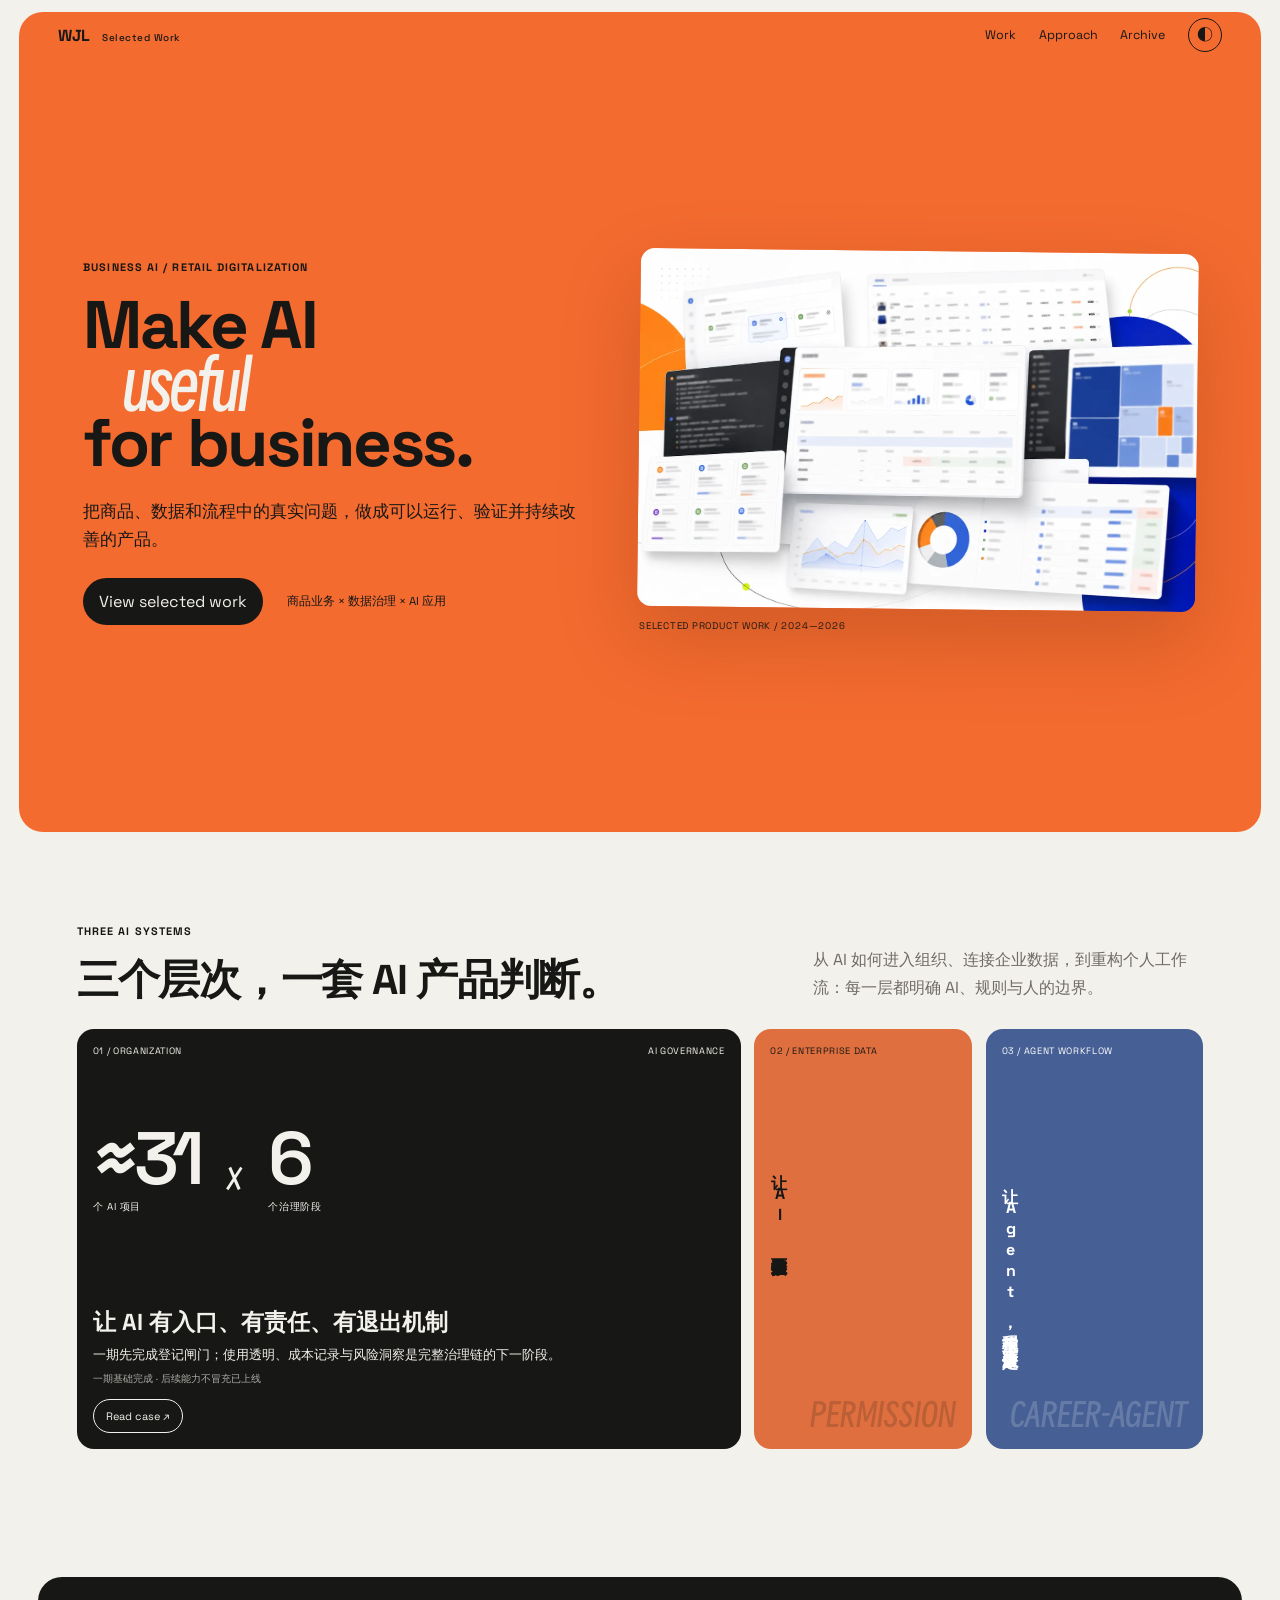
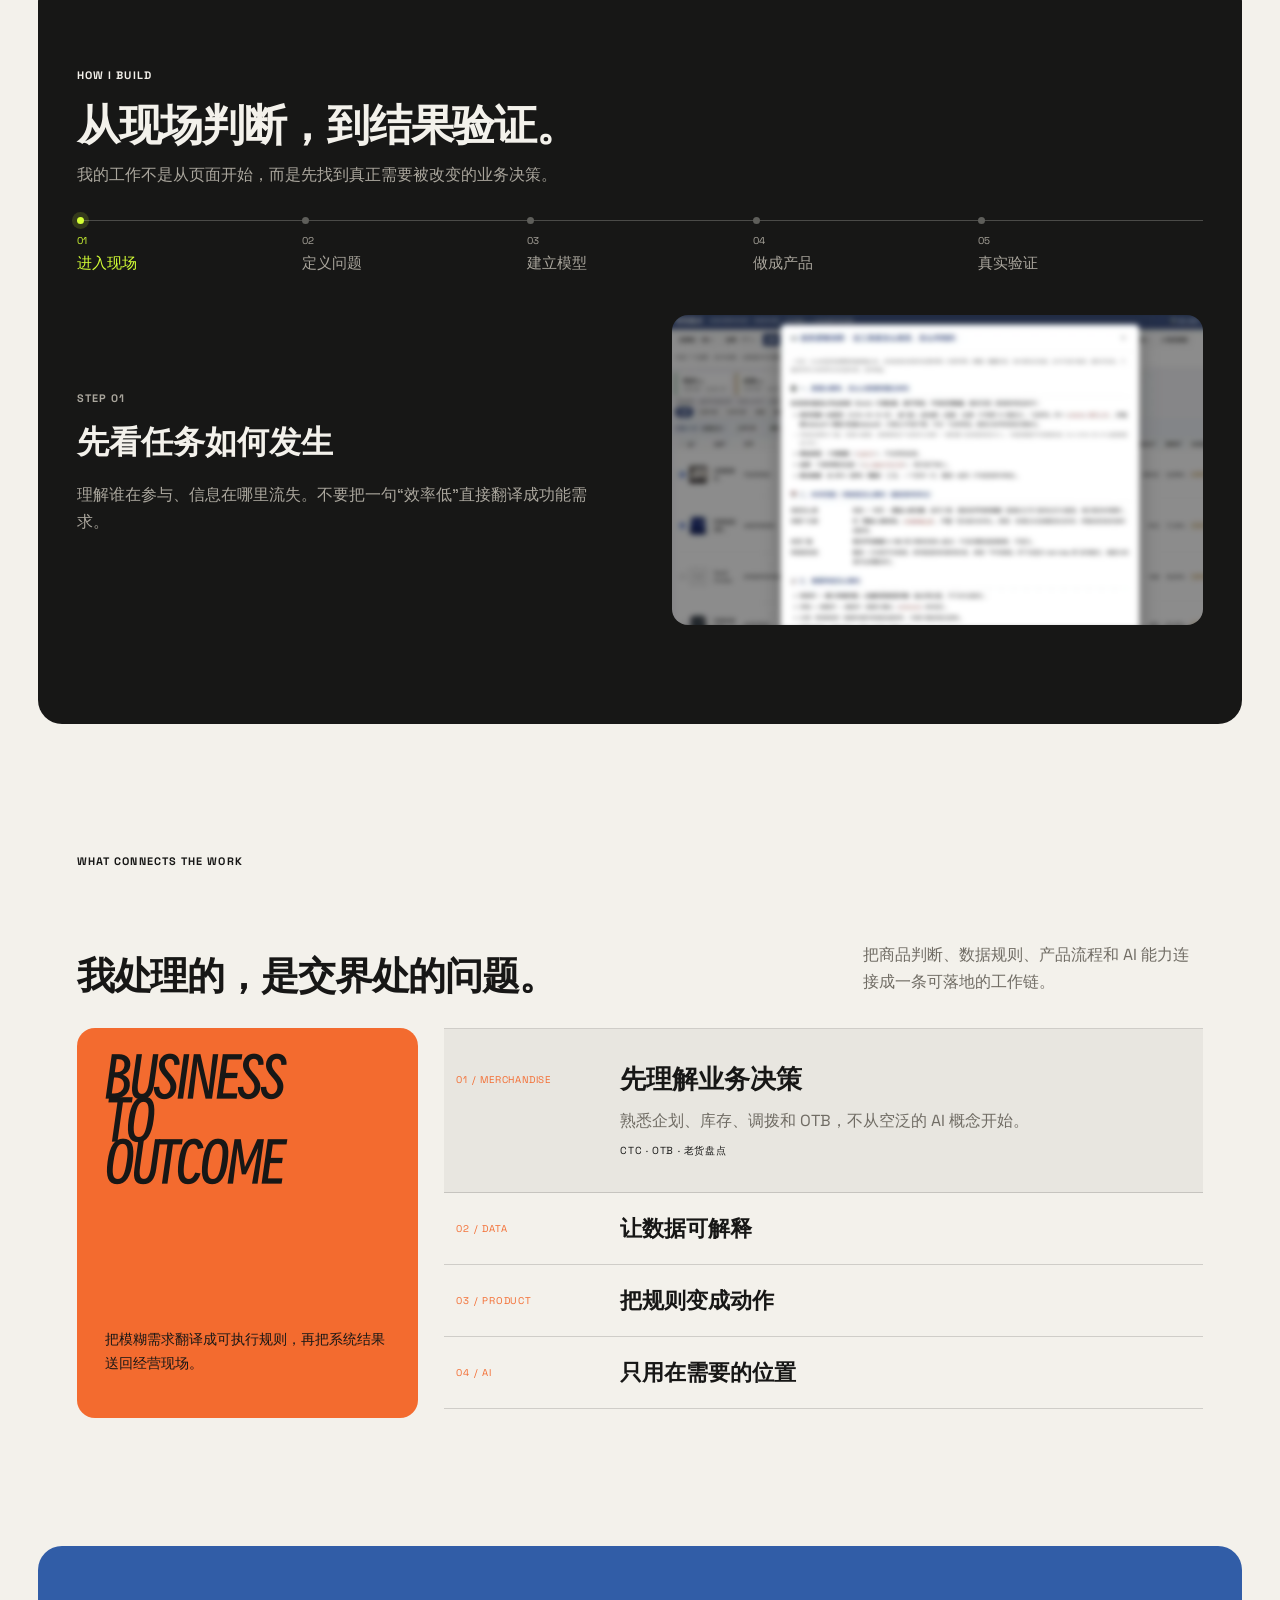
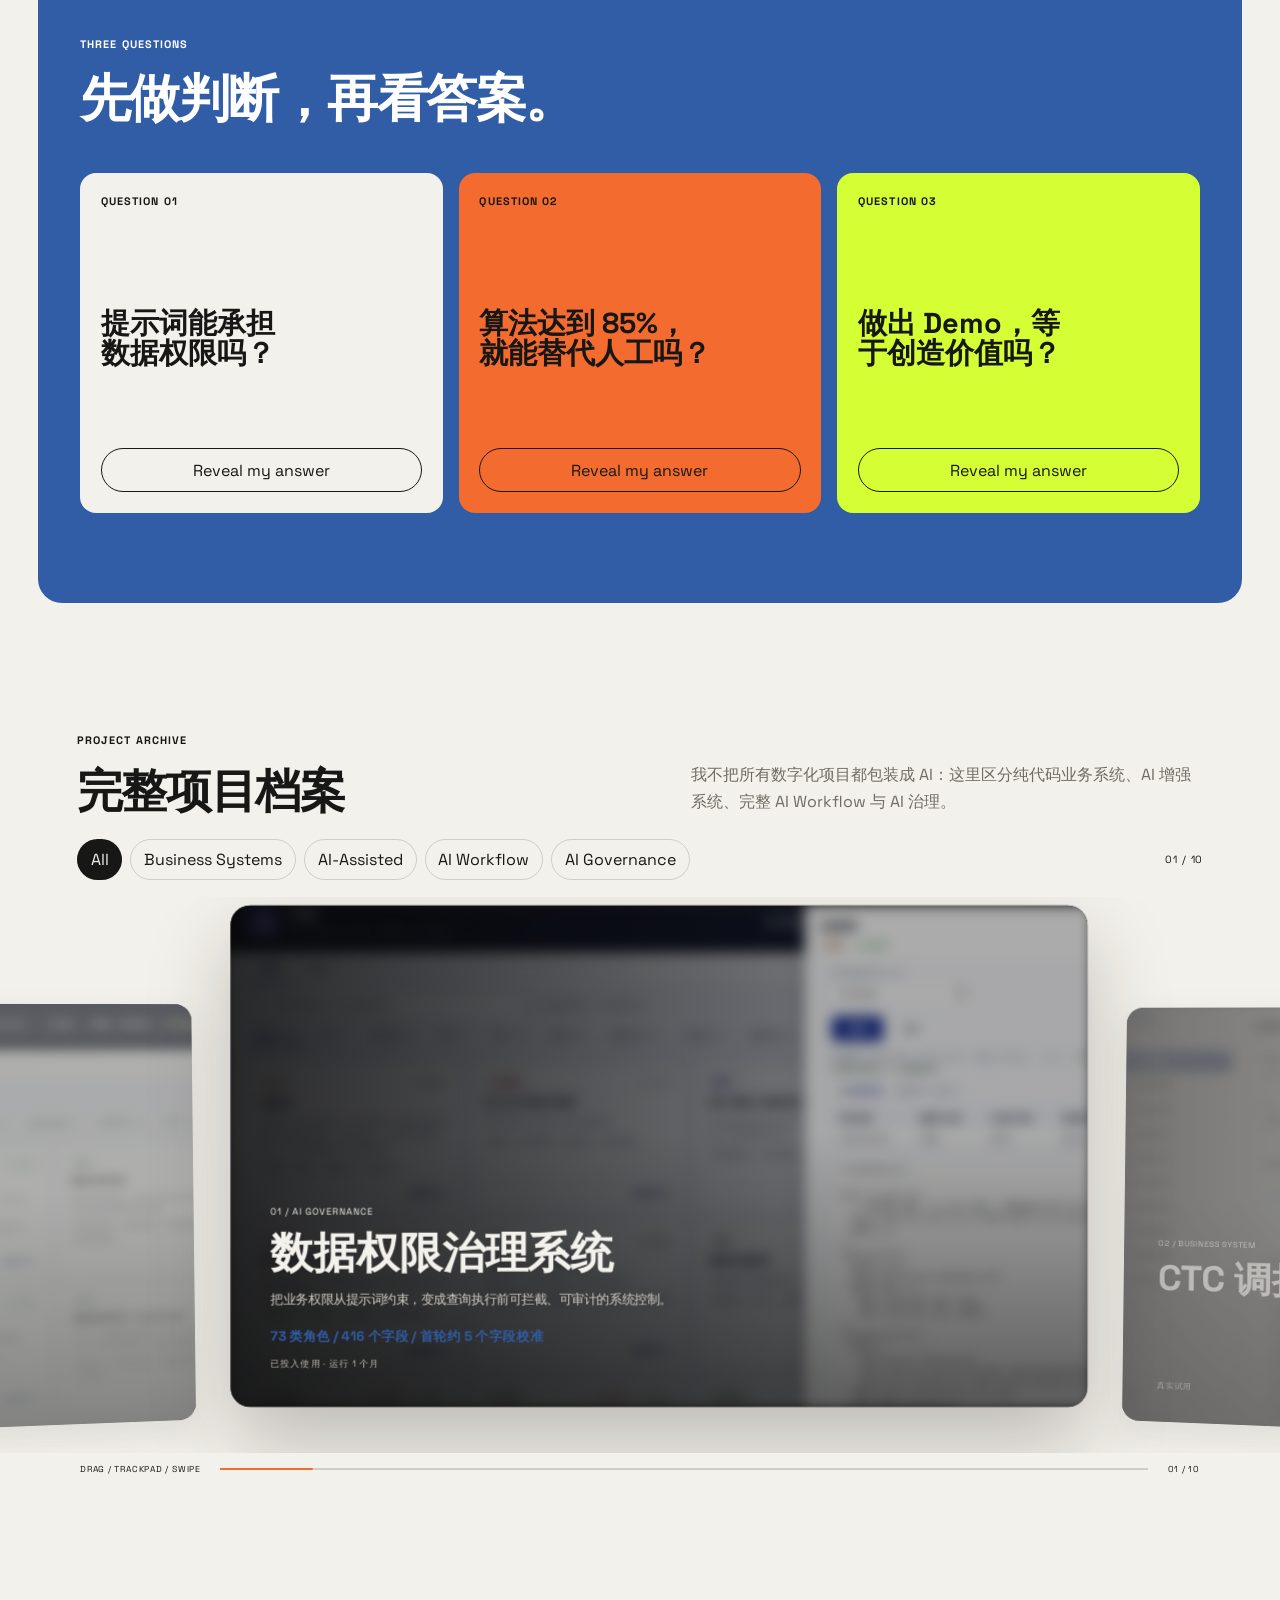
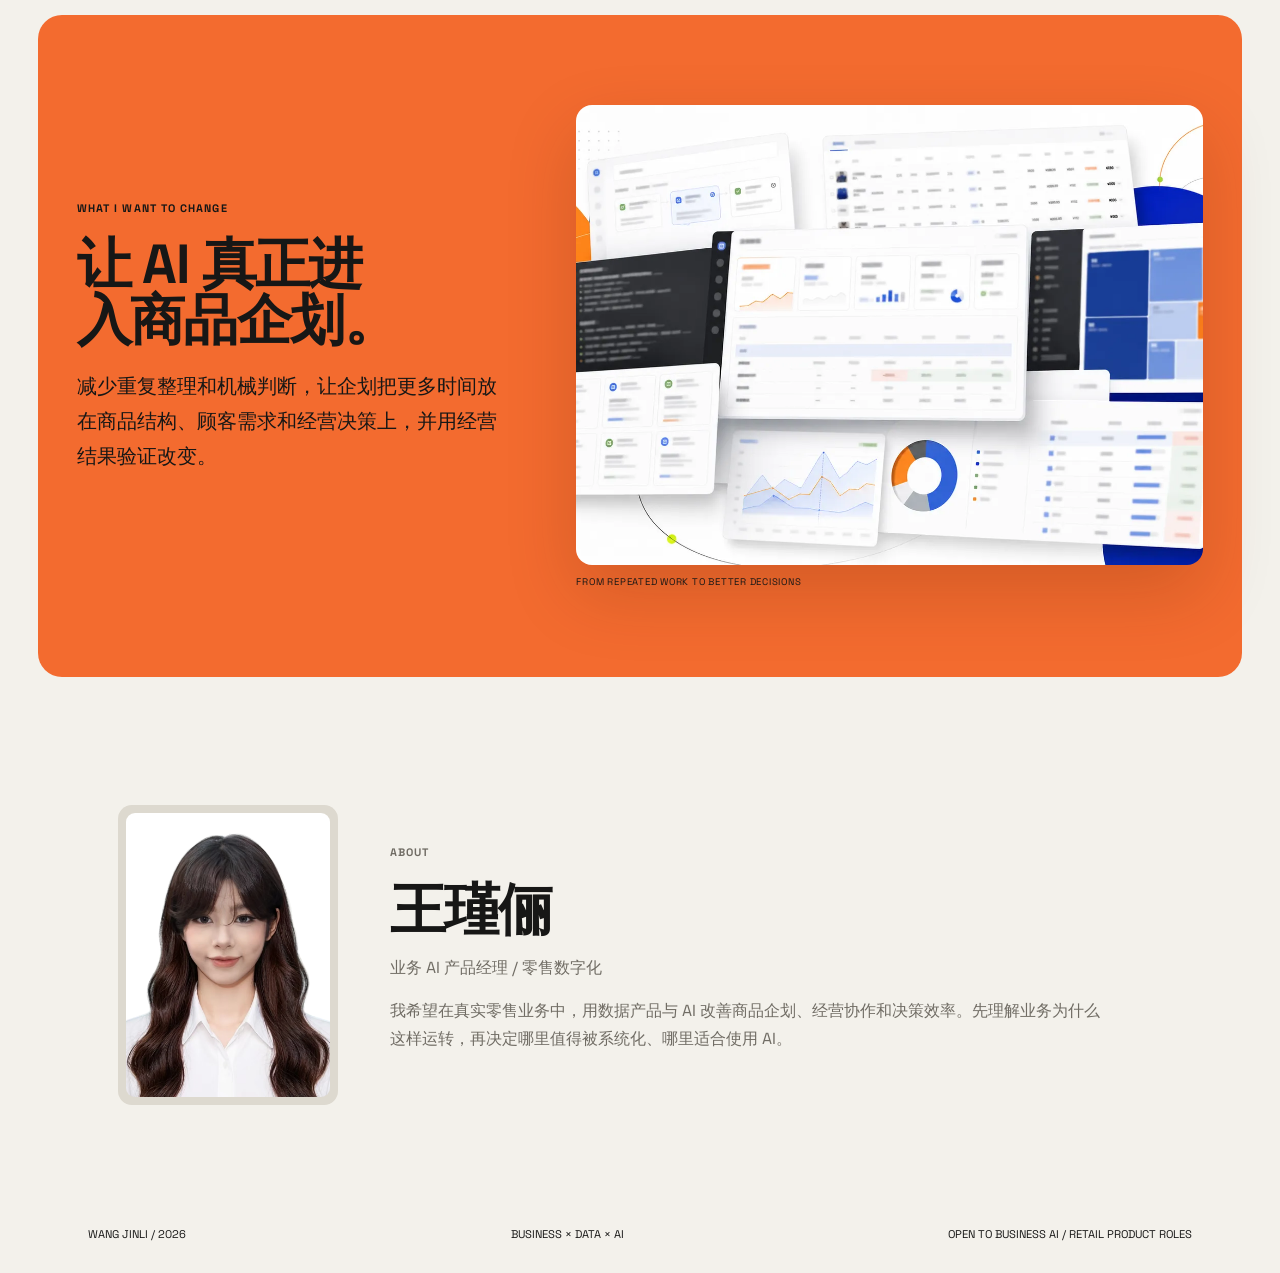
<file: index.html>
<!doctype html>
<html lang="zh-CN">
<head>
  <meta charset="utf-8">
  <meta name="viewport" content="width=device-width, initial-scale=1, viewport-fit=cover">
  <meta name="description" content="王瑾俪的业务 AI、商品企划与零售数字化作品集">
  <title>王瑾俪 | Business × Data × AI</title>
  <link rel="preload" as="image" href="assets/hero-collage.webp" type="image/webp">
  <link rel="stylesheet" href="styles.css">
</head>
<body>
  <a class="skip" href="#work">跳到项目</a>
  <header class="nav">
    <a class="logo" href="#top">WJL <span>Selected Work</span></a>
    <nav><a href="#work">Work</a><a href="#approach">Approach</a><a href="#archive">Archive</a><button id="themeToggle">◐</button></nav>
  </header>

  <main id="top">
    <section class="hero">
      <div class="hero-copy">
        <p class="label">BUSINESS AI / RETAIL DIGITALIZATION</p>
        <h1><span>Make AI</span><em>useful</em><span>for business.</span></h1>
        <p class="hero-cn">把商品、数据和流程中的真实问题，做成可以运行、验证并持续改善的产品。</p>
        <div class="hero-actions"><a href="#work">View selected work</a><span>商品业务 × 数据治理 × AI 应用</span></div>
      </div>
      <figure class="hero-media">
        <img src="assets/hero-collage.webp" width="1400" height="899" fetchpriority="high" decoding="async" alt="零售数字化系统界面拼贴">
        <figcaption>SELECTED PRODUCT WORK / 2024—2026</figcaption>
      </figure>
    </section>

    <section class="work" id="work">
      <header class="work-heading"><div><p class="label">THREE AI SYSTEMS</p><h2>三个层次，<br>一套 AI 产品判断。</h2></div><p>从 AI 如何进入组织、连接企业数据，到重构个人工作流：每一层都明确 AI、规则与人的边界。</p></header>
      <div class="impact-board" id="impactBoard">
        <article class="impact-card active" tabindex="0" data-impact="hive">
          <div class="impact-top"><span>01 / ORGANIZATION</span><span>AI GOVERNANCE</span></div>
          <div class="impact-metric"><div><b>≈31</b><small>个 AI 项目</small></div><i>×</i><div><b>6</b><small>个治理阶段</small></div></div>
          <div class="impact-story"><h3>让 AI 有入口、有责任、有退出机制</h3><p>一期先完成登记闸门；使用透明、成本记录与风险洞察是完整治理链的下一阶段。</p><small>一期基础完成 · 后续能力不冒充已上线</small><button data-open="hive">Read case ↗</button></div>
        </article>
        <article class="impact-card" tabindex="0" data-impact="permission">
          <div class="impact-top"><span>02 / ENTERPRISE DATA</span><span>IN PRODUCTION</span></div>
          <div class="impact-metric single"><div><b>73</b><small>类真实角色</small></div><i>×</i><div><b>416</b><small>个分级字段</small></div></div>
          <div class="impact-story"><h3>让 AI 在可信边界内连接企业数据</h3><p>身份、权限、受控查询、输出校验和审计进入同一条真实链路。</p><small>已运行 1 个月 · 首轮约 5 个字段校准</small><button data-open="permission">Read case ↗</button></div>
        </article>
        <article class="impact-card" tabindex="0" data-impact="career-agent">
          <div class="impact-top"><span>03 / AGENT WORKFLOW</span><span>LOCAL PRODUCT</span></div>
          <div class="impact-metric workflow-metric"><div><b>4</b><small>DISCOVER · ANALYZE<br>REVIEW · ACT</small></div></div>
          <div class="impact-story"><h3>让 Agent 重构流程，但不替人做决定</h3><p>发现岗位、理解 JD、生成草稿；用户确认后，系统才执行模拟沟通并完整留痕。</p><small>可运行本地产品 · Human-in-the-Loop</small><button data-open="career-agent">Open workflow ↗</button></div>
        </article>
      </div>
    </section>

    <section class="approach" id="approach">
      <header><p class="label">HOW I BUILD</p><h2>从现场判断，到结果验证。</h2><p>我的工作不是从页面开始，而是先找到真正需要被改变的业务决策。</p></header>
      <div class="stepper" role="tablist">
        <button class="step active" data-step="0"><i>01</i><span>进入现场</span></button>
        <button class="step" data-step="1"><i>02</i><span>定义问题</span></button>
        <button class="step" data-step="2"><i>03</i><span>建立模型</span></button>
        <button class="step" data-step="3"><i>04</i><span>做成产品</span></button>
        <button class="step" data-step="4"><i>05</i><span>真实验证</span></button>
      </div>
      <article class="step-panel" id="stepPanel" aria-live="polite"></article>
    </section>

    <section class="strengths">
      <header><p class="label">WHAT CONNECTS THE WORK</p><h2>我处理的，是交界处的问题。</h2><p>把商品判断、数据规则、产品流程和 AI 能力连接成一条可落地的工作链。</p></header>
      <div class="strength-stage">
        <div class="strength-lead"><span>BUSINESS<br>TO<br>OUTCOME</span><p>把模糊需求翻译成可执行规则，再把系统结果送回经营现场。</p></div>
        <div class="strength-rails">
          <button class="strength-rail active"><span>01 / MERCHANDISE</span><strong>先理解业务决策</strong><p>熟悉企划、库存、调拨和 OTB，不从空泛的 AI 概念开始。</p><small>CTC · OTB · 老货盘点</small></button>
          <button class="strength-rail"><span>02 / DATA</span><strong>让数据可解释</strong><p>处理指标口径、身份权限、筛选范围和异常值，让结果经得起对数。</p><small>权限治理 · 字典消歧</small></button>
          <button class="strength-rail"><span>03 / PRODUCT</span><strong>把规则变成动作</strong><p>设计角色、状态、异常、审批与回滚，让产品进入真实工作链。</p><small>行政采购 · AI 项目治理</small></button>
          <button class="strength-rail"><span>04 / AI</span><strong>只用在需要的位置</strong><p>AI 辅助理解和执行，但不生成业务事实，也不替代结果验证。</p><small>Useful, not decorative</small></button>
        </div>
      </div>
    </section>

    <section class="principles">
      <header><p class="label">THREE QUESTIONS</p><h2>先做判断，再看答案。</h2></header>
      <div class="question-list" id="questionList"></div>
    </section>

    <section class="archive" id="archive">
      <header><div><p class="label">PROJECT ARCHIVE</p><h2>完整项目档案</h2></div><p>我不把所有数字化项目都包装成 AI：这里区分纯代码业务系统、AI 增强系统、完整 AI Workflow 与 AI 治理。</p></header>
      <div class="archive-toolbar">
        <div class="filters"><button class="active" data-filter="all">All</button><button data-filter="business-system">Business Systems</button><button data-filter="ai-assisted">AI-Assisted</button><button data-filter="ai-workflow">AI Workflow</button><button data-filter="ai-governance">AI Governance</button></div>
        <div class="archive-actions"><span id="archiveCounter">10 PROJECTS</span></div>
      </div>
      <div class="archive-reel">
        <div class="reel-track" id="reelGrid" aria-label="横向胶片项目浏览"></div>
        <div class="reel-footer"><span>DRAG / TRACKPAD / SWIPE</span><div class="reel-progress"><i id="reelProgress"></i></div><span id="reelCount">01 / 10</span></div>
      </div>
    </section>

    <section class="direction">
      <div class="direction-copy"><p class="label">WHAT I WANT TO CHANGE</p><h2>让 AI 真正进入商品企划。</h2><p>减少重复整理和机械判断，让企划把更多时间放在商品结构、顾客需求和经营决策上，并用经营结果验证改变。</p></div>
      <figure><img src="assets/hero-collage.webp" width="1400" height="899" loading="lazy" decoding="async" alt="脱敏的商品企划数字化系统界面"><figcaption>FROM REPEATED WORK TO BETTER DECISIONS</figcaption></figure>
    </section>

    <section class="about">
      <div class="portrait"><img src="assets/id-photo.webp" width="832" height="1042" loading="lazy" decoding="async" alt="王瑾俪"></div>
      <div><p class="label">ABOUT</p><h2>王瑾俪</h2><p>业务 AI 产品经理 / 零售数字化</p><p>我希望在真实零售业务中，用数据产品与 AI 改善商品企划、经营协作和决策效率。先理解业务为什么这样运转，再决定哪里值得被系统化、哪里适合使用 AI。</p></div>
    </section>
  </main>

  <footer><span>WANG JINLI / 2026</span><span>BUSINESS × DATA × AI</span><span>OPEN TO BUSINESS AI / RETAIL PRODUCT ROLES</span></footer>

  <aside class="detail" id="detail" aria-hidden="true" aria-label="项目案例详情">
    <nav class="detail-nav"><button id="detailClose">← Back to archive</button><span id="detailCount"></span><div><button id="detailPrev">← Prev</button><button id="detailNext">Next →</button></div></nav>
    <article class="case-page">
      <header class="case-hero">
        <div class="case-hero-copy"><p class="case-kicker" id="detailType"></p><h2 id="detailTitle"></h2><p class="case-summary" id="detailSummary"></p><div class="case-meta"><span id="detailStatus"></span><b id="detailProof"></b></div></div>
        <figure class="case-visual" id="detailVisual"></figure>
      </header>
      <section class="case-intro"><p class="case-section-label">CASE IN ONE LINE</p><h3 id="detailThesis"></h3><dl><div><dt>MY ROLE</dt><dd id="detailRole"></dd></div><div><dt>MATURITY</dt><dd id="detailMaturity"></dd></div></dl></section>
      <section class="case-story"><div class="case-story-title"><p class="case-section-label">01 / BUSINESS CONTEXT</p><h3>先理解业务，<br>再设计产品。</h3></div><div class="case-story-body"><p class="case-lead" id="detailContext"></p><div class="case-users"><span>WHO IT SERVES</span><p id="detailUsers"></p></div><p id="detailProblem"></p></div></section>
      <section class="case-solution"><div class="case-story-title"><p class="case-section-label">02 / SOLUTION</p><h3>我把问题<br>做成了什么。</h3></div><div><p class="case-lead" id="detailSolution"></p><ul class="feature-list" id="detailFeatures"></ul></div></section>
      <section class="case-ai"><div><p class="case-section-label" id="detailLogicLabel">03 / SYSTEM LOGIC</p><h3 id="detailAiTitle"></h3><p id="detailAiNote"></p></div><div class="ai-split" id="detailAiSplit"></div></section>
      <section class="case-flow"><div class="case-story-title"><p class="case-section-label">04 / FROM INPUT TO OUTCOME</p><h3>产品如何进入<br>真实工作链。</h3></div><ol id="detailProcess"></ol></section>
      <section class="case-contribution"><div><p class="case-section-label">05 / MY CONTRIBUTION</p><h3>我具体负责的部分</h3><ul id="detailWork"></ul></div><div><p class="case-section-label">KEY PRODUCT DECISIONS</p><ul id="detailDecisions"></ul></div></section>
      <section class="case-proof"><div><p>EVIDENCE & OUTCOME</p><strong id="detailProofLarge"></strong></div><p id="detailEvidence"></p></section>
      <section class="case-boundary"><p>VALIDATION STATUS</p><h3 id="detailBoundary"></h3><div><span>NEXT STEP</span><p id="detailNextStep"></p></div></section>
      <button class="case-next" id="detailNextCase"><span>NEXT CASE</span><strong id="detailNextTitle"></strong><i>↗</i></button>
    </article>
  </aside>
  <script src="app.js"></script>
</body>
</html>
</file>
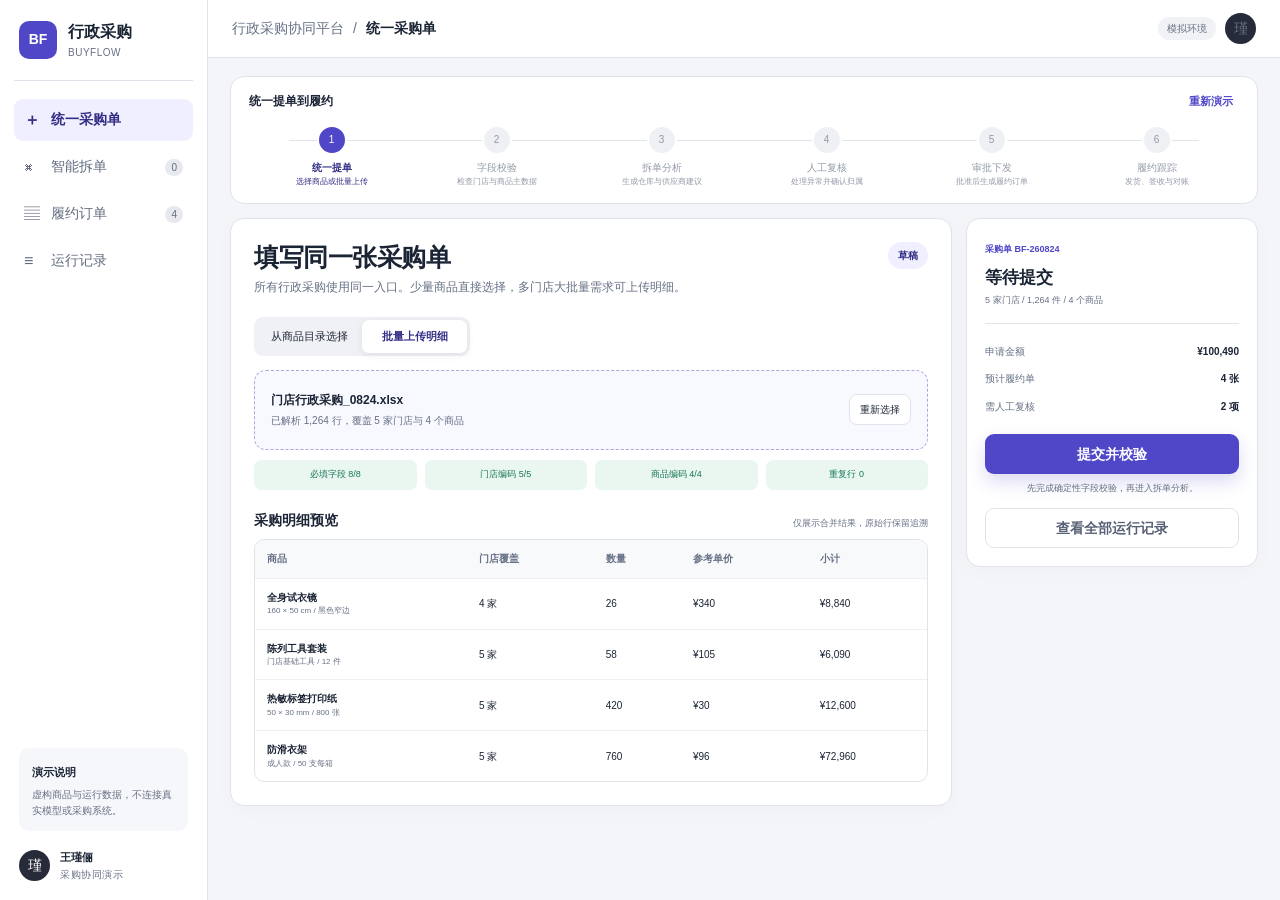
<file: demos/buyflow-bundle.html>
<!doctype html>
<html lang="zh-CN">
<head>
  <meta charset="utf-8">
  <meta name="viewport" content="width=device-width,initial-scale=1">
  <title>行政采购协同平台 · Buyflow</title>
  <style>:root{--accent:#4f46c8;--accent-dark:#322d85;--accent-soft:#efefff;--ink:#1b2435;--muted:#667085;--bg:#f3f5f8;--card:#fff;--line:#dfe3ea;--green:#187657;--green-soft:#eaf7f1;--amber:#9a6219;--amber-soft:#fff4dc;--red:#b5484f;--shadow:0 14px 40px rgba(34,39,58,.07)}
*{box-sizing:border-box}html{background:var(--bg)}body{margin:0;color:var(--ink);background:var(--bg);font:14px/1.55 -apple-system,BlinkMacSystemFont,"PingFang SC","Microsoft YaHei",sans-serif}button,input,select,textarea{font:inherit;color:inherit}button{cursor:pointer}:focus-visible{outline:3px solid rgba(79,70,200,.28);outline-offset:2px}::selection{background:#dcd9ff;color:#24205f}
.buy-shell{min-height:100vh;display:grid;grid-template-columns:208px minmax(0,1fr)}.sidebar{height:100vh;position:sticky;top:0;background:#fff;border-right:1px solid var(--line);display:flex;flex-direction:column;padding:18px 14px}.brand{display:flex;align-items:center;gap:11px;padding:2px 5px 20px;border-bottom:1px solid var(--line)}.brand>i{width:38px;height:38px;border-radius:10px;display:grid;place-items:center;background:var(--accent);color:#fff;font-style:normal;font-weight:800}.brand span,.user span{display:flex;flex-direction:column;min-width:0}.brand b{font-size:16px}.brand small,.user small{font-size:10px;color:var(--muted);letter-spacing:.05em}
.sidebar nav{display:grid;gap:5px;padding-top:18px}.sidebar nav button{position:relative;min-height:42px;border:0;border-radius:9px;background:transparent;color:#636d7f;text-align:left;display:grid;grid-template-columns:27px 1fr auto;align-items:center;padding:0 10px}.sidebar nav button:hover{background:#f6f6fb;color:var(--ink)}.sidebar nav button.active{background:var(--accent-soft);color:var(--accent-dark);font-weight:700}.sidebar nav button i{font-style:normal;font-size:16px}.sidebar nav button em{font-style:normal;font-size:10px;background:#e8e9ef;border-radius:99px;padding:1px 6px}.sidebar-note{margin:auto 5px 18px;padding:13px;background:#f6f7fa;border-radius:10px}.sidebar-note b{font-size:11px}.sidebar-note p{margin:5px 0 0;color:var(--muted);font-size:10px}.user{display:flex;align-items:center;gap:10px;padding:0 5px}.user>i,.avatar{width:31px;height:31px;border-radius:50%;display:grid;place-items:center;background:#272a38;color:#fff;font-style:normal}.user b{font-size:11px}
.topbar{height:58px;background:#fff;border-bottom:1px solid var(--line);display:flex;align-items:center;justify-content:space-between;padding:0 24px;position:sticky;top:0;z-index:10}.topbar>div{display:flex;align-items:center;gap:9px}.topbar span,.topbar i{color:var(--muted);font-style:normal}.demo-state{padding:4px 9px;border-radius:99px;background:#f1f2f5;font-size:10px}.page{padding:18px 22px 42px;max-width:1480px;margin:auto}
.flow-card,.panel{background:var(--card);border:1px solid var(--line);border-radius:14px}.flow-card{padding:15px 18px}.flow-head{display:flex;justify-content:space-between;align-items:center;margin-bottom:14px}.flow-head strong{font-size:12px}.flow-head button,.text-button{border:0;background:transparent;color:var(--accent);font-weight:700;font-size:11px}.flow-track{display:grid;grid-template-columns:repeat(6,1fr);position:relative}.flow-track::before{content:"";position:absolute;left:4%;right:4%;top:15px;height:1px;background:var(--line)}.flow-step{position:relative;text-align:center;color:#9299a7}.flow-step i{position:relative;z-index:1;width:30px;height:30px;margin:auto;border-radius:50%;display:grid;place-items:center;background:#eef0f4;border:2px solid #fff;font-style:normal;font-size:10px}.flow-step span{display:block;margin-top:5px;font-size:10px}.flow-step small{display:block;font-size:8px}.flow-step.active{color:var(--accent-dark)}.flow-step.active i{background:var(--accent);color:#fff}.flow-step.active span{font-weight:700}.flow-step.done{color:var(--green)}.flow-step.done i{background:var(--green);color:#fff}
.stage{margin-top:14px;display:grid;grid-template-columns:minmax(0,1fr) 292px;gap:14px;align-items:start}.panel{box-shadow:0 5px 20px rgba(30,36,56,.025)}.panel-main{padding:23px;min-width:0}.panel-main.wide{padding:23px}.panel-side{padding:18px;position:sticky;top:76px}.stage-title{display:flex;justify-content:space-between;align-items:flex-start;gap:20px;margin-bottom:20px}.stage-title h1{font-size:25px;line-height:1.2;margin:0 0 6px;letter-spacing:-.02em}.stage-title p{margin:0;color:var(--muted);max-width:670px;font-size:12px}.status-pill{display:inline-flex;align-items:center;border-radius:99px;background:var(--accent-soft);color:var(--accent-dark);padding:6px 10px;font-size:10px;font-weight:700;white-space:nowrap}.status-pill.green{background:var(--green-soft);color:var(--green)}.status-pill.amber{background:var(--amber-soft);color:var(--amber)}
.mode-switch{display:inline-grid;grid-template-columns:1fr 1fr;padding:3px;background:#f0f1f5;border-radius:9px;margin-bottom:14px}.mode-switch button{border:0;background:transparent;padding:8px 14px;border-radius:7px;font-size:11px}.mode-switch button.active{background:#fff;color:var(--accent-dark);font-weight:700;box-shadow:0 2px 8px rgba(28,33,50,.08)}.upload-box,.catalog-pick{min-height:80px;border:1px dashed #aaa6df;background:#f8f8ff;border-radius:12px;padding:16px;display:flex;align-items:center;justify-content:space-between}.upload-box div{display:grid;gap:3px}.upload-box b,.catalog-pick b{font-size:12px}.upload-box span,.catalog-pick p{color:var(--muted);font-size:10px;margin:0}.upload-box button{border:1px solid var(--line);background:#fff;border-radius:8px;padding:7px 10px;font-size:10px}.validation-strip{display:grid;grid-template-columns:repeat(4,1fr);gap:8px;margin:10px 0}.validation-strip span{padding:8px 10px;border-radius:7px;background:var(--green-soft);color:var(--green);font-size:9px;text-align:center}.table-head{display:flex;align-items:end;justify-content:space-between;margin:20px 0 8px}.table-head h2{font-size:14px;margin:0}.table-head span{font-size:9px;color:var(--muted)}.table-wrap{overflow:auto;border:1px solid var(--line);border-radius:10px}table{width:100%;border-collapse:collapse;min-width:620px}th,td{text-align:left;padding:11px 12px;border-bottom:1px solid #edf0f4;font-size:10px}th{background:#f8f9fb;color:var(--muted);font-weight:600}tbody tr:last-child td{border-bottom:0}td b,td small{display:block}td small{color:var(--muted);font-size:8px}
.side-head{padding-bottom:15px;border-bottom:1px solid var(--line)}.side-head>span{font-size:9px;color:var(--accent);font-weight:700}.side-head h3{font-size:17px;margin:6px 0 3px}.side-head p{margin:0;color:var(--muted);font-size:9px}.panel-side dl{margin:0;padding:14px 0}.panel-side dl div{display:flex;justify-content:space-between;gap:8px;padding:6px 0}.panel-side dt{color:var(--muted);font-size:10px}.panel-side dd{margin:0;font-weight:700;font-size:10px}.primary,.secondary{width:100%;min-height:40px;border-radius:9px;font-weight:700;white-space:nowrap}.primary{border:0;background:var(--accent);color:#fff;box-shadow:0 8px 18px rgba(79,70,200,.2)}.primary:hover{background:#433ab5}.primary:active,.secondary:active{transform:translateY(1px)}.secondary{border:1px solid var(--line);background:#fff;color:#596276}.action-help{text-align:center;color:var(--muted);font-size:9px;margin:8px 0 12px}
.check-grid{display:grid;grid-template-columns:repeat(4,1fr);gap:10px}.check-grid article{padding:16px;border-top:2px solid var(--accent);background:#f8f8fb}.check-grid b{display:block;font-size:22px}.check-grid span,.check-grid small{display:block}.check-grid span{font-size:10px;font-weight:700}.check-grid small{font-size:8px;color:var(--muted)}.boundary-note{margin-top:16px;padding:16px;background:#eef3f8;border-radius:10px}.boundary-note b{font-size:11px}.boundary-note p{margin:5px 0 0;color:#5f6d7c;font-size:10px}
.analysis-progress{display:grid;grid-template-columns:1fr .9fr;gap:16px}.analysis-steps{display:grid}.analysis-steps article{display:grid;grid-template-columns:30px 1fr;gap:11px;padding:12px 0;border-bottom:1px solid var(--line);opacity:.55}.analysis-steps article.active,.analysis-steps article.done{opacity:1}.analysis-steps i{width:28px;height:28px;border-radius:50%;display:grid;place-items:center;background:#eef0f4;font-style:normal}.analysis-steps .done i{background:var(--green-soft);color:var(--green)}.analysis-steps .active i{background:var(--accent);color:#fff}.analysis-steps b,.analysis-steps span{display:block}.analysis-steps b{font-size:11px}.analysis-steps span{color:var(--muted);font-size:9px}.live-log,.trace-block pre{margin:0;padding:16px;background:#202431;color:#cfd5e2;border-radius:10px;font:10px/1.9 ui-monospace,SFMono-Regular,monospace;white-space:pre-wrap}
.split-summary{display:flex;align-items:center;gap:12px;padding:14px 16px;background:#f6f7fa;border-radius:10px}.split-summary div{display:grid}.split-summary b{font-size:18px}.split-summary span{font-size:9px;color:var(--muted)}.split-summary i{font-style:normal;color:#a1a7b2}.split-summary strong{margin-left:auto;color:var(--green);font-size:10px}.review-alert{display:flex;align-items:center;justify-content:space-between;margin:12px 0;padding:12px 14px;background:var(--amber-soft);border-radius:9px}.review-alert b,.review-alert span{display:block}.review-alert b{font-size:11px}.review-alert span{font-size:9px;color:#785a31}.review-alert button,.fulfillment-card button{border:1px solid #d6b778;background:#fff;border-radius:7px;padding:7px 10px;font-size:9px}.fulfillment-grid{display:grid;grid-template-columns:repeat(2,1fr);gap:11px}.fulfillment-card{border:1px solid var(--line);border-radius:11px;padding:14px;min-width:0}.fulfillment-card header{display:flex;justify-content:space-between;gap:10px}.fulfillment-card header div{display:grid}.fulfillment-card header span{font-size:8px;color:var(--muted)}.fulfillment-card header b{font-size:11px}.fulfillment-card>strong{display:inline-block;margin-top:14px;font-size:22px}.fulfillment-card>small{margin-left:8px;color:var(--muted)}.fulfillment-card p{min-height:32px;color:var(--muted);font-size:9px}.fulfillment-card footer{padding-top:10px;border-top:1px solid var(--line)}.fulfillment-card footer span,.fulfillment-card footer b{display:block}.fulfillment-card footer span{font-size:8px;color:var(--muted)}.fulfillment-card footer b{font-size:9px}.fulfillment-card button{margin-top:10px}.confidence{font-style:normal;color:var(--green);font-size:9px}.confidence.medium{color:var(--amber)}
.approval-card{padding:18px;background:#f7f7ff;border:1px solid #dedcff;border-radius:11px}.approval-card>div b,.approval-card>div span{display:block}.approval-card>div span{color:var(--muted);font-size:9px}.approval-card dl{display:grid;grid-template-columns:repeat(4,1fr);gap:8px;margin:17px 0 0}.approval-card dl div{background:#fff;padding:10px}.approval-card dt{font-size:8px;color:var(--muted)}.approval-card dd{margin:4px 0 0;font-size:10px;font-weight:700}.order-table{border:1px solid var(--line);border-radius:10px;overflow:hidden}.order-row{display:grid;grid-template-columns:100px 1.3fr 90px 90px 110px;gap:10px;align-items:center;padding:12px;border-bottom:1px solid var(--line);font-size:10px}.order-row:last-child{border:0}.order-row.head{background:#f7f8fa;color:var(--muted);font-size:9px}.order-row em{font-style:normal;color:var(--green)}.lineage{margin-top:14px;display:flex;align-items:center;gap:8px;flex-wrap:wrap;padding:12px;background:#f7f8fa;border-radius:9px;font-size:9px}.lineage i{font-style:normal;color:var(--accent)}.complete{text-align:center;padding:34px 18px}.complete>i{width:52px;height:52px;margin:auto;border-radius:50%;display:grid;place-items:center;background:var(--green);color:#fff;font-style:normal;font-size:24px}.complete h1{font-size:24px;margin:17px 0 5px}.complete p{max-width:570px;margin:auto;color:var(--muted)}.complete>div{display:flex;justify-content:center;gap:10px;margin-top:20px}.complete>div span{padding:12px 16px;background:#f7f8fa;border-radius:9px;font-size:9px}.complete>div b{display:block;font-size:17px}
.model-console{display:grid;grid-template-columns:1.4fr 1fr 1fr 1fr;background:#262a37;color:#fff;border-radius:11px;overflow:hidden}.model-console div{padding:14px;border-right:1px solid #3b4050}.model-console div:last-child{border:0}.model-console span,.model-console b{display:block}.model-console span{font-size:8px;color:#9fa6b6}.model-console b{font-size:10px;margin-top:4px}.run-list{margin-top:14px;display:grid;gap:7px}.run-row{width:100%;display:grid;grid-template-columns:1.4fr .8fr .8fr .7fr;gap:10px;align-items:center;border:1px solid var(--line);background:#fff;border-radius:9px;padding:12px;text-align:left}.run-row:hover{border-color:#aaa6df}.run-row div{display:grid}.run-row div span{font-size:8px;color:var(--muted)}.run-row>span,.run-row em,.run-row strong{font-size:9px;font-style:normal}.run-row em{color:var(--amber)}.run-row strong{color:var(--green)}.empty-state{text-align:center;padding:40px}.empty-state b{font-size:16px}.empty-state p{color:var(--muted)}.empty-state .primary{width:auto;padding:0 18px}
.drawer-layer{position:fixed;inset:0;z-index:50;background:rgba(24,28,39,.5);display:none;justify-content:flex-end}.drawer-layer.open{display:flex}.run-drawer{height:100%;width:min(680px,94vw);overflow:auto;background:#fff;box-shadow:-20px 0 60px rgba(20,23,34,.18)}.run-drawer>header{position:sticky;top:0;z-index:1;display:flex;align-items:center;justify-content:space-between;padding:18px 20px;background:#fff;border-bottom:1px solid var(--line)}.run-drawer header span{font-size:8px;color:var(--accent);font-weight:700}.run-drawer header h2{margin:3px 0 0;font-size:20px}.run-drawer header button{border:0;background:#f0f1f4;width:34px;height:34px;border-radius:50%;font-size:20px}.run-drawer>#runDetail{padding:20px}.run-meta{display:grid;grid-template-columns:1fr 1fr;gap:8px}.run-meta div{padding:11px;background:#f6f7f9}.run-meta span,.run-meta b{display:block}.run-meta span{font-size:8px;color:var(--muted)}.run-meta b{font-size:10px;margin-top:3px}.trace-block{margin-top:20px}.trace-block h3{font-size:12px}.trace-block ul{padding-left:19px;color:#4f5b6c;font-size:10px}.decision-list{display:grid;grid-template-columns:1fr 1fr;gap:8px}.decision-list div{padding:11px;border:1px solid var(--line)}.decision-list b,.decision-list span{display:block}.decision-list b{font-size:10px}.decision-list span{font-size:9px;color:var(--muted);margin-top:3px}.run-stats{display:flex;flex-wrap:wrap;gap:7px}.run-stats span{padding:6px 8px;background:var(--accent-soft);color:var(--accent-dark);font-size:9px}.trace-block>p{color:var(--muted);font-size:9px}.toast{position:fixed;right:22px;bottom:22px;z-index:80;background:#252936;color:#fff;padding:11px 15px;border-radius:8px;box-shadow:var(--shadow);opacity:0;transform:translateY(12px);pointer-events:none;transition:.2s}.toast.show{opacity:1;transform:none}
@media(max-width:1050px){.buy-shell{grid-template-columns:74px minmax(0,1fr)}.sidebar{padding-inline:9px}.brand{justify-content:center}.brand span,.sidebar nav button span,.sidebar-note,.user span{display:none}.sidebar nav button{grid-template-columns:1fr auto;text-align:center}.user{justify-content:center}.stage{grid-template-columns:minmax(0,1fr) 250px}.check-grid{grid-template-columns:1fr 1fr}.fulfillment-grid{grid-template-columns:1fr}.approval-card dl{grid-template-columns:1fr 1fr}}
@media(max-width:780px){body{font-size:16px}.page{padding:12px}.flow-card{padding:12px 8px}.flow-track{overflow-x:auto;grid-template-columns:repeat(6,92px);padding-bottom:5px}.stage{grid-template-columns:1fr}.panel-side{position:static}.analysis-progress{grid-template-columns:1fr}.model-console{grid-template-columns:1fr 1fr}.model-console div:nth-child(2){border-right:0}.run-row{grid-template-columns:1fr 1fr}.order-row{grid-template-columns:80px 1fr 80px}.order-row>*:nth-child(4),.order-row>*:nth-child(5){display:none}.validation-strip{grid-template-columns:1fr 1fr}.stage-title{display:block}.stage-title>.status-pill,.stage-title>.text-button{margin-top:10px}.complete>div{flex-direction:column}}
@media(max-width:560px){.buy-shell{grid-template-columns:1fr}.sidebar{display:none}.topbar{padding:0 13px}.topbar>div:first-child span,.topbar>div:first-child i,.demo-state{display:none}.flow-head{padding:0 5px}.panel-main{padding:16px}.stage-title h1{font-size:22px}.check-grid,.fulfillment-grid,.approval-card dl,.decision-list,.run-meta{grid-template-columns:1fr}.split-summary{flex-wrap:wrap}.split-summary strong{width:100%;margin-left:0}.model-console{grid-template-columns:1fr}.model-console div{border-right:0;border-bottom:1px solid #3b4050}.run-row{grid-template-columns:1fr}.upload-box{align-items:flex-start;gap:10px;flex-direction:column}.table-head{display:block}.table-head span{display:block;margin-top:4px}.flow-step small{display:none}}
.buy-shell>main,.flow-card{min-width:0}.flow-card{overflow:hidden}
@media(prefers-reduced-motion:reduce){*{scroll-behavior:auto!important;transition:none!important}}
</style>
</head>
<body>
  <div class="buy-shell">
    <aside class="sidebar">
      <div class="brand"><i>BF</i><span><b>行政采购</b><small>BUYFLOW</small></span></div>
      <nav aria-label="演示导航">
        <button data-nav="draft" class="active" aria-label="统一采购单"><i>＋</i><span>统一采购单</span></button>
        <button data-nav="analysis" aria-label="智能拆单"><i>⌘</i><span>智能拆单</span><em id="analysisBadge">0</em></button>
        <button data-nav="orders" aria-label="履约订单"><i>▤</i><span>履约订单</span><em>4</em></button>
        <button data-nav="logs" aria-label="运行记录"><i>≡</i><span>运行记录</span></button>
      </nav>
      <div class="sidebar-note"><b>演示说明</b><p>虚构商品与运行数据，不连接真实模型或采购系统。</p></div>
      <div class="user"><i>瑾</i><span><b>王瑾俪</b><small>采购协同演示</small></span></div>
    </aside>

    <main>
      <header class="topbar">
        <div><span>行政采购协同平台</span><i>/</i><b id="crumb">统一采购单</b></div>
        <div class="top-actions"><span class="demo-state">模拟环境</span><span class="avatar">瑾</span></div>
      </header>

      <div class="page">
        <section class="flow-card" aria-label="采购流程">
          <div class="flow-head"><strong>统一提单到履约</strong><button data-action="reset">重新演示</button></div>
          <div class="flow-track" id="flowTrack"></div>
        </section>
        <section class="stage" id="stageMount" aria-live="polite"></section>
      </div>
    </main>
  </div>

  <div class="drawer-layer" id="logLayer" aria-hidden="true">
    <section class="run-drawer" role="dialog" aria-modal="true" aria-labelledby="runDrawerTitle">
      <header><div><span>RUN DETAIL</span><h2 id="runDrawerTitle">运行详情</h2></div><button data-action="close-log" aria-label="关闭运行详情">×</button></header>
      <div id="runDetail"></div>
    </section>
  </div>

  <div class="toast" id="toast" role="status"></div>
  <script>const $ = selector => document.querySelector(selector);
const $$ = selector => [...document.querySelectorAll(selector)];

const flowSteps = [
  ['统一提单', '选择商品或批量上传'],
  ['字段校验', '检查门店与商品主数据'],
  ['拆单分析', '生成仓库与供应商建议'],
  ['人工复核', '处理异常并确认归属'],
  ['审批下发', '批准后生成履约订单'],
  ['履约跟踪', '发货、签收与对账']
];

const catalog = [
  { id:'mirror', name:'全身试衣镜', spec:'160 × 50 cm / 黑色窄边', price:340, qty:26, stores:4 },
  { id:'tools', name:'陈列工具套装', spec:'门店基础工具 / 12 件', price:105, qty:58, stores:5 },
  { id:'paper', name:'热敏标签打印纸', spec:'50 × 30 mm / 800 张', price:30, qty:420, stores:5 },
  { id:'hanger', name:'防滑衣架', spec:'成人款 / 50 支每箱', price:96, qty:760, stores:5 }
];

const runs = [];
let state = 'draft';
let inputMode = 'upload';
let activeRun = null;
let toastTimer;
const stateIndex = { draft:0, validated:1, analyzing:2, review:3, approval:4, orders:5, completed:5, logs:2 };

function money(n){ return '¥' + n.toLocaleString('zh-CN'); }
function totalAmount(){ return catalog.reduce((s,x)=>s+x.qty*x.price,0); }
function now(){ return new Date().toLocaleTimeString('zh-CN',{hour:'2-digit',minute:'2-digit',second:'2-digit'}); }
function showToast(text){ const el=$('#toast'); el.textContent=text; el.classList.add('show'); clearTimeout(toastTimer); toastTimer=setTimeout(()=>el.classList.remove('show'),2200); }

function renderFlow(){
  const active=stateIndex[state];
  $('#flowTrack').innerHTML=flowSteps.map((step,i)=>`<div class="flow-step ${i<active?'done':i===active?'active':''}"><i>${i<active?'✓':i+1}</i><span>${step[0]}</span><small>${step[1]}</small></div>`).join('');
}

function summarySide(title,action,label,help){
  return `<aside class="panel panel-side"><div class="side-head"><span>采购单 BF-260824</span><h3>${title}</h3><p>5 家门店 / 1,264 件 / 4 个商品</p></div><dl><div><dt>申请金额</dt><dd>${money(totalAmount())}</dd></div><div><dt>预计履约单</dt><dd>${activeRun?activeRun.orders:4} 张</dd></div><div><dt>需人工复核</dt><dd>${activeRun?activeRun.exceptions:2} 项</dd></div></dl><button class="primary" data-action="${action}">${label}</button><p class="action-help">${help}</p><button class="secondary" data-nav="logs">查看全部运行记录</button></aside>`;
}

function renderDraft(){
  const rows=catalog.map(x=>`<tr><td><b>${x.name}</b><small>${x.spec}</small></td><td>${x.stores} 家</td><td>${x.qty.toLocaleString('zh-CN')}</td><td>${money(x.price)}</td><td>${money(x.qty*x.price)}</td></tr>`).join('');
  return `<section class="panel panel-main"><div class="stage-title"><div><h1>填写同一张采购单</h1><p>所有行政采购使用同一入口。少量商品直接选择，多门店大批量需求可上传明细。</p></div><span class="status-pill">草稿</span></div><div class="mode-switch"><button data-mode="catalog" class="${inputMode==='catalog'?'active':''}">从商品目录选择</button><button data-mode="upload" class="${inputMode==='upload'?'active':''}">批量上传明细</button></div>${inputMode==='upload'?`<div class="upload-box"><div><b>门店行政采购_0824.xlsx</b><span>已解析 1,264 行，覆盖 5 家门店与 4 个商品</span></div><button data-action="replace-file">重新选择</button></div><div class="validation-strip"><span>必填字段 8/8</span><span>门店编码 5/5</span><span>商品编码 4/4</span><span>重复行 0</span></div>`:`<div class="catalog-pick"><b>商品目录</b><p>演示已选择 4 个商品，可继续调整数量。</p></div>`}<div class="table-head"><h2>采购明细预览</h2><span>仅展示合并结果，原始行保留追溯</span></div><div class="table-wrap"><table><thead><tr><th>商品</th><th>门店覆盖</th><th>数量</th><th>参考单价</th><th>小计</th></tr></thead><tbody>${rows}</tbody></table></div></section>${summarySide('等待提交','validate','提交并校验','先完成确定性字段校验，再进入拆单分析。')}`;
}

function createRun(){
  const id='RUN-260824-'+String(runs.length+1).padStart(3,'0');
  const run={id,time:now(),status:'运行中',model:'ModelVerse / 通用推理模型',prompt:'PROC-SPLIT v1.4',workflow:'WF-PROC-06',orders:4,exceptions:2,confidence:'中',duration:'8.6s',tokens:'6,842',cost:'¥0.18'};
  runs.unshift(run); activeRun=run; $('#analysisBadge').textContent=runs.length;
}

function renderValidated(){
  return `<section class="panel panel-main"><div class="stage-title"><div><h1>字段校验通过</h1><p>采购明细已冻结为输入快照。仓库库存、供应商目录和门店地址已完成关联。</p></div><span class="status-pill green">可分析</span></div><div class="check-grid"><article><b>1,264</b><span>有效明细行</span><small>空值 0 / 重复 0</small></article><article><b>5</b><span>有效门店</span><small>地址与编码完整</small></article><article><b>4</b><span>商品主数据</span><small>均可关联履约来源</small></article><article><b>2</b><span>需语义判断</span><small>存在混合履约可能</small></article></div><div class="boundary-note"><b>进入 AI 前的数据边界</b><p>模型只接收脱敏后的商品描述、需求数量与候选履约来源。金额计算、库存扣减和审批权限由系统规则执行。</p></div></section>${summarySide('可以开始分析','run-ai','运行智能拆单','运行会生成新的记录，结果不会自动下发。')}`;
}

function renderAnalyzing(){
  return `<section class="panel panel-main"><div class="stage-title"><div><h1>正在生成拆单建议</h1><p>${activeRun.id} 正在处理冻结后的采购快照。</p></div><span class="status-pill amber">运行中</span></div><div class="analysis-progress"><div class="analysis-steps"><article class="done"><i>✓</i><div><b>载入受控上下文</b><span>仓库库存、供应商商品目录、门店需求</span></div></article><article class="done"><i>✓</i><div><b>规则先行校验</b><span>锁定可用库存与禁止采购项</span></div></article><article class="active"><i>3</i><div><b>模型生成归类建议</b><span>识别同品多源与跨门店合并机会</span></div></article><article><i>4</i><div><b>输出结构校验</b><span>金额、数量与原申请必须守恒</span></div></article></div><pre class="live-log">[${activeRun.time}] 输入快照已锁定\n[规则] 仓库可发 732 件，供应商候选 2 家\n[模型] 正在归类 2 个混合履约商品\n[等待] 输出结构与总量校验</pre></div></section>${summarySide('分析运行中','noop','正在分析','此演示会在短暂延迟后生成结果。')}`;
}

function fulfillmentCards(){
  const cards=[['中心仓发货','WH-01','732 件','5 家门店','标签纸 420 件 / 衣架 300 件 / 试衣镜 12 件','高','库存快照与门店需求均完整'],['晨川办公用品','PO-A','312 件','5 家门店','工具套装 58 件 / 衣架 254 件','高','目录匹配且交期满足'],['远桥商业物资','PO-B','208 件','4 家门店','衣架 206 件 / 试衣镜 2 件','中','试衣镜需确认包装与配送限制'],['远桥商业物资','PO-C','12 件','2 家门店','试衣镜 12 件','中','跨区直送节省中转，但运费待确认']];
  return `<div class="fulfillment-grid">${cards.map((x,i)=>`<article class="fulfillment-card"><header><div><span>${x[1]}</span><b>${x[0]}</b></div><em class="confidence ${x[5]==='中'?'medium':''}">${x[5]}置信</em></header><strong>${x[2]}</strong><small>${x[3]}</small><p>${x[4]}</p><footer><span>判断依据</span><b>${x[6]}</b></footer>${i>1?`<button data-action="mark-reviewed" data-card="${i}">标记已复核</button>`:''}</article>`).join('')}</div>`;
}

function renderReview(){
  return `<section class="panel panel-main wide"><div class="stage-title"><div><h1>复核拆单建议</h1><p>AI 建议与最终决定分别留存。先处理异常，再提交下发审批。</p></div><button class="text-button" data-action="open-log" data-run="${activeRun.id}">查看 ${activeRun.id} 运行依据</button></div><div class="split-summary"><div><b>1,264</b><span>原始需求</span></div><i>=</i><div><b>732</b><span>仓库发货</span></div><i>+</i><div><b>532</b><span>供应商采购</span></div><strong>数量守恒 ✓</strong></div><div class="review-alert"><div><b>2 项需要人工确认</b><span>涉及跨区运费与易碎品配送，不会自动下发。</span></div><button data-action="review-all">逐项确认</button></div>${fulfillmentCards()}</section>${summarySide('等待人工复核','submit-approval','提交下发审批','确认后保留 AI 原建议和人工最终版本。')}`;
}

function renderApproval(){
  return `<section class="panel panel-main"><div class="stage-title"><div><h1>等待下发审批</h1><p>审批人看到原始申请、拆单建议、人工调整和异常处理记录。</p></div><span class="status-pill amber">待审批</span></div><div class="approval-card"><div><b>采购执行单 BF-260824</b><span>仓库发货 1 张 / 供应商采购 3 张</span></div><dl><div><dt>原需求数量</dt><dd>1,264 件</dd></div><div><dt>最终拆单数量</dt><dd>1,264 件</dd></div><div><dt>人工调整</dt><dd>2 项已复核</dd></div><div><dt>外部动作</dt><dd>审批通过后生成订单</dd></div></dl></div></section>${summarySide('等待审批','approve','模拟审批通过','批准后才生成仓库任务和供应商订单。')}`;
}

function renderOrders(){
  return `<section class="panel panel-main wide"><div class="stage-title"><div><h1>履约订单已生成</h1><p>仓库与供应商只处理各自订单，门店仍可从原采购单追踪全部到货。</p></div><span class="status-pill green">已下发</span></div><div class="order-table"><div class="order-row head"><span>履约单</span><span>来源</span><span>数量</span><span>覆盖门店</span><span>状态</span></div>${[['WH-01','中心仓','732','5','拣货中'],['PO-A','晨川办公用品','312','5','已接单'],['PO-B','远桥商业物资','208','4','待接单'],['PO-C','远桥商业物资','12','2','待确认运费']].map(x=>`<div class="order-row"><b>${x[0]}</b><span>${x[1]}</span><span>${x[2]} 件</span><span>${x[3]} 家</span><em>${x[4]}</em></div>`).join('')}</div><div class="lineage"><b>追溯关系</b><span>原采购单 BF-260824</span><i>→</i><span>分析运行 ${activeRun.id}</span><i>→</i><span>人工复核版本 V2</span><i>→</i><span>4 张履约单</span></div></section>${summarySide('订单已下发','complete','模拟完成履约','后续物流、签收与对账继续回写原采购单。')}`;
}

function renderCompleted(){
  return `<section class="panel panel-main"><div class="complete"><i>✓</i><h1>采购履约闭环</h1><p>5 家门店的需求已完成拆单、审批、发货与签收。AI 建议、人工修改和最终订单均可追溯。</p><div><span><b>1,264</b>件已签收</span><span><b>4</b>张履约单</span><span><b>0</b>数量差异</span></div></div></section>${summarySide('演示完成','reset','重新走一遍','所有内容均为虚构演示数据。')}`;
}

function runDetail(run){
  return `<div class="run-meta"><div><span>运行编号</span><b>${run.id}</b></div><div><span>模型</span><b>${run.model}</b></div><div><span>Prompt / Workflow</span><b>${run.prompt} / ${run.workflow}</b></div><div><span>状态</span><b>${run.status}</b></div></div><section class="trace-block"><h3>输入与来源</h3><ul><li>采购快照 BF-260824-V1：1,264 行，5 家门店，4 个商品</li><li>中心仓库存快照：2026-08-24 16:40</li><li>供应商商品目录：SUP-CAT-20260823</li><li>门店地址与配送限制：STORE-MASTER-V7</li></ul></section><section class="trace-block"><h3>判断变量与采用规则</h3><div class="decision-list"><div><b>仓库库存优先</b><span>可用库存满足且配送时效合格时，先生成仓库任务。</span></div><div><b>供应商归类</b><span>按商品目录匹配、区域覆盖、交期和最小起订量形成候选。</span></div><div><b>混合履约</b><span>单一来源不足时拆分数量，原需求总量必须守恒。</span></div><div><b>人工升级</b><span>运费未知、易碎配送或来源冲突时进入人工复核。</span></div></div></section><section class="trace-block"><h3>结构化输出</h3><pre>仓库发货 732 件\n供应商采购 532 件\n生成履约建议 4 张\n异常 2 项\n总量校验 1264 = 732 + 532，通过</pre></section><section class="trace-block"><h3>运行与治理</h3><div class="run-stats"><span>总体置信：${run.confidence}</span><span>耗时：${run.duration}</span><span>Token：${run.tokens}</span><span>模拟成本：${run.cost}</span></div><p>置信等级依据数据完整性、来源一致性、规则确定性与模型输出稳定性综合判断。所有外部下发均需人工审批。</p></section>`;
}

function renderLogs(){
  const list=runs.length?runs.map(r=>`<button class="run-row" data-action="open-log" data-run="${r.id}"><div><b>${r.id}</b><span>${r.time} / ${r.prompt}</span></div><span>${r.orders} 张建议单</span><em>${r.exceptions} 项复核</em><strong>${r.status}</strong></button>`).join(''):`<div class="empty-state"><b>还没有运行记录</b><p>提交采购单并运行智能拆单后，每次分析都会在这里单独留档。</p><button class="primary" data-nav="draft">去填写采购单</button></div>`;
  return `<section class="panel panel-main wide"><div class="stage-title"><div><h1>分析运行记录</h1><p>按运行编号追溯输入快照、模型与 Prompt 版本、判断依据、异常和最终处置。</p></div><span class="status-pill">${runs.length} 次运行</span></div><div class="model-console"><div><span>当前模型</span><b>ModelVerse / 通用推理模型</b></div><div><span>Prompt 版本</span><b>PROC-SPLIT v1.4</b></div><div><span>低置信处理</span><b>强制人工复核</b></div><div><span>执行权限</span><b>仅建议，不可自动下发</b></div></div><div class="run-list">${list}</div></section>`;
}

function render(){
  renderFlow();
  const map={draft:renderDraft,validated:renderValidated,analyzing:renderAnalyzing,review:renderReview,approval:renderApproval,orders:renderOrders,completed:renderCompleted,logs:renderLogs};
  $('#stageMount').innerHTML=(map[state]||renderDraft)();
  const labels={draft:'统一采购单',validated:'字段校验',analyzing:'拆单分析',review:'人工复核',approval:'审批下发',orders:'履约订单',completed:'履约完成',logs:'运行记录'};
  $('#crumb').textContent=labels[state];
  $$('[data-nav]').forEach(b=>{const n=b.dataset.nav;b.classList.toggle('active',n==='draft'&&state==='draft'||n==='analysis'&&['validated','analyzing','review','approval'].includes(state)||n==='orders'&&['orders','completed'].includes(state)||n==='logs'&&state==='logs')});
}

function reset(){ state='draft'; inputMode='upload'; activeRun=null; runs.length=0; $('#analysisBadge').textContent='0'; render(); showToast('演示已重置'); }

document.addEventListener('click',event=>{
  const mode=event.target.closest('[data-mode]'); if(mode){ inputMode=mode.dataset.mode; render(); return; }
  const nav=event.target.closest('[data-nav]'); if(nav){ const n=nav.dataset.nav; if(n==='draft')state='draft'; else if(n==='analysis')state=activeRun?'review':'validated'; else if(n==='orders')state=activeRun?'orders':'draft'; else if(n==='logs')state='logs'; render(); return; }
  const button=event.target.closest('[data-action]'); if(!button)return;
  const action=button.dataset.action;
  if(action==='validate'){state='validated';showToast('1,264 行明细校验通过');render()}
  else if(action==='run-ai'){createRun();state='analyzing';render();setTimeout(()=>{if(!activeRun)return;activeRun.status='待复核';if(state==='analyzing'){state='review';render();showToast('拆单建议已生成，2 项需复核')}},1200)}
  else if(action==='review-all'||action==='mark-reviewed'){showToast('异常已标记为人工复核');button.textContent='已复核 ✓';button.disabled=true}
  else if(action==='submit-approval'){state='approval';showToast('最终拆单已提交审批');render()}
  else if(action==='approve'){activeRun.status='已批准';state='orders';showToast('审批通过，4 张履约单已生成');render()}
  else if(action==='complete'){state='completed';render()}
  else if(action==='reset'){reset()}
  else if(action==='replace-file'){showToast('演示版保留当前模拟文件')}
  else if(action==='open-log'){const run=runs.find(r=>r.id===button.dataset.run)||activeRun;if(!run)return;$('#runDetail').innerHTML=runDetail(run);$('#logLayer').classList.add('open');$('#logLayer').setAttribute('aria-hidden','false')}
  else if(action==='close-log'){closeLog()}
});

function closeLog(){ $('#logLayer').classList.remove('open'); $('#logLayer').setAttribute('aria-hidden','true'); }
document.addEventListener('keydown',e=>{if(e.key==='Escape')closeLog()});
render();
</script>
</body>
</html>
</file>
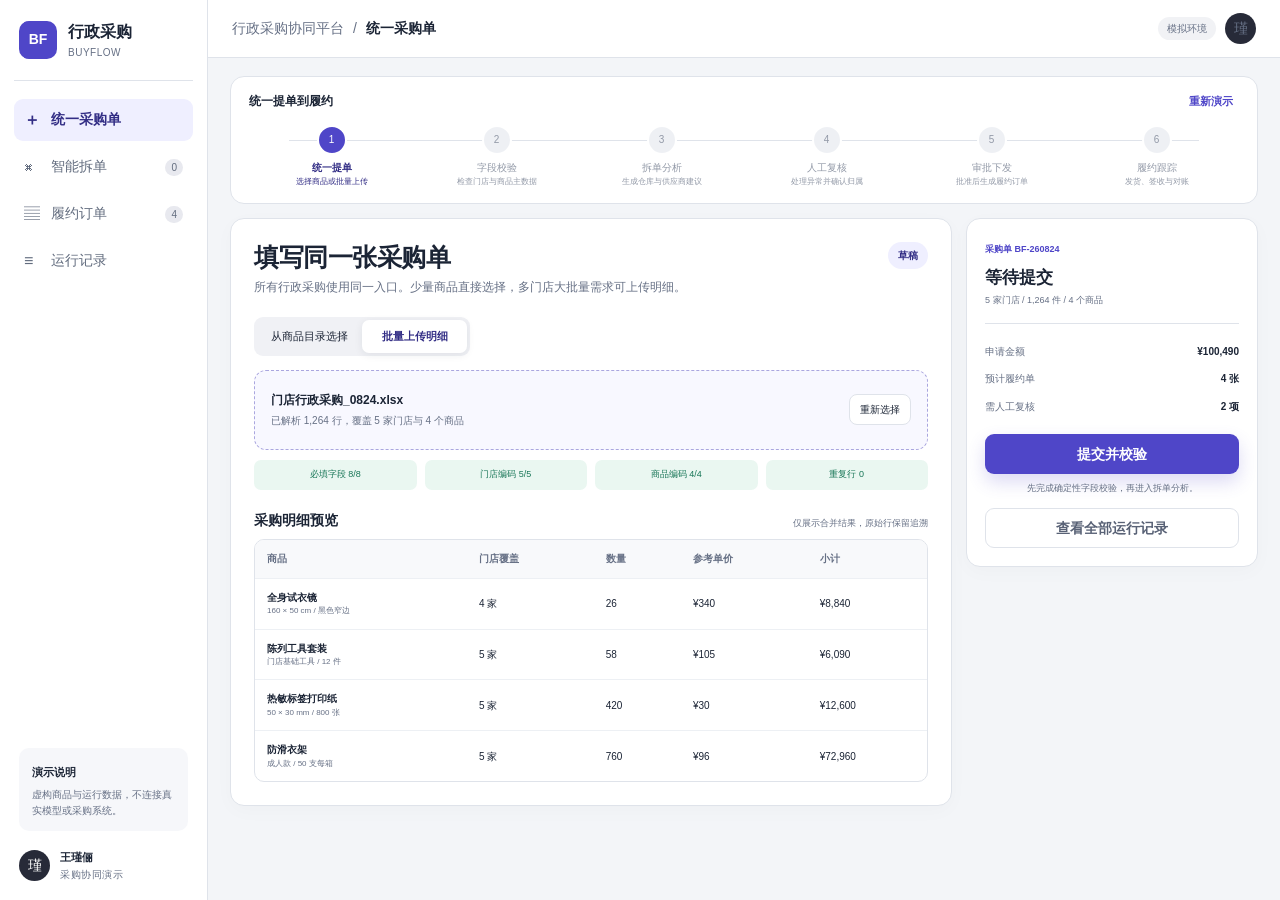
<file: demos/buyflow.html>
<!doctype html>
<html lang="zh-CN">
<head>
  <meta charset="utf-8">
  <meta name="viewport" content="width=device-width,initial-scale=1">
  <title>行政采购协同平台 · Buyflow</title>
  <link rel="stylesheet" href="buyflow-demo.css">
</head>
<body>
  <div class="buy-shell">
    <aside class="sidebar">
      <div class="brand"><i>BF</i><span><b>行政采购</b><small>BUYFLOW</small></span></div>
      <nav aria-label="演示导航">
        <button data-nav="draft" class="active" aria-label="统一采购单"><i>＋</i><span>统一采购单</span></button>
        <button data-nav="analysis" aria-label="智能拆单"><i>⌘</i><span>智能拆单</span><em id="analysisBadge">0</em></button>
        <button data-nav="orders" aria-label="履约订单"><i>▤</i><span>履约订单</span><em>4</em></button>
        <button data-nav="logs" aria-label="运行记录"><i>≡</i><span>运行记录</span></button>
      </nav>
      <div class="sidebar-note"><b>演示说明</b><p>虚构商品与运行数据，不连接真实模型或采购系统。</p></div>
      <div class="user"><i>瑾</i><span><b>王瑾俪</b><small>采购协同演示</small></span></div>
    </aside>

    <main>
      <header class="topbar">
        <div><span>行政采购协同平台</span><i>/</i><b id="crumb">统一采购单</b></div>
        <div class="top-actions"><span class="demo-state">模拟环境</span><span class="avatar">瑾</span></div>
      </header>

      <div class="page">
        <section class="flow-card" aria-label="采购流程">
          <div class="flow-head"><strong>统一提单到履约</strong><button data-action="reset">重新演示</button></div>
          <div class="flow-track" id="flowTrack"></div>
        </section>
        <section class="stage" id="stageMount" aria-live="polite"></section>
      </div>
    </main>
  </div>

  <div class="drawer-layer" id="logLayer" aria-hidden="true">
    <section class="run-drawer" role="dialog" aria-modal="true" aria-labelledby="runDrawerTitle">
      <header><div><span>RUN DETAIL</span><h2 id="runDrawerTitle">运行详情</h2></div><button data-action="close-log" aria-label="关闭运行详情">×</button></header>
      <div id="runDetail"></div>
    </section>
  </div>

  <div class="toast" id="toast" role="status"></div>
  <script src="buyflow-demo.js"></script>
</body>
</html>
</file>
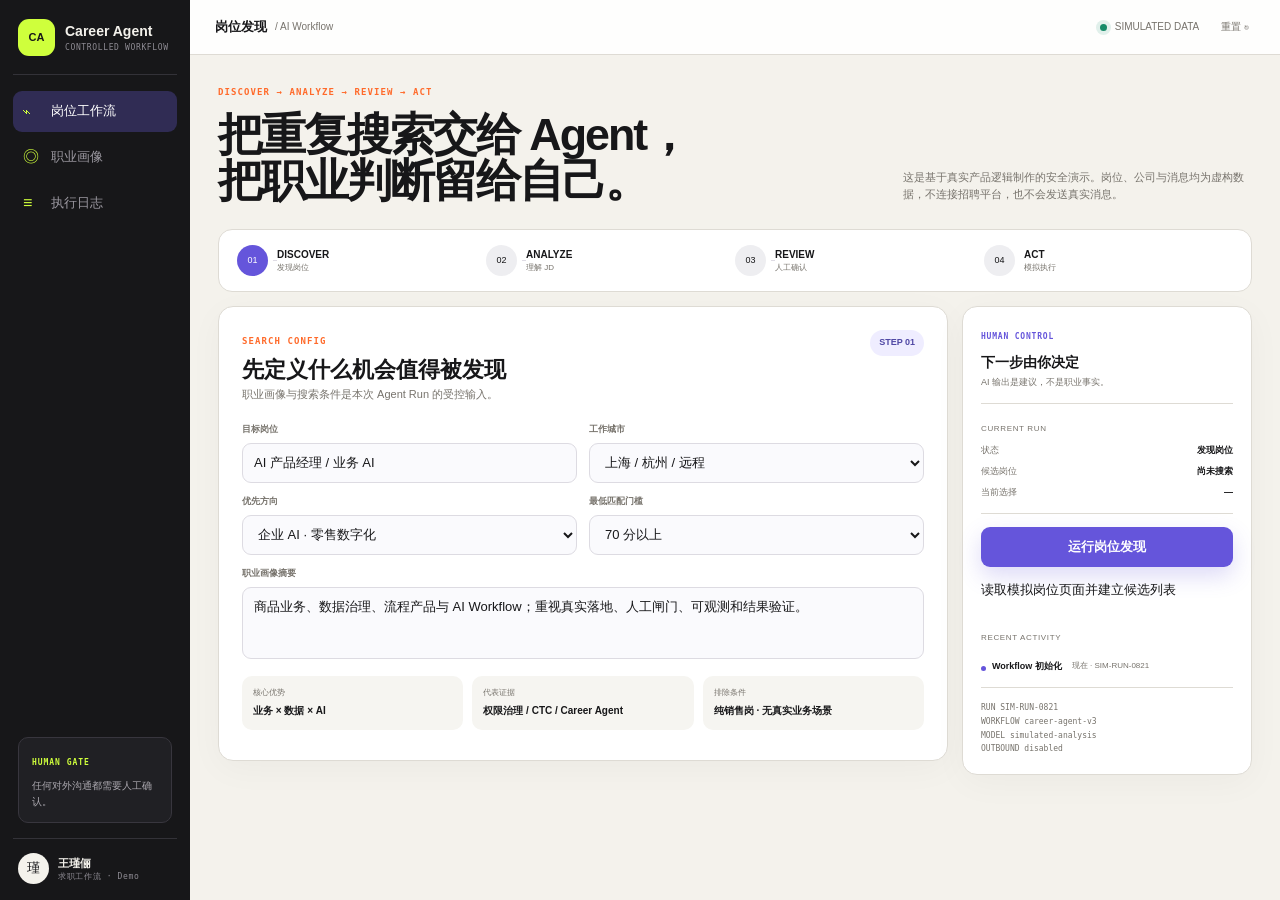
<file: demos/career-agent.html>
<!doctype html>
<html lang="zh-CN">
<head>
  <meta charset="utf-8">
  <meta name="viewport" content="width=device-width,initial-scale=1,viewport-fit=cover">
  <title>Career Agent · Interactive Workflow</title>
  <link rel="stylesheet" href="career-agent-demo.css?v=1">
</head>
<body>
  <div class="app-shell">
    <aside class="side-nav">
      <div class="brand"><i>CA</i><span><b>Career Agent</b><small>CONTROLLED WORKFLOW</small></span></div>
      <nav aria-label="演示导航">
        <button class="active" data-view="workflow"><i>⌁</i><span>岗位工作流</span></button>
        <button data-view="profile"><i>◎</i><span>职业画像</span></button>
        <button data-view="logs"><i>≡</i><span>执行日志</span></button>
      </nav>
      <div class="safety"><span>HUMAN GATE</span><p>任何对外沟通都需要人工确认。</p></div>
      <div class="identity"><i>瑾</i><span><b>王瑾俪</b><small>求职工作流 · Demo</small></span></div>
    </aside>

    <main>
      <header class="topbar">
        <div><b>岗位发现</b><span>/ AI Workflow</span></div>
        <div class="demo-state"><i></i><span>SIMULATED DATA</span><button data-action="reset">重置 ↻</button></div>
      </header>

      <section class="page">
        <header class="page-head">
          <div><span class="eyebrow">DISCOVER → ANALYZE → REVIEW → ACT</span><h1>把重复搜索交给 Agent，<br>把职业判断留给自己。</h1></div>
          <p>这是基于真实产品逻辑制作的安全演示。岗位、公司与消息均为虚构数据，不连接招聘平台，也不会发送真实消息。</p>
        </header>

        <div class="workflow-progress" id="workflowProgress" aria-label="Agent 工作流进度"></div>
        <div class="workspace">
          <section class="work-panel" id="workArea" aria-live="polite"></section>
          <aside class="decision-panel" id="decisionPanel"></aside>
        </div>
      </section>
    </main>
  </div>
  <div class="toast" id="toast"></div>
  <script src="career-agent-demo.js?v=1"></script>
</body>
</html>
</file>
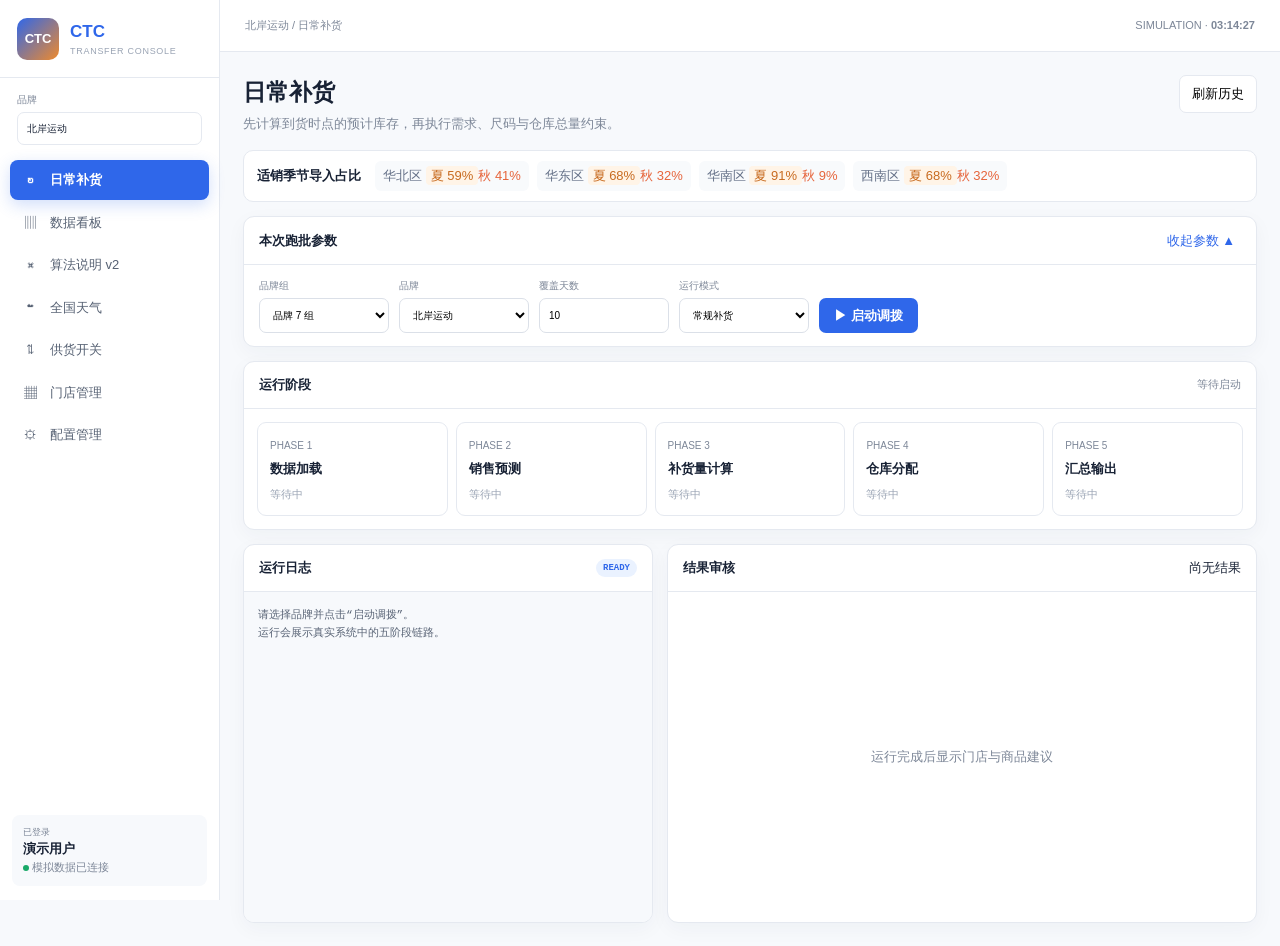
<file: demos/ctc-bundle.html>
<!doctype html><html lang="zh-CN"><head><meta charset="utf-8"><meta name="viewport" content="width=device-width,initial-scale=1"><title>CTC — Centralized Transfer Console</title><style>:root{--blue:#2f67ea;--blue2:#eaf2ff;--orange:#ee8a2d;--ink:#182235;--muted:#7d8798;--line:#e5e9f0;--bg:#f7f9fc;--green:#19a968;--red:#ef4444}
*{box-sizing:border-box}
body{margin:0;font:13px/1.5 Inter,-apple-system,BlinkMacSystemFont,"PingFang SC",sans-serif;background:var(--bg);color:var(--ink)}
button,input,select{font:inherit}
.ctc-shell{min-height:100vh;display:grid;grid-template-columns:220px 1fr}
.ctc-side{background:#fff;border-right:1px solid var(--line);display:flex;flex-direction:column;position:sticky;top:0;height:100vh}
.ctc-logo{height:78px;border-bottom:1px solid var(--line);padding:15px 17px;display:flex;align-items:center;gap:11px}
.ctc-logo>i{width:42px;height:42px;display:grid;place-items:center;color:#fff;font-style:normal;font-weight:800;border-radius:10px;background:linear-gradient(135deg,var(--blue),var(--orange))}
.ctc-logo span{display:flex;flex-direction:column}
.ctc-logo b{font-size:17px;color:var(--blue)}
.ctc-logo small{font-size:9px;letter-spacing:.08em;color:#9aa4b4}
.brand-search{padding:14px 17px 8px;color:var(--muted);font-size:10px}
.brand-search input{display:block;width:100%;margin-top:5px;border:1px solid var(--line);border-radius:7px;padding:8px 9px;color:var(--ink)}
.ctc-side nav{padding:7px 10px;display:grid;gap:3px}
.ctc-side nav button{display:flex;align-items:center;gap:11px;border:0;background:transparent;padding:10px 11px;border-radius:8px;text-align:left;color:#566173;cursor:pointer}
.ctc-side nav button i{font-style:normal;width:18px;text-align:center}
.ctc-side nav button.active{background:var(--blue);color:#fff;font-weight:700;box-shadow:0 5px 16px rgba(47,103,234,.22)}
.ctc-user{margin:auto 12px 14px;padding:11px;background:#f7f9fc;border-radius:8px;display:flex;flex-direction:column}
.ctc-user span{font-size:9px;color:var(--muted)}
.ctc-user small{color:var(--muted)}
.ctc-user small i{display:inline-block;width:6px;height:6px;border-radius:50%;background:var(--green)}
main{min-width:0}
main>header{height:52px;background:#fff;border-bottom:1px solid var(--line);display:flex;justify-content:space-between;align-items:center;padding:0 25px;color:var(--muted);font-size:11px}
.ctc-content{padding:23px;max-width:1500px;margin:auto}
.ctc-page{display:none}
.ctc-page.active{display:block}
.title-row{display:flex;align-items:flex-start;justify-content:space-between;margin-bottom:17px}
.title-row h1,.placeholder h1{margin:0;font-size:23px}
.title-row p,.placeholder p{margin:4px 0 0;color:var(--muted)}
button{cursor:pointer}
.ghost{border:1px solid var(--line);background:#fff;border-radius:7px;padding:8px 12px}
.season-strip{display:flex;gap:8px;align-items:center;flex-wrap:wrap;background:#fff;border:1px solid var(--line);border-radius:10px;padding:10px 13px;margin-bottom:14px}
.season-strip>b{margin-right:6px}
.season-strip span{padding:5px 8px;background:#f8fafc;border-radius:6px;color:#647087}
.season-strip em{font-style:normal;color:#c86b20;background:#fff4e7;padding:2px 5px;border-radius:4px}
.season-strip i{font-style:normal;color:#e6653c}
.panel{background:#fff;border:1px solid var(--line);border-radius:11px;box-shadow:0 6px 20px rgba(30,49,80,.04);overflow:hidden}
.param-panel,.run-panel{margin-bottom:14px}
.panel-head,.run-head{display:flex;justify-content:space-between;align-items:center;padding:13px 15px;border-bottom:1px solid var(--line)}
.panel-head button{border:0;background:none;color:var(--blue)}
.params{padding:13px 15px;display:flex;gap:10px;align-items:end;flex-wrap:wrap}
.params label{display:flex;flex-direction:column;gap:5px;color:var(--muted);font-size:10px}
.params select,.params input{height:35px;min-width:130px;border:1px solid #dbe0e8;border-radius:7px;background:#fff;padding:0 9px}
.primary{height:35px;border:0;border-radius:7px;background:var(--blue);color:#fff;padding:0 15px;font-weight:700}
.run-head span{color:var(--muted);font:11px ui-monospace,monospace}
.phases{display:grid;grid-template-columns:repeat(5,1fr);gap:8px;padding:13px}
.phase{border:1px solid var(--line);border-radius:9px;padding:12px;min-height:85px}
.phase span{font-size:10px;color:var(--muted)}
.phase b{display:block;margin:5px 0}
.phase small{color:#9aa4b4}
.phase.active{border-color:#7dadff;background:#eef5ff;box-shadow:inset 0 0 0 2px #bfdbfe}
.phase.done{border-color:#9be4bd;background:#f1fff7}
.phase.done b{color:#168654}
.run-grid{display:grid;grid-template-columns:.82fr 1.18fr;gap:14px}
.tag{font:700 9px ui-monospace,monospace;padding:4px 7px;border-radius:99px;background:var(--blue2);color:var(--blue)}
pre{margin:0;padding:14px;height:330px;overflow:auto;background:#f7f9fc;color:#596476;font:11px/1.65 ui-monospace,SFMono-Regular,monospace;white-space:pre-wrap}
.empty{display:grid;place-items:center;min-height:330px;color:var(--muted)}
.result-table{width:100%;border-collapse:collapse;font-size:11px}
.result-table th,.result-table td{padding:9px 10px;border-bottom:1px solid var(--line);text-align:left}
.result-table th{background:#f7f9fc;color:var(--muted)}
.result-table tr[data-detail]{cursor:pointer}
.result-table tr[data-detail]:hover{background:#f8fbff}
.detail-row{background:#f7f9fc}
.detail-row td{white-space:normal}
.qty{color:var(--blue);font-weight:800}
.ok{color:var(--green)}
.warn{color:#d77b1f}
.bad{color:var(--red)}
.metric-grid{display:grid;grid-template-columns:repeat(4,1fr);gap:12px;margin-bottom:14px}
.metric{padding:16px}
.metric span{color:var(--muted);font-size:10px}
.metric b{display:block;font-size:25px;margin:5px 0}
.risk-list{padding:8px 15px}
.risk-list div{display:grid;grid-template-columns:100px 120px 1fr;align-items:center;gap:10px;padding:12px 0;border-bottom:1px solid var(--line)}
.risk-list i{height:7px;border-radius:10px;background:linear-gradient(90deg,var(--blue) var(--w),#edf0f4 var(--w))}
.algo-flow{display:grid;grid-template-columns:repeat(4,1fr);gap:12px}
.algo-flow article{background:#fff;border:1px solid var(--line);border-radius:11px;padding:17px;min-height:135px}
.algo-flow i{font-style:normal;color:var(--blue);font-weight:800}
.algo-flow b{display:block;font-size:16px;margin:11px 0}
.algo-flow code{font-size:10px;color:var(--muted);white-space:normal}
.note{margin-top:14px;padding:17px;border-left:4px solid var(--orange)}
.note p{margin:4px 0;color:var(--muted)}
.placeholder{padding:30px;background:#fff;border:1px solid var(--line);border-radius:12px}
@media(max-width:900px){.ctc-shell{grid-template-columns:70px 1fr}
.ctc-logo span,.brand-search,.ctc-side nav button:not(.active){font-size:0}
.ctc-logo{padding:13px}
.ctc-side nav button{justify-content:center}
.ctc-user{display:none}
.run-grid{grid-template-columns:1fr}
.phases{grid-template-columns:1fr 1fr}
.metric-grid,.algo-flow{grid-template-columns:1fr 1fr}
}
@media(max-width:560px){.ctc-content{padding:13px}
.ctc-shell{grid-template-columns:1fr}
.ctc-side{display:none}
.phases,.metric-grid,.algo-flow{grid-template-columns:1fr}
.season-strip span:nth-of-type(n+3){display:none}
}
:where(h1,h2,h3,.phase b,.metric b,.algo-flow b){text-wrap:balance;word-break:auto-phrase;overflow-wrap:normal}
:where(button,.pill,.status,.season-strip span,.ctc-side nav button,th){white-space:nowrap;word-break:keep-all}
.table-wrap{overflow-x:auto}.table-wrap table{min-width:720px}

/* mobile responsive pass */
@media(max-width:560px){
html,body,.ctc-shell{max-width:100%;overflow-x:hidden}
.ctc-top{height:auto;min-height:54px;padding:10px 13px;gap:8px;flex-wrap:wrap}
.ctc-content{padding:10px}
.season-strip{overflow-x:auto;flex-wrap:nowrap;overscroll-behavior-inline:contain;scrollbar-width:none}
.season-strip::-webkit-scrollbar{display:none}
.season-strip>b,.season-strip span,.season-strip em{flex:0 0 auto}
.season-strip span:nth-of-type(n+3){display:inline-block}
.params{display:grid;grid-template-columns:1fr 1fr;padding:12px;align-items:end}
.params label,.params select,.params input,.params .primary{width:100%;min-width:0}
.params .primary{grid-column:1/-1;min-height:42px}
.phases{display:flex;overflow-x:auto;gap:10px;scroll-snap-type:x mandatory;overscroll-behavior-inline:contain;scrollbar-width:none}
.phases::-webkit-scrollbar{display:none}
.phase{flex:0 0 78%;scroll-snap-align:start}
.run-grid{gap:10px}
.panel-head,.run-head{align-items:flex-start;gap:8px;flex-direction:column}
.metric-grid{grid-template-columns:1fr 1fr}
.algo-flow{grid-template-columns:1fr}
.risk-list div{grid-template-columns:70px 82px minmax(90px,1fr);gap:7px}
pre{height:260px}
.table-wrap{max-width:100%;overflow-x:auto;overscroll-behavior-inline:contain}
}
</style></head><body><div class="ctc-shell"><aside class="ctc-side"><div class="ctc-logo"><i>CTC</i><span><b>CTC</b><small>TRANSFER CONSOLE</small></span></div><label class="brand-search">品牌<input value="北岸运动" aria-label="搜索品牌"></label><nav><button class="active" data-page="run"><i>↻</i>日常补货</button><button data-page="dashboard"><i>▥</i>数据看板</button><button data-page="algorithm"><i>⌘</i>算法说明 v2</button><button data-page="weather"><i>☁</i>全国天气</button><button data-page="supply"><i>⇅</i>供货开关</button><button data-page="stores"><i>▦</i>门店管理</button><button data-page="config"><i>⚙</i>配置管理</button></nav><div class="ctc-user"><span>已登录</span><b>演示用户</b><small><i></i> 模拟数据已连接</small></div></aside><main><header><span id="ctcCrumb">北岸运动 / 日常补货</span><span>SIMULATION · <b id="ctcClock"></b></span></header><div class="ctc-content"><section class="ctc-page active" data-view="run"><div class="title-row"><div><h1>日常补货</h1><p>先计算到货时点的预计库存，再执行需求、尺码与仓库总量约束。</p></div><button class="ghost" id="ctcHistory">刷新历史</button></div><div class="season-strip"><b>适销季节导入占比</b><span>华北区 <em>夏 59%</em><i>秋 41%</i></span><span>华东区 <em>夏 68%</em><i>秋 32%</i></span><span>华南区 <em>夏 91%</em><i>秋 9%</i></span><span>西南区 <em>夏 68%</em><i>秋 32%</i></span></div><section class="panel param-panel"><div class="panel-head"><b>本次跑批参数</b><button id="ctcParamToggle">收起参数 ▲</button></div><div class="params" id="ctcParams"><label>品牌组<select id="ctcGroup"><option>品牌 7 组</option><option>品牌 3 组</option></select></label><label>品牌<select id="ctcBrand"><option>北岸运动</option><option>云川生活</option></select></label><label>覆盖天数<input id="ctcDays" type="number" value="10" min="3" max="30"></label><label>运行模式<select id="ctcMode"><option value="daily">常规补货</option><option value="season">换季首铺</option></select></label><button class="primary" id="ctcRun">▶ 启动调拨</button></div></section><section class="panel run-panel"><div class="run-head"><b>运行阶段</b><span id="ctcRuntime">等待启动</span></div><div class="phases" id="ctcPhases"></div></section><div class="run-grid"><section class="panel"><div class="panel-head"><b>运行日志</b><span class="tag" id="ctcRunState">READY</span></div><pre id="ctcLog">请选择品牌并点击“启动调拨”。\n运行会展示真实系统中的五阶段链路。</pre></section><section class="panel result-panel"><div class="panel-head"><b>结果审核</b><span id="ctcSummary">尚无结果</span></div><div id="ctcResults" class="empty">运行完成后显示门店与商品建议</div></section></div></section><section class="ctc-page" data-view="dashboard"><div class="title-row"><div><h1>数据看板</h1><p>对比建议、采用与库存风险。</p></div></div><div class="metric-grid" id="ctcMetrics"></div><section class="panel"><div class="panel-head"><b>门店风险概览</b><span class="tag">模拟周报</span></div><div class="risk-list"><div><b>云桥店</b><span class="bad">缺货风险 8</span><i style="--w:82%"></i></div><div><b>江湾店</b><span class="warn">积压风险 5</span><i style="--w:58%"></i></div><div><b>松林店</b><span>结构正常</span><i style="--w:34%"></i></div></div></section></section><section class="ctc-page" data-view="algorithm"><div class="title-row"><div><h1>算法说明 v2</h1><p>业务规则、计算步骤和人工确认边界。</p></div></div><div class="algo-flow"><article><i>01</i><b>预计到货库存</b><code>现库 + 在途 − 日预测 × Lead Time</code></article><article><i>02</i><b>目标库存</b><code>日预测 × 覆盖天数</code></article><article><i>03</i><b>原始需求</b><code>max(0, 目标库存 − 预计库存)</code></article><article><i>04</i><b>约束分配</b><code>尺码 / 容量 / 仓库 / 禁拨规则</code></article></div><section class="panel note"><b>人机边界</b><p>系统生成可解释建议；换季、陈列与特殊门店由业务人员复核，正式下单不自动执行。</p></section></section><section class="ctc-page placeholder" data-view="weather"><h1>全国天气</h1><p>演示版保留入口，不接入真实天气服务。</p></section><section class="ctc-page placeholder" data-view="supply"><h1>供货开关</h1><p>按品牌、季节、门店配置可供与禁止项。</p></section><section class="ctc-page placeholder" data-view="stores"><h1>门店管理</h1><p>管理门店等级、容量与 Lead Time。</p></section><section class="ctc-page placeholder" data-view="config"><h1>配置管理</h1><p>演示版参数只在当前页面生效，不会写入真实系统。</p></section></div></main></div><script>const $=s=>document.querySelector(s),$$=s=>[...document.querySelectorAll(s)];const phases=['数据加载','销售预测','补货量计算','仓库分配','汇总输出'];const logs=[['初始化','并行加载销量 / 库存 / 在途 / Lead Time'],['预测','按商品生命周期与门店等级生成 6 周预测'],['需求','计算 Projected Stock 与目标覆盖差额'],['约束','执行尺码保底、容量、仓库库存与禁止项'],['输出','汇总门店建议并生成可审核明细']];let running=false,timers=[],runCount=0;
$('#ctcLog').textContent='请选择品牌并点击“启动调拨”。\n运行会展示真实系统中的五阶段链路。';
function renderPhases(active=-1){$('#ctcPhases').innerHTML=phases.map((p,i)=>`<div class="phase ${i<active?'done':i===active?'active':''}"><span>PHASE ${i+1}</span><b>${i<active?'✓ ':i===active?'◌ ':''}${p}</b><small>${i<active?'已完成':i===active?'运行中':'等待中'}</small></div>`).join('')}
function setPage(name){$$('.ctc-side nav button').forEach(b=>b.classList.toggle('active',b.dataset.page===name));$$('.ctc-page').forEach(v=>v.classList.toggle('active',v.dataset.view===name));$('#ctcCrumb').textContent=`北岸运动 / ${$(`[data-page="${name}"]`)?.textContent.trim()||name}`}
function appendLog(i){const [tag,text]=logs[i];$('#ctcLog').textContent+=`\n[${tag}] ${text}…\n[${tag}] 完成 · 模拟耗时 ${(1.4+i*.73).toFixed(2)}s`;$('#ctcLog').scrollTop=$('#ctcLog').scrollHeight}
function finish(){running=false;$('#ctcRun').textContent='▶ 重新运行';$('#ctcRunState').textContent='REVIEW';$('#ctcRuntime').textContent='总耗时 12.4s · 100%';renderPhases(5);$('#ctcSummary').textContent='建议 46 件 · 3 家门店';$('#ctcResults').className='';$('#ctcResults').innerHTML=`<table class="result-table"><thead><tr><th>门店</th><th>预计库存</th><th>原始需求</th><th>建议量</th><th>状态</th></tr></thead><tbody><tr data-detail="a"><td>▸ 云桥店</td><td>-4.2</td><td>28</td><td class="qty">22</td><td class="warn">约束缩减</td></tr><tr class="detail-row" data-row="a" hidden><td colspan="5">A-104 跑步鞋：14 件 · B-208 轻量夹克：8 件<br>缩减原因：38 码仓库不足 4 件；门店陈列容量减少 2 件。</td></tr><tr data-detail="b"><td>▸ 江湾店</td><td>2.6</td><td>18</td><td class="qty">16</td><td class="warn">尺码调整</td></tr><tr class="detail-row" data-row="b" hidden><td colspan="5">A-104 跑步鞋：10 件 · C-316 休闲长裤：6 件<br>39 码需求转移至 38/40 码，正式下单仍需人工确认。</td></tr><tr data-detail="c"><td>▸ 松林店</td><td>8.1</td><td>8</td><td class="qty">8</td><td class="ok">满足需求</td></tr><tr class="detail-row" data-row="c" hidden><td colspan="5">B-208 轻量夹克：4 件 · C-316 休闲长裤：4 件。</td></tr></tbody></table>`;$$('[data-detail]').forEach(r=>r.onclick=()=>{const d=$(`[data-row="${r.dataset.detail}"]`);d.hidden=!d.hidden;r.cells[0].textContent=(d.hidden?'▸ ':'▾ ')+r.cells[0].textContent.slice(2)})}
function run(){if(running)return;running=true;runCount+=1;timers.forEach(clearTimeout);timers=[];const runId=`RUN-CTC-${String(runCount).padStart(3,'0')}`;$('#ctcLog').textContent=`【运行】${runId} / 规则版本 CTC-V2.1\n【输入】品牌 1 个 / 覆盖 ${$('#ctcDays').value} 天 / 模式 ${$('#ctcMode').selectedOptions[0].text}\n【快照】销量、库存、在途、Lead Time 已锁定\n[初始化] 参数已锁定，开始执行`;$('#ctcRun').textContent='■ 运行中';$('#ctcRunState').textContent=runId;$('#ctcResults').className='empty';$('#ctcResults').textContent='正在计算，请等待五阶段完成';logs.forEach((_,i)=>timers.push(setTimeout(()=>{renderPhases(i);appendLog(i);$('#ctcRuntime').textContent=`${2+i*2}s · ${(i+1)*20}%`;if(i===4)setTimeout(finish,450)},500+i*620)))}
$$('.ctc-side nav button').forEach(b=>b.onclick=()=>setPage(b.dataset.page));$('#ctcRun').onclick=run;$('#ctcParamToggle').onclick=()=>{const x=$('#ctcParams');x.hidden=!x.hidden;$('#ctcParamToggle').textContent=x.hidden?'展开参数 ▼':'收起参数 ▲'};$('#ctcHistory').onclick=e=>{e.target.textContent='已刷新 ✓';setTimeout(()=>e.target.textContent='刷新历史',900)};setInterval(()=>$('#ctcClock').textContent=new Date().toLocaleTimeString('zh-CN'),1000);renderPhases();$('#ctcMetrics').innerHTML=[['本周建议','326 件','较基线 -18%'],['人工采用','82%','已确认 267 件'],['缺货预警','12','3 家重点门店'],['预计释放','46h','模拟人工时间']].map(x=>`<article class="panel metric"><span>${x[0]}</span><b>${x[1]}</b><small>${x[2]}</small></article>`).join('');
</script></body></html>
</file>
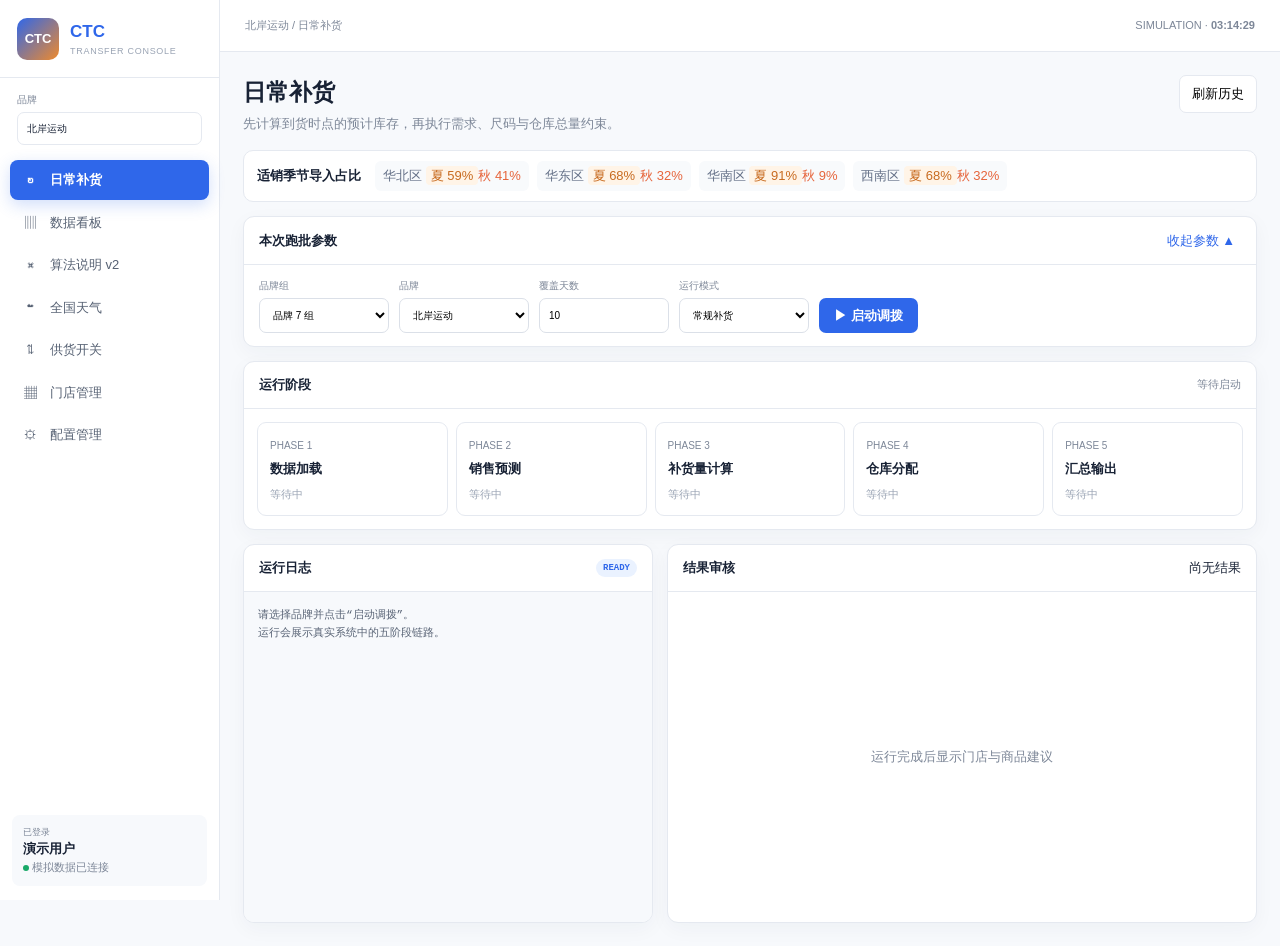
<file: demos/ctc.html>
<!doctype html><html lang="zh-CN"><head><meta charset="utf-8"><meta name="viewport" content="width=device-width,initial-scale=1"><title>CTC — Centralized Transfer Console</title><link rel="stylesheet" href="ctc-demo.css"></head><body><div class="ctc-shell"><aside class="ctc-side"><div class="ctc-logo"><i>CTC</i><span><b>CTC</b><small>TRANSFER CONSOLE</small></span></div><label class="brand-search">品牌<input value="北岸运动" aria-label="搜索品牌"></label><nav><button class="active" data-page="run"><i>↻</i>日常补货</button><button data-page="dashboard"><i>▥</i>数据看板</button><button data-page="algorithm"><i>⌘</i>算法说明 v2</button><button data-page="weather"><i>☁</i>全国天气</button><button data-page="supply"><i>⇅</i>供货开关</button><button data-page="stores"><i>▦</i>门店管理</button><button data-page="config"><i>⚙</i>配置管理</button></nav><div class="ctc-user"><span>已登录</span><b>演示用户</b><small><i></i> 模拟数据已连接</small></div></aside><main><header><span id="ctcCrumb">北岸运动 / 日常补货</span><span>SIMULATION · <b id="ctcClock"></b></span></header><div class="ctc-content"><section class="ctc-page active" data-view="run"><div class="title-row"><div><h1>日常补货</h1><p>先计算到货时点的预计库存，再执行需求、尺码与仓库总量约束。</p></div><button class="ghost" id="ctcHistory">刷新历史</button></div><div class="season-strip"><b>适销季节导入占比</b><span>华北区 <em>夏 59%</em><i>秋 41%</i></span><span>华东区 <em>夏 68%</em><i>秋 32%</i></span><span>华南区 <em>夏 91%</em><i>秋 9%</i></span><span>西南区 <em>夏 68%</em><i>秋 32%</i></span></div><section class="panel param-panel"><div class="panel-head"><b>本次跑批参数</b><button id="ctcParamToggle">收起参数 ▲</button></div><div class="params" id="ctcParams"><label>品牌组<select id="ctcGroup"><option>品牌 7 组</option><option>品牌 3 组</option></select></label><label>品牌<select id="ctcBrand"><option>北岸运动</option><option>云川生活</option></select></label><label>覆盖天数<input id="ctcDays" type="number" value="10" min="3" max="30"></label><label>运行模式<select id="ctcMode"><option value="daily">常规补货</option><option value="season">换季首铺</option></select></label><button class="primary" id="ctcRun">▶ 启动调拨</button></div></section><section class="panel run-panel"><div class="run-head"><b>运行阶段</b><span id="ctcRuntime">等待启动</span></div><div class="phases" id="ctcPhases"></div></section><div class="run-grid"><section class="panel"><div class="panel-head"><b>运行日志</b><span class="tag" id="ctcRunState">READY</span></div><pre id="ctcLog">请选择品牌并点击“启动调拨”。\n运行会展示真实系统中的五阶段链路。</pre></section><section class="panel result-panel"><div class="panel-head"><b>结果审核</b><span id="ctcSummary">尚无结果</span></div><div id="ctcResults" class="empty">运行完成后显示门店与商品建议</div></section></div></section><section class="ctc-page" data-view="dashboard"><div class="title-row"><div><h1>数据看板</h1><p>对比建议、采用与库存风险。</p></div></div><div class="metric-grid" id="ctcMetrics"></div><section class="panel"><div class="panel-head"><b>门店风险概览</b><span class="tag">模拟周报</span></div><div class="risk-list"><div><b>云桥店</b><span class="bad">缺货风险 8</span><i style="--w:82%"></i></div><div><b>江湾店</b><span class="warn">积压风险 5</span><i style="--w:58%"></i></div><div><b>松林店</b><span>结构正常</span><i style="--w:34%"></i></div></div></section></section><section class="ctc-page" data-view="algorithm"><div class="title-row"><div><h1>算法说明 v2</h1><p>业务规则、计算步骤和人工确认边界。</p></div></div><div class="algo-flow"><article><i>01</i><b>预计到货库存</b><code>现库 + 在途 − 日预测 × Lead Time</code></article><article><i>02</i><b>目标库存</b><code>日预测 × 覆盖天数</code></article><article><i>03</i><b>原始需求</b><code>max(0, 目标库存 − 预计库存)</code></article><article><i>04</i><b>约束分配</b><code>尺码 / 容量 / 仓库 / 禁拨规则</code></article></div><section class="panel note"><b>人机边界</b><p>系统生成可解释建议；换季、陈列与特殊门店由业务人员复核，正式下单不自动执行。</p></section></section><section class="ctc-page placeholder" data-view="weather"><h1>全国天气</h1><p>演示版保留入口，不接入真实天气服务。</p></section><section class="ctc-page placeholder" data-view="supply"><h1>供货开关</h1><p>按品牌、季节、门店配置可供与禁止项。</p></section><section class="ctc-page placeholder" data-view="stores"><h1>门店管理</h1><p>管理门店等级、容量与 Lead Time。</p></section><section class="ctc-page placeholder" data-view="config"><h1>配置管理</h1><p>演示版参数只在当前页面生效，不会写入真实系统。</p></section></div></main></div><script src="ctc-demo.js"></script></body></html>
</file>
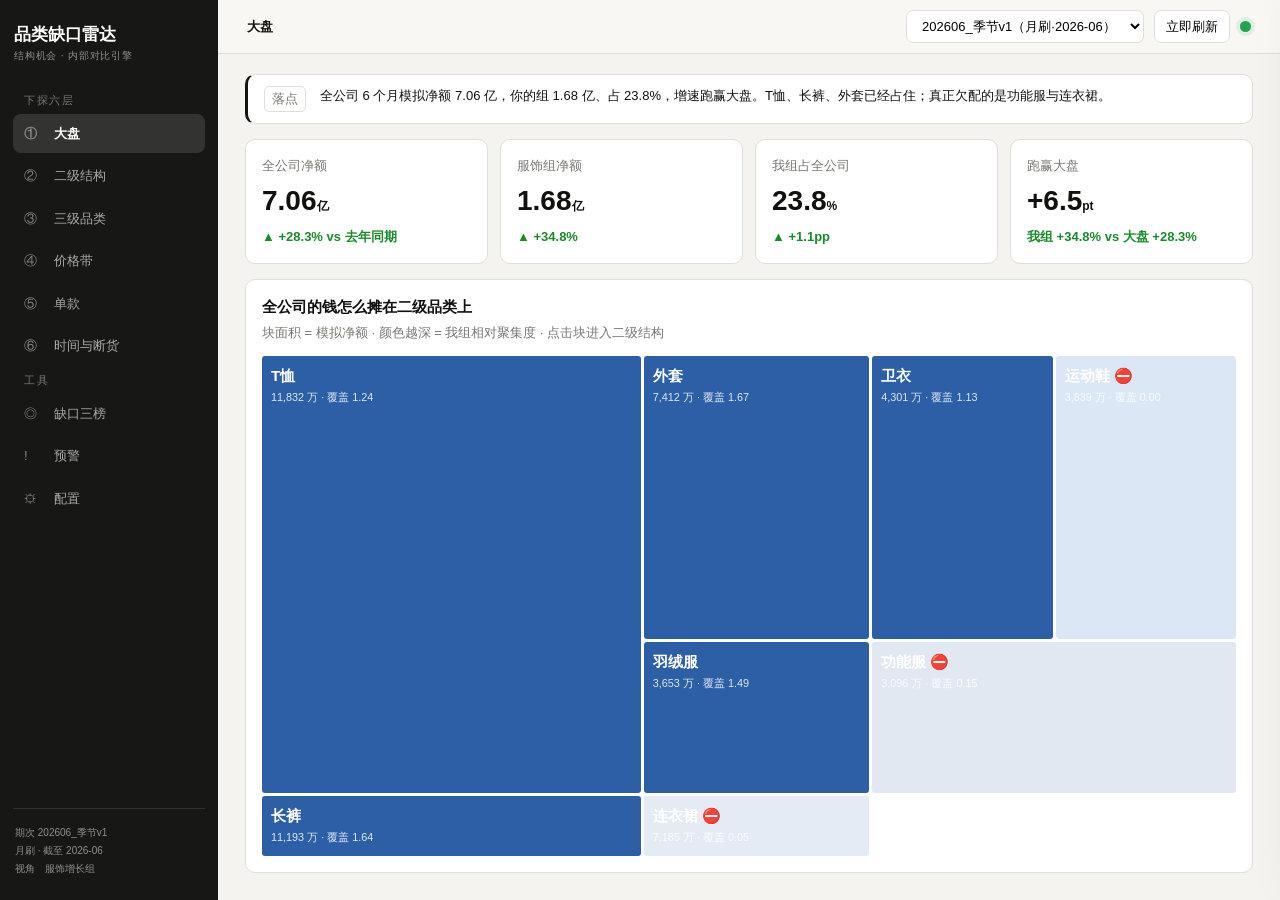
<file: demos/gap-radar-bundle.html>
<!doctype html><html lang="zh-CN"><head><meta charset="utf-8"><meta name="viewport" content="width=device-width,initial-scale=1"><title>品类缺口雷达</title><style>:root{--side:#171816;--bg:#f4f3ef;--card:#fff;--ink:#11120f;--muted:#777872;--line:#dfded8;--blue:#2d5fa7;--blue2:#dce7f6;--green:#198b2b;--red:#d65242}
*{box-sizing:border-box}
body{margin:0;background:var(--bg);color:var(--ink);font:13px/1.5 -apple-system,BlinkMacSystemFont,"PingFang SC",sans-serif}
button,input,select{font:inherit}
.radar-shell{min-height:100vh;display:grid;grid-template-columns:218px 1fr}
.radar-shell>aside{position:sticky;top:0;height:100vh;background:var(--side);color:#d6d5cf;padding:22px 13px;display:flex;flex-direction:column}
.radar-brand{display:flex;flex-direction:column;padding:0 1px 23px}
.radar-brand b{font-size:17px;color:#fff}
.radar-brand span{font-size:10px;color:#8e8f89;letter-spacing:.08em}
.radar-shell aside>small{padding:6px 11px;color:#777872;letter-spacing:.15em}
.radar-shell nav{display:grid;gap:3px}
.radar-shell nav button{border:0;background:none;color:#aaa9a4;padding:10px 11px;border-radius:8px;text-align:left;cursor:pointer}
.radar-shell nav button i{display:inline-block;width:30px;font-style:normal;color:#858680}
.radar-shell nav button.active{background:#333431;color:#fff;font-weight:700}
.radar-shell aside footer{margin-top:auto;border-top:1px solid #30312e;padding:15px 2px 0;color:#8f908a;font-size:10px;line-height:1.8}
.radar-shell main{min-width:0}
.radar-shell main>header{height:54px;background:#f8f7f3;border-bottom:1px solid var(--line);padding:0 29px;display:flex;align-items:center;justify-content:space-between}
.radar-shell main>header div{display:flex;gap:10px;align-items:center}
.radar-shell header select,.radar-shell header button{height:33px;border:1px solid var(--line);border-radius:7px;background:#fff;padding:0 11px}
.radar-shell header i{width:11px;height:11px;background:#20a54c;border-radius:50%;box-shadow:0 0 0 4px #deefe3}
.radar-view{display:none;padding:20px 27px;max-width:1500px;margin:auto}
.radar-view.active{display:block}
.insight{background:#fff;border:1px solid var(--line);border-left:3px solid #161713;border-radius:10px;padding:11px 16px;display:flex;gap:14px;align-items:start;margin-bottom:15px}
.insight span{border:1px solid var(--line);border-radius:5px;padding:2px 7px;color:var(--muted)}
.insight p{margin:0}
.radar-kpis{display:grid;grid-template-columns:repeat(4,1fr);gap:12px;margin-bottom:15px}
.radar-kpis article,.radar-card{background:#fff;border:1px solid var(--line);border-radius:10px;padding:16px}
.radar-kpis span{color:var(--muted)}
.radar-kpis b{display:block;font-size:28px;margin:5px 0}
.radar-kpis small{font-size:12px}
.radar-kpis em{font-style:normal;color:var(--green);font-weight:700}
.radar-card h2{font-size:15px;margin:0}
.radar-card>p{color:var(--muted);margin:5px 0 13px}
.treemap{height:500px;display:grid;grid-template-columns:2.1fr 1.25fr 1fr 1fr;grid-template-rows:1.5fr .8fr;gap:3px}
.tree{background:var(--c);color:#fff;padding:9px;border-radius:3px;cursor:pointer;transition:filter .2s,transform .2s;overflow:hidden}
.tree:hover{filter:brightness(1.08);transform:translateY(-2px)}
.tree b{display:block;font-size:15px}
.tree small{opacity:.85}
.tree:nth-child(1){grid-row:span 2}
.tree:nth-child(2){grid-row:span 1}
.tree:nth-child(6){grid-column:span 2}
.section-head{display:flex;justify-content:space-between;align-items:end;margin-bottom:15px}
.section-head h1{margin:0;font-size:23px}
.section-head p{margin:4px 0 0;color:var(--muted)}
.section-head>span{color:var(--muted)}
.section-head label{color:var(--muted)}
.section-head input{height:34px;border:1px solid var(--line);border-radius:6px;padding:0 8px}
.ranking{background:#fff;border:1px solid var(--line);border-radius:10px;overflow:hidden}
.rrow{display:grid;grid-template-columns:55px 1.4fr repeat(5,1fr);align-items:center;border-bottom:1px solid var(--line);min-height:52px;padding:0 12px;cursor:pointer}
.rrow.head{background:#f7f7f4;color:var(--muted);font-size:10px;cursor:default}
.rrow:hover:not(.head){background:#f7f9fc}
.rrow b{font-size:14px}
.rank{display:grid;place-items:center;width:27px;height:27px;background:#eceeea;border-radius:6px;font:700 10px ui-monospace,monospace}
.score{color:var(--blue);font-weight:800}
.supply{color:#d46f2c}
pre{background:#171816;color:#d9dbd5;border-radius:10px;padding:14px;font:11px/1.65 ui-monospace,monospace;white-space:pre-wrap;max-height:210px;overflow:auto}
.price-bands{display:grid;grid-template-columns:repeat(5,1fr);gap:12px}
.band{background:#fff;border:1px solid var(--line);border-radius:10px;padding:15px}
.band b{display:block;font-size:18px}
.band .bar{height:120px;display:flex;align-items:end;gap:5px}
.band i{flex:1;background:var(--blue);height:var(--h);border-radius:4px 4px 0 0}
.band i:last-child{background:#b8cce8}
.band small{color:var(--muted)}
.spu-grid{display:grid;grid-template-columns:repeat(4,1fr);gap:12px}
.spu{background:#fff;border:1px solid var(--line);border-radius:10px;overflow:hidden;cursor:pointer}
.spu .pic{height:120px;background:linear-gradient(135deg,var(--c),#f4f4ef);display:grid;place-items:center;font-size:38px}
.spu div:last-child{padding:12px}
.spu b{display:block}
.spu small{color:var(--muted)}
.timeline{background:#fff;border:1px solid var(--line);border-radius:10px;padding:18px}
.timeline-row{display:grid;grid-template-columns:150px 1fr 100px;align-items:center;padding:13px 0;border-bottom:1px solid var(--line)}
.timeline-row i{height:18px;border-radius:3px;background:linear-gradient(90deg,var(--blue) var(--sale),#f1f1ee var(--sale));position:relative}
.timeline-row i:after{content:"断货";position:absolute;left:var(--sale);top:-18px;color:var(--red);font-style:normal;font-size:9px}
.three-lists{display:grid;grid-template-columns:repeat(3,1fr);gap:12px}
.three-lists article{background:#fff;border:1px solid var(--line);border-radius:10px;padding:17px}
.three-lists h2{font-size:15px}
.three-lists li{padding:9px 0;border-bottom:1px solid var(--line)}
.alert-list{display:grid;gap:10px}
.alert-list article{background:#fff;border:1px solid var(--line);border-left:4px solid var(--red);border-radius:8px;padding:15px}
.alert-list b{display:block}
.alert-list span{color:var(--muted)}
.config{display:flex;gap:12px;align-items:end}
.config label{display:flex;flex-direction:column;color:var(--muted)}
.config input{height:35px;border:1px solid var(--line);border-radius:6px;padding:0 8px}
.config button{height:35px;border:0;border-radius:6px;background:var(--blue);color:#fff;padding:0 14px}
.drawer{position:fixed;right:0;top:0;bottom:0;width:min(510px,90vw);background:#fff;z-index:20;box-shadow:-20px 0 50px rgba(0,0,0,.18);transform:translateX(110%);transition:transform .3s;padding:25px;overflow:auto}
.drawer.open{transform:none}
.drawer>button{position:absolute;right:18px;top:14px;border:0;background:none;font-size:26px}
.drawer h1{margin-top:25px}
.drawer .hero{height:180px;background:linear-gradient(135deg,#dbe7f5,#f5f3ec);display:grid;place-items:center;font-size:55px;border-radius:10px}
.drawer-grid{display:grid;grid-template-columns:1fr 1fr;gap:8px}
.drawer-grid div{border:1px solid var(--line);border-radius:7px;padding:10px}
.size-matrix{display:grid;grid-template-columns:repeat(5,1fr);gap:4px}
.size-matrix span{padding:8px;text-align:center;background:#e7effa;border-radius:4px}
@media(max-width:900px){.radar-kpis{grid-template-columns:1fr 1fr}
.treemap{height:400px}
.spu-grid{grid-template-columns:1fr 1fr}
.price-bands,.three-lists{grid-template-columns:1fr 1fr}
.rrow{grid-template-columns:45px 1.4fr repeat(5,100px);overflow:auto}
}
@media(max-width:600px){.radar-shell{grid-template-columns:1fr}
.radar-shell>aside{display:none}
.radar-kpis,.spu-grid,.price-bands,.three-lists{grid-template-columns:1fr}
.treemap{grid-template-columns:1fr 1fr;height:520px}
.tree:nth-child(n){grid-column:auto;grid-row:auto}
.radar-view{padding:14px}
}
:where(h1,h2,h3,.radar-kpis b,.tree b,.drawer b){text-wrap:balance;word-break:auto-phrase;overflow-wrap:normal}
:where(button,.pill,.badge,.radar-shell>aside a,.rrow>span:first-child){white-space:nowrap;word-break:keep-all}
.rank-list{overflow-x:auto}.rrow{min-width:760px}

/* mobile responsive pass */
@media(max-width:600px){
html,body,.radar-shell{max-width:100%;overflow-x:hidden}
.radar-view{padding:10px}
.section-head{align-items:flex-start;gap:10px;flex-direction:column}
.section-head>span,.section-head label{width:100%}
.section-head input{max-width:100%}
.radar-kpis{grid-template-columns:1fr 1fr;gap:9px}
.radar-kpis article{padding:13px}
.radar-kpis b{font-size:23px}
.treemap{height:430px}
.price-bands,.spu-grid{grid-template-columns:1fr 1fr}
.rank-list,.timeline{max-width:100%;overflow-x:auto;overscroll-behavior-inline:contain}
.timeline-row{min-width:560px}
.config{align-items:stretch;flex-direction:column}
.config label,.config input,.config button{width:100%}
.config button{min-height:42px}
.drawer{width:100%;padding:18px}
.drawer-grid{grid-template-columns:1fr}
}
</style></head><body><div class="radar-shell"><aside><div class="radar-brand"><b>品类缺口雷达</b><span>结构机会 · 内部对比引擎</span></div><small>下探六层</small><nav><button class="active" data-view="l1"><i>①</i>大盘</button><button data-view="l2"><i>②</i>二级结构</button><button data-view="l3"><i>③</i>三级品类</button><button data-view="l4"><i>④</i>价格带</button><button data-view="l5"><i>⑤</i>单款</button><button data-view="l6"><i>⑥</i>时间与断货</button></nav><small>工具</small><nav><button data-view="quick"><i>◎</i>缺口三榜</button><button data-view="alerts"><i>!</i>预警</button><button data-view="config"><i>⚙</i>配置</button></nav><footer>期次 202606_季节v1<br>月刷 · 截至 2026-06<br>视角　服饰增长组</footer></aside><main><header><b id="radarTitle">大盘</b><div><select id="radarPeriod"><option>202606_季节v1（月刷·2026-06）</option><option>202512_基线v2</option></select><button id="radarRefresh">立即刷新</button><i></i></div></header><section class="radar-view active" data-view="l1"><div class="insight"><span>落点</span><p>全公司 6 个月模拟净额 7.06 亿，你的组 1.68 亿、占 23.8%，增速跑赢大盘。T恤、长裤、外套已经占住；真正欠配的是功能服与连衣裙。</p></div><div class="radar-kpis"><article><span>全公司净额</span><b>7.06<small>亿</small></b><em>▲ +28.3% vs 去年同期</em></article><article><span>服饰组净额</span><b>1.68<small>亿</small></b><em>▲ +34.8%</em></article><article><span>我组占全公司</span><b>23.8<small>%</small></b><em>▲ +1.1pp</em></article><article><span>跑赢大盘</span><b>+6.5<small>pt</small></b><em>我组 +34.8% vs 大盘 +28.3%</em></article></div><section class="radar-card"><h2>全公司的钱怎么摊在二级品类上</h2><p>块面积 = 模拟净额 · 颜色越深 = 我组相对聚集度 · 点击块进入二级结构</p><div class="treemap" id="treemap"></div></section></section><section class="radar-view" data-view="l2"><div class="section-head"><div><h1>二级结构</h1><p>从规模与覆盖看结构位置，点击行继续下钻。</p></div><span>服饰增长组 / 2026 H1</span></div><div class="ranking" id="l2Table"></div></section><section class="radar-view" data-view="l3"><div class="section-head"><div><h1>三级品类</h1><p>简单基线缺口 + 供给约束证据，按机会分排序。</p></div><label>最低机会分 <input id="radarThreshold" value="20" type="number"></label></div><div class="ranking" id="l3Table"></div><pre id="radarTrace"></pre></section><section class="radar-view" data-view="l4"><div class="section-head"><div><h1>价格带</h1><p>比较公司需求结构与我组供给覆盖。</p></div></div><div class="price-bands" id="priceBands"></div></section><section class="radar-view" data-view="l5"><div class="section-head"><div><h1>单款</h1><p>点击商品，查看售罄、到货与尺码结构。</p></div><input id="spuSearch" placeholder="搜索模拟商品"></div><div class="spu-grid" id="spuGrid"></div></section><section class="radar-view" data-view="l6"><div class="section-head"><div><h1>时间与断货</h1><p>区分真实需求不足和“卖得快但供给提前断掉”。</p></div></div><div class="timeline" id="radarTimeline"></div></section><section class="radar-view" data-view="quick"><div class="section-head"><div><h1>缺口三榜</h1><p>结构缺口、供给缺口、价格带缺口。</p></div></div><div class="three-lists" id="threeLists"></div></section><section class="radar-view" data-view="alerts"><div class="section-head"><div><h1>预警</h1><p>异常不是结论，而是需要企划复核的入口。</p></div></div><div class="alert-list"><article><b>功能服 · 提前断货</b><span>售罄 88%，有效在售天数不足</span></article><article><b>连衣裙 · 结构缺口</b><span>相对聚集度 0.05，缺口约 181 万</span></article><article><b>休闲鞋 · 纪律禁区</b><span>不计入本组缺口</span></article></div></section><section class="radar-view" data-view="config"><div class="section-head"><div><h1>配置</h1><p>演示参数仅影响当前页面。</p></div></div><div class="radar-card config"><label>断货加分<input value="10%"></label><label>强证据品牌组<input value="4"></label><button>保存模拟配置</button></div></section></main></div><div class="drawer" id="spuDrawer" aria-hidden="true"><button id="drawerClose">×</button><div id="drawerContent"></div></div><script>const $=s=>document.querySelector(s),$$=s=>[...document.querySelectorAll(s)];const names={l1:'大盘',l2:'二级结构',l3:'三级品类',l4:'价格带',l5:'单款',l6:'时间与断货',quick:'缺口三榜',alerts:'预警',config:'配置'};const cats=[{name:'T恤',amount:11832,cover:1.24,c:'#2d5fa7'},{name:'外套',amount:7412,cover:1.67,c:'#2d5fa7'},{name:'卫衣',amount:4301,cover:1.13,c:'#2d5fa7'},{name:'运动鞋',amount:3839,cover:0,c:'#dce7f6'},{name:'羽绒服',amount:3653,cover:1.49,c:'#2d5fa7'},{name:'功能服',amount:3096,cover:.15,c:'#e1e8f2'},{name:'长裤',amount:11193,cover:1.64,c:'#2d5fa7'},{name:'连衣裙',amount:7185,cover:.05,c:'#e4ebf4'}];const opportunities=[{name:'轻量外套',share:18,scale:1260,actual:128,groups:4,sell:84,stockout:1},{name:'城市徒步鞋',share:21,scale:1260,actual:192,groups:5,sell:82,stockout:1},{name:'功能服',share:9,scale:1260,actual:48,groups:4,sell:88,stockout:1},{name:'休闲长裤',share:16,scale:1260,actual:171,groups:5,sell:73,stockout:0},{name:'通勤针织',share:14,scale:1260,actual:146,groups:3,sell:66,stockout:0}];const spus=[['轻量防晒外套','🧥','#b8cce8','售罄 88%'],['城市徒步鞋','👟','#d7e2ef','售罄 82%'],['通勤针织衫','👕','#efe6d9','售罄 66%'],['功能斜挎包','🎒','#cddce8','售罄 91%'],['轻量休闲裤','👖','#d9ded8','售罄 73%'],['运动半裙','🩳','#ead8dd','售罄 79%']];
function setView(v){$$('aside nav button').forEach(b=>b.classList.toggle('active',b.dataset.view===v));$$('.radar-view').forEach(x=>x.classList.toggle('active',x.dataset.view===v));$('#radarTitle').textContent=names[v]||v}
function renderL2(){const rows=cats.map((x,i)=>[i+1,x.name,`${x.amount.toLocaleString()}万`,x.cover.toFixed(2),x.cover<.2?'结构偏低':'已覆盖',x.cover<.2?'进入下钻':'观察']);$('#l2Table').innerHTML=`<div class="rrow head"><span>#</span><span>二级品类</span><span>公司净额</span><span>相对聚集度</span><span>判断</span><span>动作</span><span>证据</span></div>`+rows.map(r=>`<div class="rrow" data-jump="l3"><span class="rank">${String(r[0]).padStart(2,'0')}</span><b>${r[1]}</b><span>${r[2]}</span><span>${r[3]}</span><span>${r[4]}</span><span class="score">${r[5]}</span><span>5 组样本</span></div>`).join('');$$('[data-jump]').forEach(x=>x.onclick=()=>setView(x.dataset.jump))}
function renderL3(){const threshold=Number($('#radarThreshold').value)||0;const rows=opportunities.map(x=>{const ref=Math.round(x.share/100*x.scale),base=Math.max(0,ref-x.actual),bonus=x.stockout&&x.sell>=80?Math.round(ref*.1):0;return {...x,ref,base,bonus,score:base+bonus}}).filter(x=>x.score>=threshold).sort((a,b)=>b.score-a.score);$('#l3Table').innerHTML=`<div class="rrow head"><span>#</span><span>三级品类</span><span>目标参照</span><span>本组实际</span><span>基线缺口</span><span>供给修正</span><span>机会分</span></div>`+rows.map((x,i)=>`<div class="rrow" data-open-spu="${x.name}"><span class="rank">${String(i+1).padStart(2,'0')}</span><b>${x.name}</b><span>${x.ref}</span><span>${x.actual}</span><span>${x.base}</span><span class="supply">${x.bonus?`+${x.bonus}`:'—'}</span><span class="score">${x.score}</span></div>`).join('');$('#radarTrace').textContent=`【输入】${opportunities.length} 个三级品类 / 5 个参照品牌组\n【基线】目标参照 = 公司品类占比 × 目标组规模\n【修正】售罄≥80% 且提前断货，增加目标参照的 10%\n\n`+rows.slice(0,5).map((x,i)=>`${i+1}. ${x.name}: ${x.ref}-${x.actual}=${x.base}; 供给修正 ${x.bonus}; 最终 ${x.score}`).join('\n')+`\n\n【校验】空值 0 / 负数 0 / 排序单调：通过`;$$('[data-open-spu]').forEach(x=>x.onclick=()=>openDrawer(x.dataset.openSpu))}
function openDrawer(name){$('#spuDrawer').classList.add('open');$('#spuDrawer').setAttribute('aria-hidden','false');$('#drawerContent').innerHTML=`<div class="hero">🧥</div><h1>${name}</h1><p>模拟 SPU · 2026 春夏 · 供给证据样本</p><div class="drawer-grid"><div><small>累计售罄</small><b>88%</b></div><div><small>有效在售天数</small><b>41 天</b></div><div><small>首次到货</small><b>03-18</b></div><div><small>断货时间</small><b>05-02</b></div></div><h3>尺码结构</h3><div class="size-matrix"><span>S<br>76%</span><span>M<br>92%</span><span>L<br>96%</span><span>XL<br>84%</span><span>XXL<br>61%</span></div><h3>判断</h3><p>高售罄发生在较短有效在售期内，不能只按期末库存判断需求。建议结合尺码断货与到货节奏复核供给缺口。</p>`}
$$('aside nav button').forEach(b=>b.onclick=()=>setView(b.dataset.view));$('#treemap').innerHTML=cats.map((x,i)=>`<div class="tree" data-tree="${i}" style="--c:${x.c}"><b>${x.name}${x.cover<.2?' ⛔':''}</b><small>${x.amount.toLocaleString()} 万 · 覆盖 ${x.cover.toFixed(2)}</small></div>`).join('');$$('[data-tree]').forEach(x=>x.onclick=()=>setView('l2'));$('#radarThreshold').oninput=renderL3;$('#priceBands').innerHTML=['0–199','200–399','400–599','600–899','900+'].map((x,i)=>`<article class="band"><b>${x}</b><div class="bar"><i style="--h:${45+i*9}%"></i><i style="--h:${68-i*5}%"></i></div><small>深色：公司需求　浅色：我组覆盖</small></article>`).join('');function renderSpu(q=''){const list=spus.filter(x=>x[0].includes(q));$('#spuGrid').innerHTML=list.map((x,i)=>`<article class="spu" data-spu="${x[0]}"><div class="pic" style="--c:${x[2]}">${x[1]}</div><div><b>${x[0]}</b><small>SPU-MOCK-${610+i} · ${x[3]}</small></div></article>`).join('');$$('[data-spu]').forEach(x=>x.onclick=()=>openDrawer(x.dataset.spu))}$('#spuSearch').oninput=e=>renderSpu(e.target.value);$('#radarTimeline').innerHTML=[['轻量防晒外套','72%','88%'],['功能斜挎包','65%','91%'],['城市徒步鞋','81%','82%'],['休闲长裤','94%','73%']].map(x=>`<div class="timeline-row"><b>${x[0]}</b><i style="--sale:${x[1]}"></i><span>售罄 ${x[2]}</span></div>`).join('');$('#threeLists').innerHTML=[['结构缺口',['功能服 122','连衣裙 86','通勤针织 30']],['供给缺口',['轻量外套 +23','城市徒步鞋 +27','功能配件 +11']],['价格带缺口',['400–599 机会 91','600–899 机会 64','200–399 机会 38']]].map(x=>`<article><h2>${x[0]}</h2><ol>${x[1].map(v=>`<li>${v}</li>`).join('')}</ol></article>`).join('');$('#drawerClose').onclick=()=>$('#spuDrawer').classList.remove('open');$('#radarRefresh').onclick=e=>{e.target.textContent='已刷新 ✓';setTimeout(()=>e.target.textContent='立即刷新',900)};renderL2();renderL3();renderSpu();
</script></body></html>
</file>
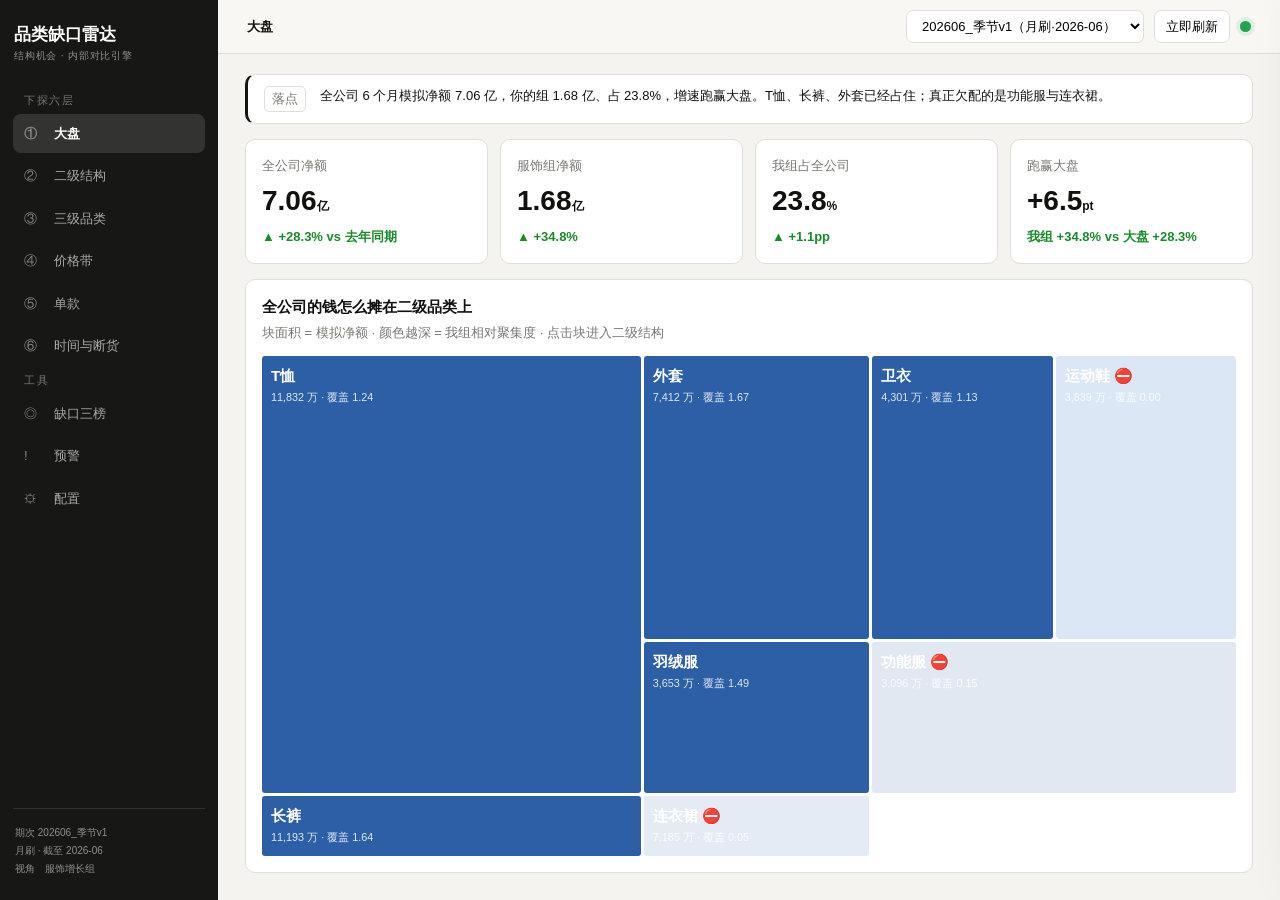
<file: demos/gap-radar.html>
<!doctype html><html lang="zh-CN"><head><meta charset="utf-8"><meta name="viewport" content="width=device-width,initial-scale=1"><title>品类缺口雷达</title><link rel="stylesheet" href="radar-demo.css"></head><body><div class="radar-shell"><aside><div class="radar-brand"><b>品类缺口雷达</b><span>结构机会 · 内部对比引擎</span></div><small>下探六层</small><nav><button class="active" data-view="l1"><i>①</i>大盘</button><button data-view="l2"><i>②</i>二级结构</button><button data-view="l3"><i>③</i>三级品类</button><button data-view="l4"><i>④</i>价格带</button><button data-view="l5"><i>⑤</i>单款</button><button data-view="l6"><i>⑥</i>时间与断货</button></nav><small>工具</small><nav><button data-view="quick"><i>◎</i>缺口三榜</button><button data-view="alerts"><i>!</i>预警</button><button data-view="config"><i>⚙</i>配置</button></nav><footer>期次 202606_季节v1<br>月刷 · 截至 2026-06<br>视角　服饰增长组</footer></aside><main><header><b id="radarTitle">大盘</b><div><select id="radarPeriod"><option>202606_季节v1（月刷·2026-06）</option><option>202512_基线v2</option></select><button id="radarRefresh">立即刷新</button><i></i></div></header><section class="radar-view active" data-view="l1"><div class="insight"><span>落点</span><p>全公司 6 个月模拟净额 7.06 亿，你的组 1.68 亿、占 23.8%，增速跑赢大盘。T恤、长裤、外套已经占住；真正欠配的是功能服与连衣裙。</p></div><div class="radar-kpis"><article><span>全公司净额</span><b>7.06<small>亿</small></b><em>▲ +28.3% vs 去年同期</em></article><article><span>服饰组净额</span><b>1.68<small>亿</small></b><em>▲ +34.8%</em></article><article><span>我组占全公司</span><b>23.8<small>%</small></b><em>▲ +1.1pp</em></article><article><span>跑赢大盘</span><b>+6.5<small>pt</small></b><em>我组 +34.8% vs 大盘 +28.3%</em></article></div><section class="radar-card"><h2>全公司的钱怎么摊在二级品类上</h2><p>块面积 = 模拟净额 · 颜色越深 = 我组相对聚集度 · 点击块进入二级结构</p><div class="treemap" id="treemap"></div></section></section><section class="radar-view" data-view="l2"><div class="section-head"><div><h1>二级结构</h1><p>从规模与覆盖看结构位置，点击行继续下钻。</p></div><span>服饰增长组 / 2026 H1</span></div><div class="ranking" id="l2Table"></div></section><section class="radar-view" data-view="l3"><div class="section-head"><div><h1>三级品类</h1><p>简单基线缺口 + 供给约束证据，按机会分排序。</p></div><label>最低机会分 <input id="radarThreshold" value="20" type="number"></label></div><div class="ranking" id="l3Table"></div><pre id="radarTrace"></pre></section><section class="radar-view" data-view="l4"><div class="section-head"><div><h1>价格带</h1><p>比较公司需求结构与我组供给覆盖。</p></div></div><div class="price-bands" id="priceBands"></div></section><section class="radar-view" data-view="l5"><div class="section-head"><div><h1>单款</h1><p>点击商品，查看售罄、到货与尺码结构。</p></div><input id="spuSearch" placeholder="搜索模拟商品"></div><div class="spu-grid" id="spuGrid"></div></section><section class="radar-view" data-view="l6"><div class="section-head"><div><h1>时间与断货</h1><p>区分真实需求不足和“卖得快但供给提前断掉”。</p></div></div><div class="timeline" id="radarTimeline"></div></section><section class="radar-view" data-view="quick"><div class="section-head"><div><h1>缺口三榜</h1><p>结构缺口、供给缺口、价格带缺口。</p></div></div><div class="three-lists" id="threeLists"></div></section><section class="radar-view" data-view="alerts"><div class="section-head"><div><h1>预警</h1><p>异常不是结论，而是需要企划复核的入口。</p></div></div><div class="alert-list"><article><b>功能服 · 提前断货</b><span>售罄 88%，有效在售天数不足</span></article><article><b>连衣裙 · 结构缺口</b><span>相对聚集度 0.05，缺口约 181 万</span></article><article><b>休闲鞋 · 纪律禁区</b><span>不计入本组缺口</span></article></div></section><section class="radar-view" data-view="config"><div class="section-head"><div><h1>配置</h1><p>演示参数仅影响当前页面。</p></div></div><div class="radar-card config"><label>断货加分<input value="10%"></label><label>强证据品牌组<input value="4"></label><button>保存模拟配置</button></div></section></main></div><div class="drawer" id="spuDrawer" aria-hidden="true"><button id="drawerClose">×</button><div id="drawerContent"></div></div><script src="radar-demo.js"></script></body></html>
</file>
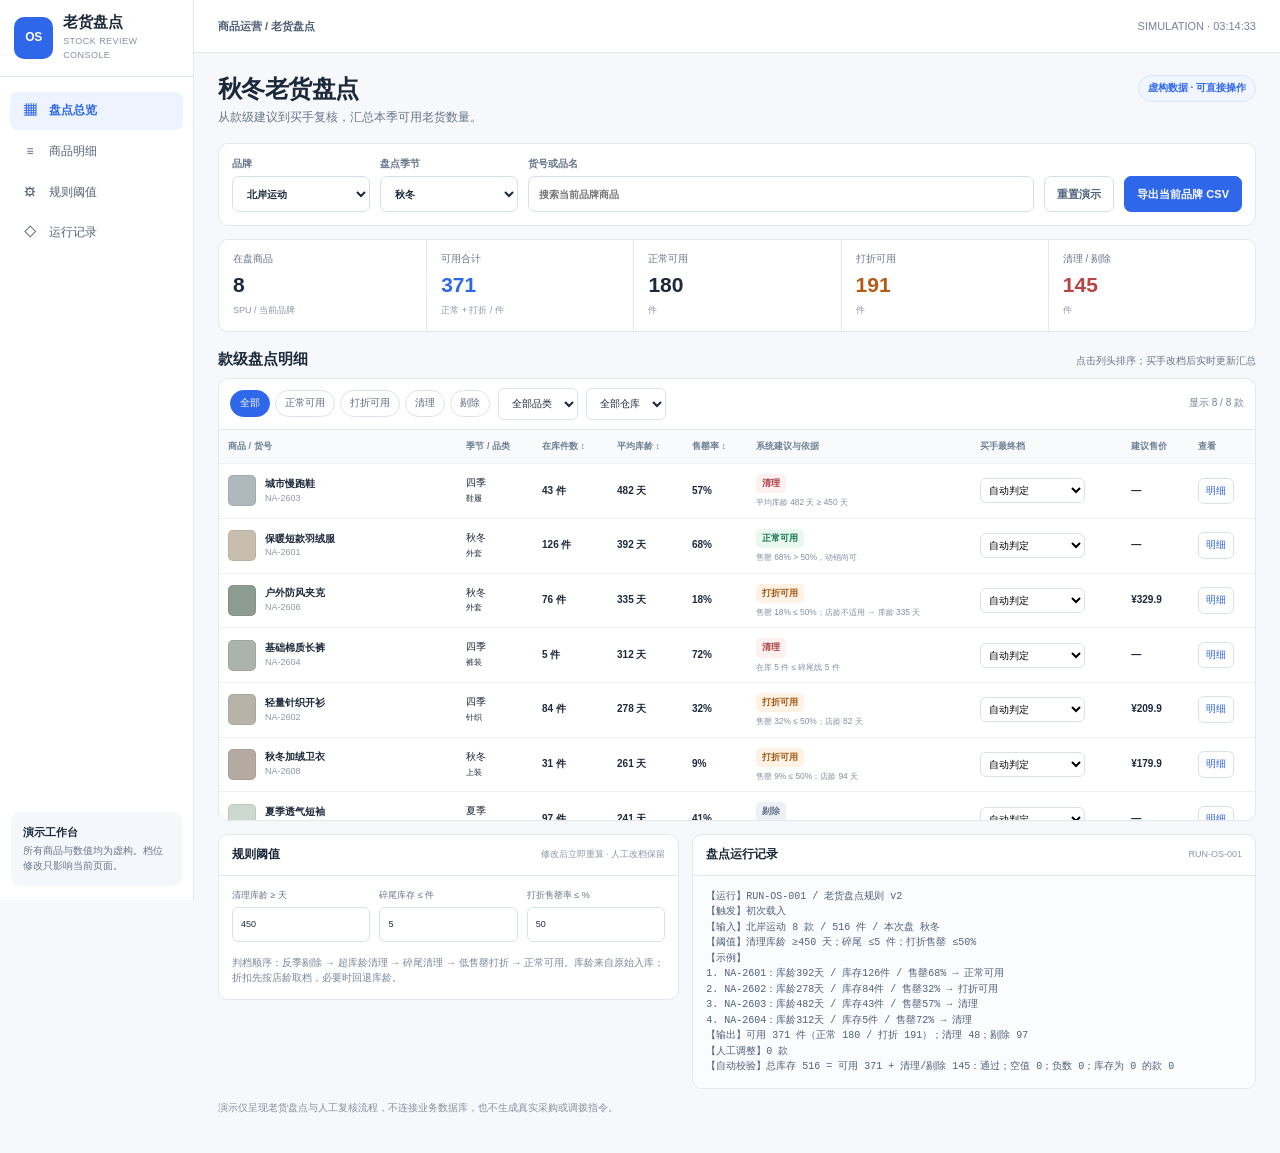
<file: demos/old-stock.html>
<!doctype html>
<html lang="zh-CN">
<head>
  <meta charset="utf-8">
  <meta name="viewport" content="width=device-width, initial-scale=1">
  <title>老货盘点 · 交互演示</title>
  <style>
    :root{--blue:#2f67ea;--blue-pale:#edf3ff;--ink:#1c293b;--muted:#66758a;--line:#e2e8f0;--bg:#f6f8fb;--green:#14845a;--amber:#b45b14;--red:#b84444}
    *{box-sizing:border-box}
    html{scroll-behavior:smooth}
    body{margin:0;background:var(--bg);color:var(--ink);font:13px/1.48 Inter,-apple-system,BlinkMacSystemFont,"PingFang SC","Microsoft YaHei",sans-serif}
    button,input,select{font:inherit}
    button,select{cursor:pointer}
    button:focus-visible,input:focus-visible,select:focus-visible,a:focus-visible{outline:3px solid #9bb9ff;outline-offset:2px}
    ::selection{background:#bfd4ff;color:#172337}
    ::-webkit-scrollbar{height:9px;width:9px}::-webkit-scrollbar-thumb{background:#c6d0dd;border:2px solid var(--bg);border-radius:9px}
    .shell{min-height:100vh;display:grid;grid-template-columns:194px minmax(0,1fr)}
    aside{background:#fff;border-right:1px solid var(--line);display:flex;flex-direction:column;position:sticky;top:0;height:100vh;min-height:520px}
    .brand{height:77px;border-bottom:1px solid var(--line);display:flex;align-items:center;gap:10px;padding:14px}
    .mark{display:grid;place-items:center;width:42px;height:42px;border-radius:10px;background:var(--blue);color:white;font-weight:850;font-size:12px;letter-spacing:-.04em}
    .brand strong{display:block;font-size:15px;line-height:1.1}.brand small{display:block;margin-top:5px;font-size:9px;color:#8591a4;letter-spacing:.05em}
    aside nav{padding:15px 10px;display:grid;gap:3px}
    aside nav a{display:flex;gap:10px;align-items:center;padding:10px 11px;border-radius:7px;text-decoration:none;color:#56657a;font-size:12px}
    aside nav a:hover,aside nav a.active{background:var(--blue-pale);color:var(--blue);font-weight:700}
    aside nav a span{width:18px;text-align:center;font-weight:800}
    .side-note{margin:auto 11px 14px;padding:12px;border-radius:9px;background:#f4f7fb;color:#66758a;font-size:10px}
    .side-note b{display:block;color:var(--ink);margin-bottom:4px;font-size:11px}
    main{min-width:0}
    .topbar{height:53px;padding:0 24px;display:flex;justify-content:space-between;align-items:center;background:#fff;border-bottom:1px solid var(--line);color:#76849a;font-size:11px}
    .topbar strong{color:#4c5c72;font-weight:650}
    .content{max-width:1500px;margin:auto;padding:22px 24px 38px}
    .page-title{display:flex;align-items:start;justify-content:space-between;gap:16px;margin-bottom:16px}
    h1{margin:0;font-size:24px;letter-spacing:-.025em;line-height:1.2}
    .page-title p{margin:5px 0 0;color:var(--muted);font-size:12px}
    .demo-tag{display:inline-flex;align-items:center;white-space:nowrap;border:1px solid #d8e4ff;color:var(--blue);border-radius:999px;padding:5px 9px;background:#f0f5ff;font-size:10px;font-weight:700}
    .toolbar,.filterbar,.rules,.table-panel,.audit{background:#fff;border:1px solid var(--line);border-radius:10px}
    .toolbar{padding:13px;display:flex;align-items:end;gap:10px;flex-wrap:wrap;margin-bottom:13px}
    label.field{display:flex;flex-direction:column;gap:5px;min-width:138px;font-size:10px;color:var(--muted);font-weight:650}
    label.field select,label.field input,.search{height:36px;width:100%;border:1px solid #d5deea;border-radius:7px;background:#fff;color:var(--ink);padding:0 10px;min-width:0}
    .toolbar .grow{flex:1;min-width:190px}
    .primary,.quiet{height:36px;border-radius:7px;padding:0 12px;font-size:11px;font-weight:700}
    .primary{background:var(--blue);color:#fff;border:1px solid var(--blue)}.primary:hover{background:#2458d2}
    .quiet{background:#fff;color:#4f617a;border:1px solid #d5deea}.quiet:hover{background:#f3f7ff}
    .summary{display:grid;grid-template-columns:repeat(5,minmax(0,1fr));background:#fff;border:1px solid var(--line);border-radius:10px;margin-bottom:13px;overflow:hidden}
    .summary>div{padding:12px 14px;min-width:0}.summary>div+div{border-left:1px solid var(--line)}
    .summary span{display:block;color:var(--muted);font-size:10px}.summary b{display:block;font-size:21px;line-height:1.2;margin:5px 0 2px;font-variant-numeric:tabular-nums}.summary small{color:#8a97a8;font-size:9px}
    .summary .usable b{color:var(--blue)}.summary .discount b{color:var(--amber)}.summary .clear b{color:var(--red)}
    .section-row{display:flex;align-items:baseline;justify-content:space-between;gap:10px;margin:16px 0 8px}
    .section-row h2{font-size:15px;margin:0}.section-row span{color:var(--muted);font-size:10px}
    .filterbar{display:flex;align-items:center;gap:8px;padding:9px 11px;flex-wrap:wrap;border-radius:10px 10px 0 0;border-bottom:0}
    .filters{display:flex;gap:5px;flex-wrap:wrap}.filters button{border:1px solid #dce3ec;border-radius:999px;background:#fff;color:#5c6a7e;font-size:10px;padding:5px 9px}
    .filters button.active{background:var(--blue);border-color:var(--blue);color:#fff}
    .filterbar select,.filterbar input{height:32px;padding:0 9px;border:1px solid #dce3ec;border-radius:6px;background:#fff;color:var(--ink);font-size:10px}
    .filterbar input{min-width:150px;flex:1;max-width:230px}
    .filterbar .count{margin-left:auto;color:#718097;font-size:10px;font-variant-numeric:tabular-nums}
    .table-panel{border-radius:0 0 10px 10px;overflow:hidden}
    .table-scroll{overflow:auto;max-height:390px;scrollbar-color:#c6d0dd transparent}
    table{width:100%;min-width:920px;border-collapse:collapse;text-align:left;font-size:10px}
    th{position:sticky;top:0;z-index:1;background:#f8fafc;color:#708096;font-size:9px;font-weight:700;white-space:nowrap}
    th,td{padding:10px 9px;border-bottom:1px solid #edf1f6;vertical-align:middle}
    th button{border:0;background:transparent;color:inherit;padding:0;font-size:inherit;font-weight:inherit;text-align:left}
    th button:hover{color:var(--blue)}
    tbody tr:hover{background:#f9fbff}
    td.numeric{font-variant-numeric:tabular-nums;white-space:nowrap;font-weight:650}
    .item{display:flex;align-items:center;gap:9px;min-width:176px}.swatch{width:28px;height:31px;flex:0 0 auto;border-radius:5px;background:var(--swatch);border:1px solid rgba(0,0,0,.07)}
    .item strong{display:block;font-size:10px}.item small{display:block;font-size:9px;color:#8c99a9}
    .pill{display:inline-flex;align-items:center;padding:3px 6px;border-radius:5px;font-size:9px;white-space:nowrap;font-weight:700}
    .normal{color:#147451;background:#e9f8f0}.discounted{color:#a45613;background:#fff2e4}.clearance{color:#aa3e43;background:#fff0f0}.excluded{color:#69778c;background:#edf1f6}
    td.system small{display:block;margin-top:4px;max-width:170px;color:#8290a2;line-height:1.25}
    .override{width:105px;max-width:105px;border:1px solid #d8e1ec;border-radius:6px;background:#fff;padding:5px 4px;font-size:10px}
    .changed{display:block;margin-top:3px;color:var(--blue);font-size:9px}
    .row-more{border:1px solid #d8e1ec;border-radius:6px;background:#fff;color:var(--blue);padding:5px 7px;font-size:10px;white-space:nowrap}
    .detail-row td{background:#f5f8fd;padding:12px 14px}.detail-grid{display:grid;grid-template-columns:repeat(4,minmax(0,1fr));gap:12px}.detail-grid b{display:block;margin-bottom:4px;color:#41536d;font-size:10px}.detail-grid span{color:#68788f;font-size:10px}.detail-grid .reason{grid-column:span 2}
    .empty{padding:26px;text-align:center;color:var(--muted)}
    .below{display:grid;grid-template-columns:.9fr 1.1fr;gap:13px;margin-top:13px;align-items:start}
    .rules,.audit{overflow:hidden}.panel-head{display:flex;align-items:center;justify-content:space-between;padding:11px 13px;border-bottom:1px solid var(--line)}.panel-head h2{margin:0;font-size:12px}.panel-head span{color:#8a97a8;font-size:9px}
    .rule-fields{display:grid;grid-template-columns:repeat(3,minmax(0,1fr));gap:9px;padding:13px}
    .rule-fields label{display:block;color:var(--muted);font-size:9px}.rule-fields input{display:block;width:100%;height:35px;margin-top:5px;border:1px solid #d8e1eb;border-radius:6px;padding:0 8px;color:var(--ink);font-variant-numeric:tabular-nums}
    .rules p{padding:0 13px 13px;margin:0;color:#77869b;font-size:10px;line-height:1.55}
    pre{margin:0;padding:13px;min-height:157px;max-height:225px;overflow:auto;white-space:pre-wrap;word-break:break-word;background:#fbfcfe;color:#50617a;font:10px/1.55 ui-monospace,SFMono-Regular,Menlo,monospace}
    .footer-note{margin:12px 0 0;color:#8290a2;font-size:10px}
    @media(max-width:1100px){.shell{grid-template-columns:70px minmax(0,1fr)}.brand{justify-content:center;padding:12px}.brand>div:last-child,.side-note,aside nav a{font-size:0}.side-note{display:none}aside nav a{justify-content:center}aside nav a span{font-size:15px}.summary{grid-template-columns:repeat(3,1fr)}.summary>div:nth-child(4){border-left:0;border-top:1px solid var(--line)}.summary>div:nth-child(5){border-top:1px solid var(--line)}}
    @media(max-width:700px){.shell{grid-template-columns:1fr}aside{display:none}.topbar{padding:0 13px}.content{padding:14px 11px 28px}.page-title{align-items:start}.page-title h1{font-size:20px}.page-title p{font-size:10px}.toolbar{display:grid;grid-template-columns:1fr 1fr}.toolbar label.field{min-width:0}.toolbar .grow{grid-column:1/-1;min-width:0}.toolbar button{width:100%}.summary{grid-template-columns:repeat(2,1fr)}.summary>div:nth-child(odd){border-left:0}.summary>div:nth-child(n+3){border-top:1px solid var(--line)}.summary>div:last-child{grid-column:1/-1}.filterbar .count{margin-left:0}.below{grid-template-columns:1fr}.detail-grid{grid-template-columns:1fr 1fr}.detail-grid .reason{grid-column:span 2}}
    @media(max-width:420px){.rule-fields{grid-template-columns:1fr 1fr}.rule-fields label:last-child{grid-column:1/-1}.topbar .clock{display:none}}
  </style>
</head>
<body>
  <div class="shell">
    <aside>
      <div class="brand"><div class="mark">OS</div><div><strong>老货盘点</strong><small>STOCK REVIEW CONSOLE</small></div></div>
      <nav aria-label="演示导航">
        <a href="#overview" class="active"><span>▦</span>盘点总览</a>
        <a href="#stock-list"><span>≡</span>商品明细</a>
        <a href="#rules"><span>⚙</span>规则阈值</a>
        <a href="#run-log"><span>◇</span>运行记录</a>
      </nav>
      <div class="side-note"><b>演示工作台</b>所有商品与数值均为虚构。档位修改只影响当前页面。</div>
    </aside>
    <main id="overview">
      <div class="topbar"><strong>商品运营 / 老货盘点</strong><span class="clock">SIMULATION · <time id="clock"></time></span></div>
      <div class="content">
        <div class="page-title"><div><h1>秋冬老货盘点</h1><p>从款级建议到买手复核，汇总本季可用老货数量。</p></div><span class="demo-tag">虚构数据 · 可直接操作</span></div>
        <section class="toolbar" aria-label="盘点范围">
          <label class="field">品牌<select id="brand"><option value="北岸运动">北岸运动</option><option value="云川生活">云川生活</option></select></label>
          <label class="field">盘点季节<select id="season"><option value="秋冬">秋冬</option><option value="夏季">夏季</option></select></label>
          <label class="field grow">货号或品名<input id="search" type="search" placeholder="搜索当前品牌商品"></label>
          <button type="button" class="quiet" id="reset">重置演示</button>
          <button type="button" class="primary" id="export">导出当前品牌 CSV</button>
        </section>
        <div class="summary" aria-live="polite">
          <div><span>在盘商品</span><b id="sum-spu">—</b><small>SPU / 当前品牌</small></div>
          <div class="usable"><span>可用合计</span><b id="sum-usable">—</b><small>正常 + 打折 / 件</small></div>
          <div><span>正常可用</span><b id="sum-normal">—</b><small>件</small></div>
          <div class="discount"><span>打折可用</span><b id="sum-discount">—</b><small>件</small></div>
          <div class="clear"><span>清理 / 剔除</span><b id="sum-other">—</b><small>件</small></div>
        </div>
        <div class="section-row" id="stock-list"><h2>款级盘点明细</h2><span>点击列头排序；买手改档后实时更新汇总</span></div>
        <div class="filterbar">
          <div class="filters" role="group" aria-label="处置档位筛选">
            <button type="button" data-filter="全部" class="active" aria-pressed="true">全部</button>
            <button type="button" data-filter="正常可用" aria-pressed="false">正常可用</button>
            <button type="button" data-filter="打折可用" aria-pressed="false">打折可用</button>
            <button type="button" data-filter="清理" aria-pressed="false">清理</button>
            <button type="button" data-filter="剔除" aria-pressed="false">剔除</button>
          </div>
          <select id="category" aria-label="按品类筛选"><option value="全部">全部品类</option></select>
          <select id="warehouse" aria-label="按仓库筛选"><option value="全部">全部仓库</option></select>
          <span class="count" id="visible-count"></span>
        </div>
        <section class="table-panel" aria-label="老货商品明细">
          <div class="table-scroll"><table>
            <thead><tr><th>商品 / 货号</th><th>季节 / 品类</th><th><button type="button" data-sort="stock">在库件数 ↕</button></th><th><button type="button" data-sort="age">平均库龄 ↕</button></th><th><button type="button" data-sort="sell">售罄率 ↕</button></th><th>系统建议与依据</th><th>买手最终档</th><th>建议售价</th><th>查看</th></tr></thead>
            <tbody id="rows"></tbody>
          </table></div>
        </section>
        <div class="below">
          <section class="rules" id="rules">
            <div class="panel-head"><h2>规则阈值</h2><span>修改后立即重算 · 人工改档保留</span></div>
            <div class="rule-fields">
              <label>清理库龄 ≥ 天<input id="clear-age" type="number" min="180" max="900" value="450"></label>
              <label>碎尾库存 ≤ 件<input id="thin-stock" type="number" min="0" max="30" value="5"></label>
              <label>打折售罄率 ≤ %<input id="normal-line" type="number" min="0" max="100" value="50"></label>
            </div>
            <p>判档顺序：反季剔除 → 超库龄清理 → 碎尾清理 → 低售罄打折 → 正常可用。库龄来自原始入库；折扣先按店龄取档，必要时回退库龄。</p>
          </section>
          <section class="audit" id="run-log">
            <div class="panel-head"><h2>盘点运行记录</h2><span id="run-id">等待计算</span></div>
            <pre id="log" aria-live="polite"></pre>
          </section>
        </div>
        <p class="footer-note">演示仅呈现老货盘点与人工复核流程，不连接业务数据库，也不生成真实采购或调拨指令。</p>
      </div>
    </main>
  </div>
  <script>
  (()=>{
    'use strict';
    const items=[
      {brand:'北岸运动',sku:'NA-2601',name:'保暖短款羽绒服',category:'外套',season:'秋冬',warehouse:'北方仓',stock:126,age:392,minAge:325,maxAge:439,shopAge:121,sell:68,salePrice:799,purModel:1,color:'#c8beb0'},
      {brand:'北岸运动',sku:'NA-2602',name:'轻量针织开衫',category:'针织',season:'四季',warehouse:'华东仓',stock:84,age:278,minAge:220,maxAge:338,shopAge:82,sell:32,salePrice:329,purModel:1,color:'#b8b3a8'},
      {brand:'北岸运动',sku:'NA-2603',name:'城市慢跑鞋',category:'鞋履',season:'四季',warehouse:'华东仓',stock:43,age:482,minAge:451,maxAge:519,shopAge:102,sell:57,salePrice:459,purModel:2,color:'#aeb8bd'},
      {brand:'北岸运动',sku:'NA-2604',name:'基础棉质长裤',category:'裤装',season:'四季',warehouse:'北方仓',stock:5,age:312,minAge:281,maxAge:367,shopAge:18,sell:72,salePrice:239,purModel:1,color:'#aab3ad'},
      {brand:'北岸运动',sku:'NA-2605',name:'夏季透气短袖',category:'上装',season:'夏季',warehouse:'华东仓',stock:97,age:241,minAge:185,maxAge:294,shopAge:67,sell:41,salePrice:159,purModel:1,color:'#cdd8cf'},
      {brand:'北岸运动',sku:'NA-2606',name:'户外防风夹克',category:'外套',season:'秋冬',warehouse:'北方仓',stock:76,age:335,minAge:289,maxAge:378,shopAge:22,sell:18,salePrice:599,purModel:1,color:'#8d9c91'},
      {brand:'北岸运动',sku:'NA-2607',name:'轻量训练运动裤',category:'裤装',season:'四季',warehouse:'华南仓',stock:54,age:211,minAge:182,maxAge:249,shopAge:47,sell:53,salePrice:289,purModel:2,color:'#adb3bb'},
      {brand:'北岸运动',sku:'NA-2608',name:'秋冬加绒卫衣',category:'上装',season:'秋冬',warehouse:'北方仓',stock:31,age:261,minAge:204,maxAge:314,shopAge:94,sell:9,salePrice:369,purModel:1,color:'#b4aaa2'},
      {brand:'云川生活',sku:'YC-3101',name:'羊毛混纺大衣',category:'外套',season:'秋冬',warehouse:'华东仓',stock:88,age:364,minAge:288,maxAge:401,shopAge:110,sell:62,salePrice:1099,purModel:1,color:'#c0b5ab'},
      {brand:'云川生活',sku:'YC-3102',name:'宽松版型牛仔裤',category:'裤装',season:'四季',warehouse:'华南仓',stock:64,age:301,minAge:255,maxAge:346,shopAge:16,sell:26,salePrice:399,purModel:1,color:'#8ca1b3'},
      {brand:'云川生活',sku:'YC-3103',name:'轻薄夏季连衣裙',category:'裙装',season:'夏季',warehouse:'华东仓',stock:52,age:275,minAge:204,maxAge:339,shopAge:74,sell:19,salePrice:429,purModel:1,color:'#dbc3c1'},
      {brand:'云川生活',sku:'YC-3104',name:'经典白色衬衫',category:'上装',season:'四季',warehouse:'华南仓',stock:4,age:267,minAge:229,maxAge:316,shopAge:43,sell:78,salePrice:259,purModel:2,color:'#e2e3dd'},
      {brand:'云川生活',sku:'YC-3105',name:'灯芯绒半裙',category:'裙装',season:'秋冬',warehouse:'华东仓',stock:38,age:469,minAge:421,maxAge:512,shopAge:96,sell:44,salePrice:349,purModel:1,color:'#baaba0'},
      {brand:'云川生活',sku:'YC-3106',name:'四季基础针织衫',category:'针织',season:'四季',warehouse:'北方仓',stock:72,age:233,minAge:188,maxAge:292,shopAge:78,sell:37,salePrice:299,purModel:1,color:'#c5c9be'}
    ];
    const defaults={clearAge:450,thinStock:5,normalLine:50};
    const statuses=['正常可用','打折可用','清理','剔除'];
    const $=selector=>document.querySelector(selector);
    const $$=selector=>[...document.querySelectorAll(selector)];
    const escapeHtml=value=>String(value).replace(/[&<>"']/g,char=>({'&':'&amp;','<':'&lt;','>':'&gt;','"':'&quot;',"'":'&#39;'}[char]));
    const state={brand:'北岸运动',season:'秋冬',filter:'全部',category:'全部',warehouse:'全部',search:'',sort:'age',descending:true,expanded:null,overrides:new Map(),run:0,lastEvent:'初次载入'};
    let rows=[];

    // 与业务规则同序：反季、库龄、碎尾、售罄。每个结果保留可读依据。
    function discountCoefficient(age,sell){
      if(!Number.isFinite(age))return null;
      if(age>30&&age<=60)return sell<=10?0.65:sell<=20?0.75:sell<=30?0.85:null;
      if(age>60)return sell<=10?0.5:sell<=20?0.55:sell<=30?0.6:sell<=40?0.65:sell<=50?0.7:null;
      return null;
    }
    function roundPrice(value,purModel){
      let price;
      if(value<1)price=0;else if(value<4.5)price=1;else if(value<9)price=5;
      else if(value<17)price=purModel===2?9:9.9;
      else if(value<25)price=purModel===2?19:19.9;
      else price=Math.floor((value-25)/10)*10+(purModel===2?29:29.9);
      const tens=Math.floor(price/10)%10;
      if(price>79&&(tens===6||tens===8))price-=10;
      if(price>200&&tens===1)price-=20;
      return Math.round(price*100)/100;
    }
    function decide(item,rule){
      const off=state.season==='秋冬'?'夏季':'秋冬';
      if(item.season===off)return {grade:'剔除',reason:`${item.season}款，本次盘${state.season}用不上`,coefficient:null,price:null,basis:'季节'};
      if(item.age>=rule.clearAge)return {grade:'清理',reason:`平均库龄 ${item.age} 天 ≥ ${rule.clearAge} 天`,coefficient:null,price:null,basis:'库龄'};
      if(item.stock<=rule.thinStock)return {grade:'清理',reason:`在库 ${item.stock} 件 ≤ 碎尾线 ${rule.thinStock} 件`,coefficient:null,price:null,basis:'碎尾'};
      if(item.sell<=rule.normalLine){
        let coefficient=discountCoefficient(item.shopAge,item.sell);
        let basis=`店龄 ${item.shopAge} 天`;
        if(coefficient===null){coefficient=discountCoefficient(item.age,item.sell);basis=`店龄不适用 → 库龄 ${item.age} 天`;}
        const price=coefficient===null?null:roundPrice(item.salePrice*coefficient,item.purModel);
        return {grade:'打折可用',reason:`售罄 ${item.sell}% ≤ ${rule.normalLine}%；${basis}`,coefficient,price,basis};
      }
      return {grade:'正常可用',reason:`售罄 ${item.sell}% > ${rule.normalLine}%，动销尚可`,coefficient:null,price:null,basis:'售罄'};
    }
    function rules(){return {
      clearAge:Number($('#clear-age').value),thinStock:Number($('#thin-stock').value),normalLine:Number($('#normal-line').value)
    };}
    function clampRules(){
      [['#clear-age',180,900,defaults.clearAge],['#thin-stock',0,30,defaults.thinStock],['#normal-line',0,100,defaults.normalLine]].forEach(([selector,min,max,fallback])=>{
        const input=$(selector);const value=input.value.trim()===''?NaN:Number(input.value);input.value=Number.isFinite(value)?Math.min(max,Math.max(min,Math.round(value))):fallback;
      });
    }
    function classFor(grade){return {'正常可用':'normal','打折可用':'discounted','清理':'clearance','剔除':'excluded'}[grade];}
    function recalculate(event){
      clampRules();state.run+=1;state.lastEvent=event;
      $('.page-title h1').textContent=`${state.season}老货盘点`;
      const rule=rules();
      rows=items.filter(item=>item.brand===state.brand).map(item=>{
        const system=decide(item,rule);
        const override=state.overrides.get(item.sku)||null;
        return {...item,system,override,final:override||system.grade};
      });
      renderSummary();renderFilters();renderTable();renderLog(rule);
    }
    function renderSummary(){
      const qty=grade=>rows.filter(row=>row.final===grade).reduce((sum,row)=>sum+row.stock,0);
      const normal=qty('正常可用'),discount=qty('打折可用'),clear=qty('清理'),excluded=qty('剔除');
      $('#sum-spu').textContent=rows.length;$('#sum-usable').textContent=normal+discount;
      $('#sum-normal').textContent=normal;$('#sum-discount').textContent=discount;$('#sum-other').textContent=clear+excluded;
    }
    function renderFilters(){
      const categories=[...new Set(rows.map(row=>row.category))].sort();
      const warehouses=[...new Set(rows.map(row=>row.warehouse))].sort();
      if(state.category!=='全部'&&!categories.includes(state.category))state.category='全部';
      if(state.warehouse!=='全部'&&!warehouses.includes(state.warehouse))state.warehouse='全部';
      $('#category').innerHTML='<option value="全部">全部品类</option>'+categories.map(value=>`<option value="${escapeHtml(value)}">${escapeHtml(value)}</option>`).join('');
      $('#warehouse').innerHTML='<option value="全部">全部仓库</option>'+warehouses.map(value=>`<option value="${escapeHtml(value)}">${escapeHtml(value)}</option>`).join('');
      $('#category').value=state.category;$('#warehouse').value=state.warehouse;
      $$('.filters button').forEach(button=>{const active=button.dataset.filter===state.filter;button.classList.toggle('active',active);button.setAttribute('aria-pressed',String(active));});
    }
    function visibleRows(){
      const term=state.search.trim().toLocaleLowerCase('zh-CN');
      return rows.filter(row=>(state.filter==='全部'||row.final===state.filter)
        &&(state.category==='全部'||row.category===state.category)
        &&(state.warehouse==='全部'||row.warehouse===state.warehouse)
        &&(!term||`${row.sku} ${row.name}`.toLocaleLowerCase('zh-CN').includes(term)))
        .sort((a,b)=>{const difference=a[state.sort]-b[state.sort];return state.descending?-difference:difference;});
    }
    function renderTable(){
      const visible=visibleRows();$('#visible-count').textContent=`显示 ${visible.length} / ${rows.length} 款`;
      $('#rows').innerHTML=visible.length?visible.map(row=>{
        const id=escapeHtml(row.sku),open=state.expanded===row.sku;
        const price=row.final==='打折可用'?(row.system.price===null?'需人工定价':`¥${row.system.price}`):'—';
        const options=['自动判定',...statuses].map(value=>`<option value="${escapeHtml(value)}" ${row.override===value||(!row.override&&value==='自动判定')?'selected':''}>${escapeHtml(value)}</option>`).join('');
        return `<tr>
          <td><div class="item"><span class="swatch" style="--swatch:${row.color}"></span><span><strong>${escapeHtml(row.name)}</strong><small>${id}</small></span></div></td>
          <td>${escapeHtml(row.season)}<br><small>${escapeHtml(row.category)}</small></td>
          <td class="numeric">${row.stock} 件</td><td class="numeric">${row.age} 天</td><td class="numeric">${row.sell}%</td>
          <td class="system"><span class="pill ${classFor(row.system.grade)}">${row.system.grade}</span><small>${escapeHtml(row.system.reason)}</small></td>
          <td><select class="override" data-override="${id}" aria-label="${id} 的买手最终档">${options}</select>${row.override?'<span class="changed">人工调整</span>':''}</td>
          <td class="numeric">${price}</td>
          <td><button type="button" class="row-more" data-expand="${id}" aria-expanded="${open}" aria-controls="detail-${id}">${open?'收起':'明细'}</button></td>
        </tr><tr class="detail-row" id="detail-${id}" ${open?'':'hidden'}><td colspan="9"><div class="detail-grid">
          <div><b>库龄分布</b><span>${row.minAge}–${row.maxAge} 天 · 平均 ${row.age} 天</span></div>
          <div><b>店龄与仓库</b><span>${row.shopAge} 天 · ${escapeHtml(row.warehouse)}</span></div>
          <div><b>当前售价</b><span>¥${row.salePrice} · ${row.purModel===2?'代销':'自营'}</span></div>
          <div><b>折扣建议</b><span>${row.system.coefficient===null?'当前系统档无需定价':`${Math.round(row.system.coefficient*100)}% × ¥${row.salePrice} → ¥${row.system.price}`}</span></div>
          <div class="reason"><b>系统判断</b><span>${escapeHtml(row.system.reason)}；规则命中：${row.system.basis}</span></div>
          <div class="reason"><b>最终处理</b><span>${row.override?`买手调整为 ${escapeHtml(row.final)}，系统原建议 ${row.system.grade}`:`保留系统建议 ${row.final}`}</span></div>
        </div></td></tr>`;
      }).join(''):'<tr><td colspan="9" class="empty">当前筛选下没有商品，请更换档位或清空搜索。</td></tr>';
    }
    function renderLog(rule){
      const totalStock=rows.reduce((sum,row)=>sum+row.stock,0);
      const byGrade=grade=>rows.filter(row=>row.final===grade).reduce((sum,row)=>sum+row.stock,0);
      const used=byGrade('正常可用')+byGrade('打折可用'),other=byGrade('清理')+byGrade('剔除');
      const empty=rows.filter(row=>[row.stock,row.age,row.sell,row.salePrice].some(value=>value===null||value===undefined)).length;
      const negative=rows.filter(row=>[row.stock,row.age,row.sell,row.salePrice].some(value=>value<0)).length;
      const zero=rows.filter(row=>row.stock===0).length;
      const sample=rows.slice(0,4).map((row,index)=>`${index+1}. ${row.sku}：库龄${row.age}天 / 库存${row.stock}件 / 售罄${row.sell}% → ${row.system.grade}${row.override?` → 人工改为${row.final}`:''}`).join('\n');
      const id=`RUN-OS-${String(state.run).padStart(3,'0')}`;$('#run-id').textContent=id;
      $('#log').textContent=`【运行】${id} / 老货盘点规则 v2\n【触发】${state.lastEvent}\n【输入】${state.brand} ${rows.length} 款 / ${totalStock} 件 / 本次盘 ${state.season}\n【阈值】清理库龄 ≥${rule.clearAge} 天；碎尾 ≤${rule.thinStock} 件；打折售罄 ≤${rule.normalLine}%\n【示例】\n${sample}\n【输出】可用 ${used} 件（正常 ${byGrade('正常可用')} / 打折 ${byGrade('打折可用')}）；清理 ${byGrade('清理')}；剔除 ${byGrade('剔除')}\n【人工调整】${rows.filter(row=>row.override).length} 款\n【自动校验】总库存 ${totalStock} = 可用 ${used} + 清理/剔除 ${other}：${totalStock===used+other?'通过':'异常'}；空值 ${empty}；负数 ${negative}；库存为 0 的款 ${zero}`;
    }
    function updateFilter(){renderTable();}
    function exportCsv(){
      const header=['品牌','货号','品名','品类','季节','仓库','平均库龄天','库存件数','售罄率','系统建议','最终档位','建议售价','判断依据'];
      const values=rows.map(row=>[row.brand,row.sku,row.name,row.category,row.season,row.warehouse,row.age,row.stock,row.sell,row.system.grade,row.final,row.final==='打折可用'?(row.system.price??'需人工定价'):'',row.system.reason]);
      const csv='\ufeff'+[header,...values].map(line=>line.map(value=>`"${String(value).replaceAll('"','""')}"`).join(',')).join('\r\n');
      const url=URL.createObjectURL(new Blob([csv],{type:'text/csv;charset=utf-8'}));
      const link=document.createElement('a');link.href=url;link.download=`模拟老货盘点_${state.brand}_${state.season}.csv`;link.click();
      setTimeout(()=>URL.revokeObjectURL(url),1000);
    }
    $('#brand').addEventListener('change',event=>{state.brand=event.target.value;state.filter='全部';state.expanded=null;recalculate('切换品牌');});
    $('#season').addEventListener('change',event=>{state.season=event.target.value;state.expanded=null;recalculate('切换盘点季节');});
    $('#search').addEventListener('input',event=>{state.search=event.target.value;updateFilter();});
    $('#category').addEventListener('change',event=>{state.category=event.target.value;updateFilter();});
    $('#warehouse').addEventListener('change',event=>{state.warehouse=event.target.value;updateFilter();});
    $$('.filters button').forEach(button=>button.addEventListener('click',()=>{state.filter=button.dataset.filter;renderFilters();updateFilter();}));
    const ruleBounds={'#clear-age':[180,900],'#thin-stock':[0,30],'#normal-line':[0,100]};
    Object.entries(ruleBounds).forEach(([selector,[min,max]])=>{
      const input=$(selector);
      input.addEventListener('input',()=>{
        const value=Number(input.value);
        if(input.value.trim()!==''&&Number.isFinite(value)&&value>=min&&value<=max)recalculate('调整规则阈值');
      });
      input.addEventListener('change',()=>recalculate('确认规则阈值'));
    });
    $$('th button[data-sort]').forEach(button=>button.addEventListener('click',()=>{
      const key=button.dataset.sort;state.descending=state.sort===key?!state.descending:true;state.sort=key;renderTable();
    }));
    $('#rows').addEventListener('change',event=>{
      const select=event.target.closest('[data-override]');if(!select)return;
      const sku=select.dataset.override;if(select.value==='自动判定')state.overrides.delete(sku);else state.overrides.set(sku,select.value);
      recalculate(`买手改档 ${sku}`);
    });
    $('#rows').addEventListener('click',event=>{
      const button=event.target.closest('[data-expand]');if(!button)return;
      state.expanded=state.expanded===button.dataset.expand?null:button.dataset.expand;renderTable();
    });
    $('#reset').addEventListener('click',()=>{
      state.brand='北岸运动';state.season='秋冬';state.filter='全部';state.category='全部';state.warehouse='全部';state.search='';state.sort='age';state.descending=true;state.expanded=null;state.overrides.clear();
      $('#brand').value=state.brand;$('#season').value=state.season;$('#search').value='';
      $('#clear-age').value=defaults.clearAge;$('#thin-stock').value=defaults.thinStock;$('#normal-line').value=defaults.normalLine;
      recalculate('重置演示');
    });
    $('#export').addEventListener('click',exportCsv);
    setInterval(()=>$('#clock').textContent=new Date().toLocaleTimeString('zh-CN',{hour12:false}),1000);
    $('#clock').textContent=new Date().toLocaleTimeString('zh-CN',{hour12:false});
    recalculate('初次载入');
  })();
  </script>
</body>
</html>
</file>
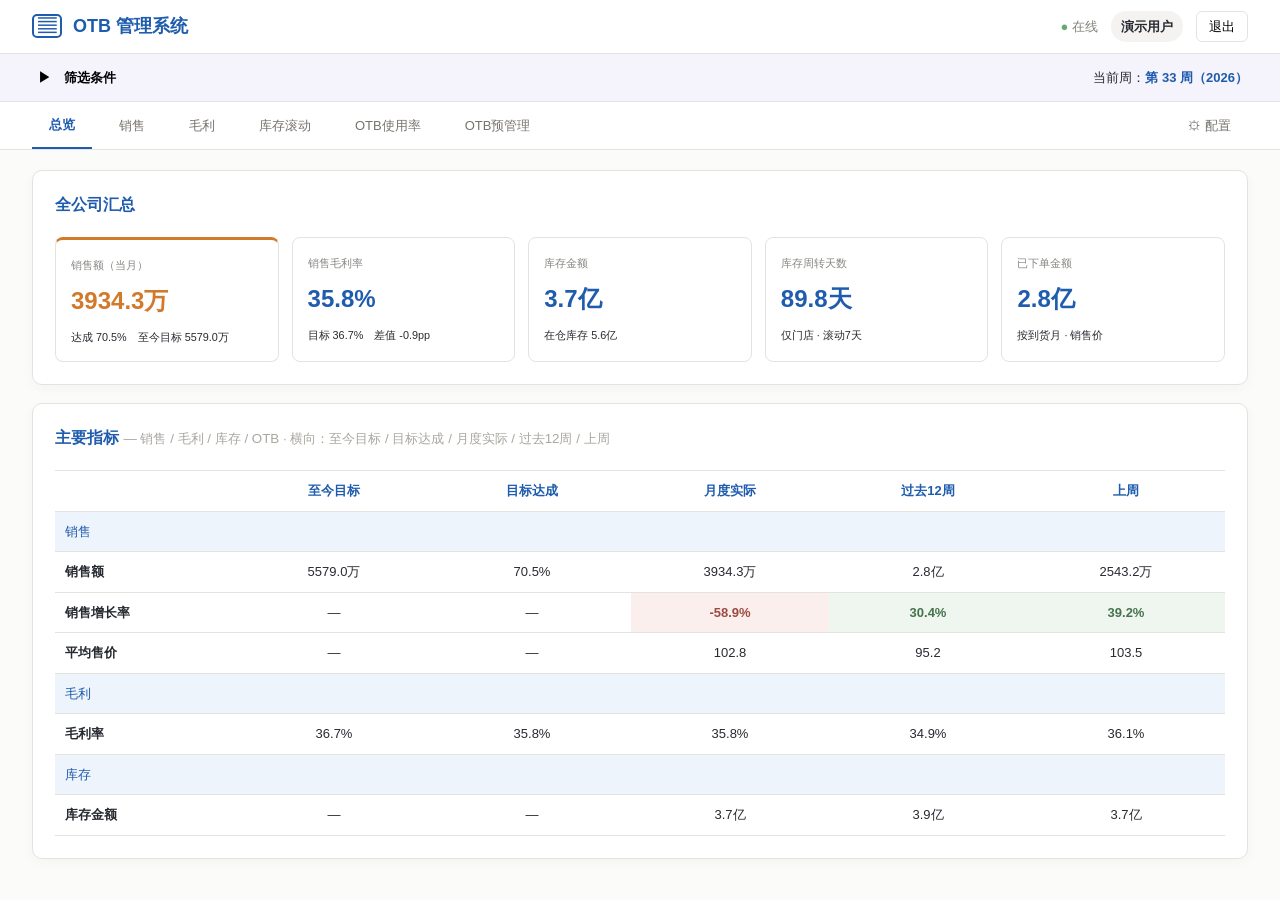
<file: demos/otb-bundle.html>
<!doctype html><html lang="zh-CN"><head><meta charset="utf-8"><meta name="viewport" content="width=device-width,initial-scale=1"><title>OTB 管理系统</title><style>:root{--blue:#1f5cad;--orange:#d27a2c;--ink:#272a30;--muted:#888783;--line:#e5e3df;--bg:#fbfbfa;--green:#4c8857;--red:#bc574b;--purple:#f5f3fb}
*{box-sizing:border-box}
body{margin:0;background:var(--bg);color:var(--ink);font:13px/1.5 -apple-system,BlinkMacSystemFont,"PingFang SC",sans-serif}
button,select,input{font:inherit}
.otb-top{height:54px;padding:0 32px;display:flex;align-items:center;justify-content:space-between;background:#fff;border-bottom:1px solid var(--line)}
.otb-top>b{font-size:18px;color:var(--blue)}
.otb-top b i{font-style:normal;border:2px solid var(--blue);border-radius:5px;padding:0 4px;margin-right:6px}
.otb-top div{display:flex;align-items:center;gap:13px}
.otb-top strong{background:#f4f3f1;padding:6px 10px;border-radius:15px}
.otb-top button{border:1px solid var(--line);background:#fff;border-radius:6px;padding:5px 12px}
.online{color:#84847d}
.online:first-letter{color:#68a973}
.filter-shell{min-height:48px;background:var(--purple);border-bottom:1px solid var(--line);padding:0 32px;display:flex;align-items:center;justify-content:space-between;flex-wrap:wrap}
.filter-shell>button{border:0;background:none;font-weight:700;cursor:pointer}
.filter-shell>span b{color:var(--blue)}
.filters{flex-basis:100%;padding:12px 0;display:flex;gap:10px;align-items:end}
.filters label{display:flex;flex-direction:column;gap:4px;color:var(--muted);font-size:10px}
.filters select{height:34px;min-width:145px;border:1px solid var(--line);border-radius:5px;background:#fff;padding:0 8px}
.filters button,.upload button{height:34px;border:1px solid var(--line);background:#fff;border-radius:5px;padding:0 13px;cursor:pointer}
.primary{background:var(--blue)!important;color:#fff;border:0!important;border-radius:5px;padding:8px 14px}
.otb-tabs{height:48px;padding:0 32px;background:#fff;border-bottom:1px solid var(--line);display:flex;gap:10px;position:sticky;top:0;z-index:5}
.otb-tabs button{border:0;background:none;padding:0 17px;color:#77736d;cursor:pointer}
.otb-tabs button.active{color:var(--blue);font-weight:700;border-bottom:2px solid var(--blue)}
.otb-tabs button:last-child{margin-left:auto}
main{padding:20px 32px;max-width:1500px;margin:auto}
.tab-view{display:none}
.tab-view.active{display:block}
.card{background:#fff;border:1px solid var(--line);border-radius:10px;padding:22px;margin-bottom:18px;box-shadow:0 4px 12px rgba(43,49,59,.035)}
.card h2{margin:0 0 20px;color:var(--blue);font-size:16px}
.card h2 small{font-weight:400;color:#aaa7a1}
.kpis{display:grid;grid-template-columns:repeat(5,1fr);gap:13px}
.kpi{border:1px solid var(--line);border-radius:8px;padding:15px;min-height:120px}
.kpi.accent{border-top:3px solid var(--orange)}
.kpi span{color:var(--muted);font-size:11px}
.kpi b{display:block;color:var(--blue);font-size:24px;margin:8px 0}
.kpi.accent b{color:var(--orange)}
.kpi small em{font-style:normal;color:var(--green);font-weight:700}
.matrix{display:grid;grid-template-columns:180px repeat(5,1fr);border-top:1px solid var(--line)}
.matrix div{padding:10px;border-bottom:1px solid var(--line);text-align:center}
.matrix .head{color:var(--blue);font-weight:700}
.matrix .label{text-align:left;font-weight:700}
.matrix .section{grid-column:1/-1;text-align:left;background:#eef4fb;color:var(--blue)}
.positive{background:#eef6ef;color:#47734e;font-weight:700}
.negative{background:#fbefed;color:#9b4b42;font-weight:700}
.lights{display:grid;grid-template-columns:repeat(4,1fr);gap:12px}
.light{border:1px solid var(--line);border-radius:8px;padding:15px}
.light b{display:block;font-size:15px}
.light strong{font-size:25px}
.light i{display:inline-block;width:9px;height:9px;border-radius:50%;background:var(--c);margin-right:5px}
.light small{display:block;color:var(--muted);margin-top:7px}
.chart{height:260px;display:flex;align-items:end;gap:10px;padding:20px 10px;border-bottom:1px solid var(--line)}
.chart i{flex:1;height:var(--h);background:linear-gradient(var(--blue),#7ba6dc);border-radius:4px 4px 0 0;position:relative}
.chart i:after{content:attr(data-w);position:absolute;bottom:-25px;left:50%;transform:translateX(-50%);font-style:normal;font-size:10px;color:var(--muted)}
.line-chart{height:280px}
.line-chart svg{width:100%;height:230px;background:repeating-linear-gradient(0deg,#fff,#fff 45px,#eee 46px)}
.line-chart polyline{fill:none;stroke:var(--blue);stroke-width:3}
.line-chart .target{stroke:var(--orange);stroke-dasharray:8 6;stroke-width:2}
.legend{text-align:center;color:var(--muted)}
.stock-grid{display:grid;grid-template-columns:repeat(6,1fr);gap:8px}
.stock-cell{padding:13px;border:1px solid var(--line);border-radius:6px;text-align:center}
.stock-cell b{display:block;color:var(--blue);font-size:18px}
.brand-table{display:grid;grid-template-columns:1.5fr repeat(4,1fr)}
.brand-table div{padding:11px;border-bottom:1px solid var(--line)}
.brand-table .head{color:var(--blue);font-weight:700;background:#f6f8fb}
.upload p{color:var(--muted)}
.upload span{margin-left:12px;color:var(--green)}
.config-grid{display:flex;gap:12px;align-items:end;flex-wrap:wrap}
.config-grid label{display:flex;flex-direction:column;gap:5px;color:var(--muted)}
.config-grid input{height:35px;border:1px solid var(--line);border-radius:5px;padding:0 9px}
@media(max-width:900px){.kpis{grid-template-columns:1fr 1fr}
.lights,.stock-grid{grid-template-columns:1fr 1fr}
.matrix{grid-template-columns:130px repeat(5,150px);overflow:auto}
.otb-tabs{overflow:auto;padding:0 12px}
.otb-tabs button{white-space:nowrap}
.filters{overflow:auto}
}
@media(max-width:550px){.otb-top,.filter-shell{padding-left:14px;padding-right:14px}
main{padding:14px}
.kpis,.lights,.stock-grid{grid-template-columns:1fr}
.otb-top .online,.otb-top button{display:none}
}
:where(h1,h2,h3,.kpi b,.light b,.stock-cell b){text-wrap:balance;word-break:auto-phrase;overflow-wrap:normal}
:where(button,.pill,.online,.otb-tabs button,.filter-shell label,.brand-table .head){white-space:nowrap;word-break:keep-all}
.brand-table{min-width:680px}.tab-view:has(.brand-table){overflow-x:auto}

/* mobile responsive pass */
@media(max-width:550px){
html,body{max-width:100%;overflow-x:hidden}
.otb-top{height:auto;min-height:50px;padding:9px 12px;gap:8px}
.filter-shell{padding:9px 12px;gap:8px;overflow:hidden}
.filter-shell>span{width:100%}
.filters{width:100%;overflow-x:auto;flex-wrap:nowrap;overscroll-behavior-inline:contain;scrollbar-width:none}
.filters::-webkit-scrollbar,.otb-tabs::-webkit-scrollbar{display:none}
.filters label{flex:0 0 145px}
.otb-tabs{overscroll-behavior-inline:contain;scrollbar-width:none}
.otb-tabs button:last-child{margin-left:0}
main{padding:10px}
.card{padding:15px;border-radius:8px;max-width:100%;overflow-x:auto}
.kpis{grid-template-columns:1fr 1fr;gap:9px}
.kpi{min-height:105px;padding:12px}
.kpi b{font-size:21px}
.matrix{max-width:100%;overflow-x:auto}
.lights,.stock-grid{grid-template-columns:1fr 1fr}
.chart{min-width:500px}
.tab-view{max-width:100%;overflow-x:auto}
}
</style></head><body><header class="otb-top"><b><i>▤</i> OTB 管理系统</b><div><span class="online">● 在线</span><strong>演示用户</strong><button>退出</button></div></header><section class="filter-shell"><button id="otbFilterToggle">▶　筛选条件</button><span>当前周：<b>第 33 周（2026）</b></span><div class="filters" id="otbFilters" hidden><label>时间范围<select id="otbPeriod"><option value="month">8 月当月</option><option value="ytd">今年 YTD</option></select></label><label>品牌组<select id="otbGroup"><option value="all">全部品牌组</option><option value="sport">运动鞋服组</option><option value="life">生活方式组</option></select></label><label>品牌<select id="otbBrand"><option value="all">全部品牌</option><option value="north">Northline</option><option value="motion">Motion Lab</option><option value="mori">Mori Days</option></select></label><button id="otbReset">↺ 重置</button><button class="primary" id="otbApply">应用筛选</button></div></section><nav class="otb-tabs"><button class="active" data-tab="overview">总览</button><button data-tab="sales">销售</button><button data-tab="margin">毛利</button><button data-tab="stock">库存滚动</button><button data-tab="usage">OTB使用率</button><button data-tab="premanage">OTB预管理</button><button data-tab="config">⚙ 配置</button></nav><main><section class="tab-view active" data-view="overview"><article class="card"><h2>全公司汇总</h2><div class="kpis" id="otbKpis"></div></article><article class="card"><h2>主要指标 <small>— 销售 / 毛利 / 库存 / OTB · 横向：至今目标 / 目标达成 / 月度实际 / 过去12周 / 上周</small></h2><div class="matrix" id="otbMatrix"></div></article></section><section class="tab-view" data-view="sales"><article class="card"><h2>销售达成三色灯 <small>— 按品牌组</small></h2><div class="lights" id="salesLights"></div></article><article class="card"><h2>销售额（周度）</h2><div class="chart" id="salesChart"></div></article></section><section class="tab-view" data-view="margin"><article class="card"><h2>各采购组毛利率</h2><div class="lights" id="marginLights"></div></article><article class="card"><h2>销售毛利率（周度 · %）</h2><div class="line-chart"><svg viewBox="0 0 900 240" preserveAspectRatio="none"><polyline points="0,170 120,150 240,164 360,112 480,125 600,88 720,104 900,64"/><polyline class="target" points="0,115 900,115"/></svg><div class="legend">— 实际毛利率　┄ 目标毛利率</div></div></article></section><section class="tab-view" data-view="stock"><article class="card"><h2>库存金额（OTB 核心视图）<small>— 月末库存 · 门店口径 · 模拟万元</small></h2><div class="stock-grid" id="stockGrid"></div></article></section><section class="tab-view" data-view="usage"><article class="card"><h2>OTB 使用率三色灯</h2><div class="lights" id="usageLights"></div></article><article class="card"><h2>品牌下钻</h2><div class="brand-table" id="usageTable"></div></article></section><section class="tab-view" data-view="premanage"><article class="card"><h2>OTB 预管理三色灯 <small>— H2 秋冬 · 计划下单额</small></h2><div class="lights" id="preLights"></div></article><article class="card upload"><b>导入预管理数据</b><p>演示版不读取真实 Excel，点击后模拟一次格式校验。</p><button id="fakeUpload">选择模拟文件</button><span id="uploadState"></span></article></section><section class="tab-view" data-view="config"><article class="card"><h2>全局参数</h2><div class="config-grid"><label>目标售罄率<input value="75%"></label><label>目标周转天数<input value="90"></label><label>OTB 黄灯阈值<input value="80%"></label><button class="primary" id="saveConfig">保存模拟配置</button></div><p id="configState"></p></article></section></main><script>const $=s=>document.querySelector(s),$$=s=>[...document.querySelectorAll(s)];const data={all:{sales:'3934.3万',ach:'70.5%',margin:'35.8%',stock:'3.7亿',warehouse:'5.6亿',dsi:'89.8天',orders:'2.8亿'},sport:{sales:'1860.6万',ach:'76.8%',margin:'38.4%',stock:'1.5亿',warehouse:'2.2亿',dsi:'76.4天',orders:'1.3亿'},life:{sales:'1128.9万',ach:'63.2%',margin:'33.1%',stock:'1.1亿',warehouse:'1.8亿',dsi:'104.2天',orders:'0.8亿'}};
$('#otbFilters').style.display='none';
$('#otbFilterToggle').addEventListener('click',e=>{e.stopImmediatePropagation();const f=$('#otbFilters'),show=f.style.display==='none';f.style.display=show?'flex':'none';e.currentTarget.textContent=(show?'▼':'▶')+'　筛选条件'},true);
$('#otbApply').addEventListener('click',()=>{$('#otbFilters').style.display='none'},true);
function render(){const d=data[$('#otbGroup').value];$('#otbKpis').innerHTML=[['销售额（当月）',d.sales,`达成 ${d.ach}　至今目标 5579.0万`,'accent'],['销售毛利率',d.margin,'目标 36.7%　差值 -0.9pp',''],['库存金额',d.stock,`在仓库存 ${d.warehouse}`,''],['库存周转天数',d.dsi,'仅门店 · 滚动7天',''],['已下单金额',d.orders,'按到货月 · 销售价','']].map(x=>`<article class="kpi ${x[3]}"><span>${x[0]}</span><b>${x[1]}</b><small>${x[2]}</small></article>`).join('');const rows=[['销售','销售额','5579.0万',d.ach,d.sales,'2.8亿','2543.2万'],['','销售增长率','—','—','-58.9%','30.4%','39.2%'],['','平均售价','—','—','102.8','95.2','103.5'],['毛利','毛利率','36.7%',d.margin,d.margin,'34.9%','36.1%'],['库存','库存金额','—','—',d.stock,'3.9亿','3.7亿']];$('#otbMatrix').innerHTML=`<div></div>${['至今目标','目标达成','月度实际','过去12周','上周'].map(x=>`<div class="head">${x}</div>`).join('')}`+rows.map(r=>(r[0]?`<div class="section">${r[0]}</div>`:'')+`<div class="label">${r[1]}</div>${r.slice(2).map(v=>`<div class="${String(v).startsWith('-')?'negative':String(v).match(/30\.4|39\.2/)?'positive':''}">${v}</div>`).join('')}`).join('')}
function lights(id,values){$(id).innerHTML=values.map(x=>`<article class="light"><b><i style="--c:${x[2]}"></i>${x[0]}</b><strong>${x[1]}</strong><small>${x[3]}</small></article>`).join('')}
function table(){const rows=[['Northline','460','392','85%','正常'],['Motion Lab','380','248','65%','采购偏慢'],['Mori Days','320','341','107%','超出计划'],['Harbor Field','290','178','61%','采购偏慢']];$('#usageTable').innerHTML=`${['品牌','OTB计划','已采购','使用率','状态'].map(x=>`<div class="head">${x}</div>`).join('')}${rows.flat().map(x=>`<div>${x}</div>`).join('')}`}
$$('.otb-tabs button').forEach(b=>b.onclick=()=>{$$('.otb-tabs button').forEach(x=>x.classList.toggle('active',x===b));$$('.tab-view').forEach(v=>v.classList.toggle('active',v.dataset.view===b.dataset.tab))});$('#otbFilterToggle').onclick=()=>{const f=$('#otbFilters');f.hidden=!f.hidden;$('#otbFilterToggle').textContent=(f.hidden?'▶':'▼')+'　筛选条件'};$('#otbApply').onclick=()=>{render();$('#otbFilters').hidden=true;$('#otbFilterToggle').textContent='▶　筛选条件'};$('#otbReset').onclick=()=>{$('#otbGroup').value='all';$('#otbBrand').value='all';render()};$('#fakeUpload').onclick=()=>{const s=$('#uploadState');s.textContent='正在校验字段…';setTimeout(()=>s.textContent='✓ 模拟文件通过：12 个品牌 / 0 个错误',700)};$('#saveConfig').onclick=()=>$('#configState').textContent='✓ 模拟配置已在当前会话生效';render();lights('#salesLights',[['运动鞋服组','76.8%','#d99b2b','距离目标 3.2pp'],['生活方式组','63.2%','#d65d4d','需关注低达成品牌'],['户外组','86.4%','#64a268','达成节奏正常'],['潮流组','71.5%','#d99b2b','销售略慢']]);lights('#marginLights',[['运动鞋服组','38.4%','#64a268','目标 37.0%'],['生活方式组','33.1%','#d65d4d','目标 36.0%'],['户外组','39.8%','#64a268','目标 38.0%'],['潮流组','35.2%','#d99b2b','目标 36.0%']]);lights('#usageLights',[['运动鞋服组','85%','#64a268','计划 840 / 已采购 714'],['生活方式组','72%','#d99b2b','计划 610 / 已采购 439'],['户外组','105%','#d65d4d','需提交 OTB 调整'],['潮流组','61%','#d99b2b','采购节奏偏慢']]);lights('#preLights',[['春季','92%','#64a268','计划下单节奏正常'],['夏季','108%','#d65d4d','超计划 8%'],['秋季','67%','#d99b2b','部分品牌未下单'],['冬季','42%','#d99b2b','距离到货期尚早']]);$('#salesChart').innerHTML=[72,48,86,64,91,76,58,82,68,94,73,88].map((h,i)=>`<i style="--h:${h}%" data-w="W${i+22}"></i>`).join('');$('#stockGrid').innerHTML=['8月 3.7亿','9月 4.1亿','10月 4.3亿','11月 3.9亿','12月 3.4亿','1月 3.0亿','2月 2.8亿','3月 2.6亿','4月 2.9亿','5月 3.2亿','6月 3.5亿','7月 3.8亿'].map(x=>{const [m,v]=x.split(' ');return `<div class="stock-cell"><span>${m}</span><b>${v}</b><small>期末预测</small></div>`}).join('');table();
</script></body></html>
</file>
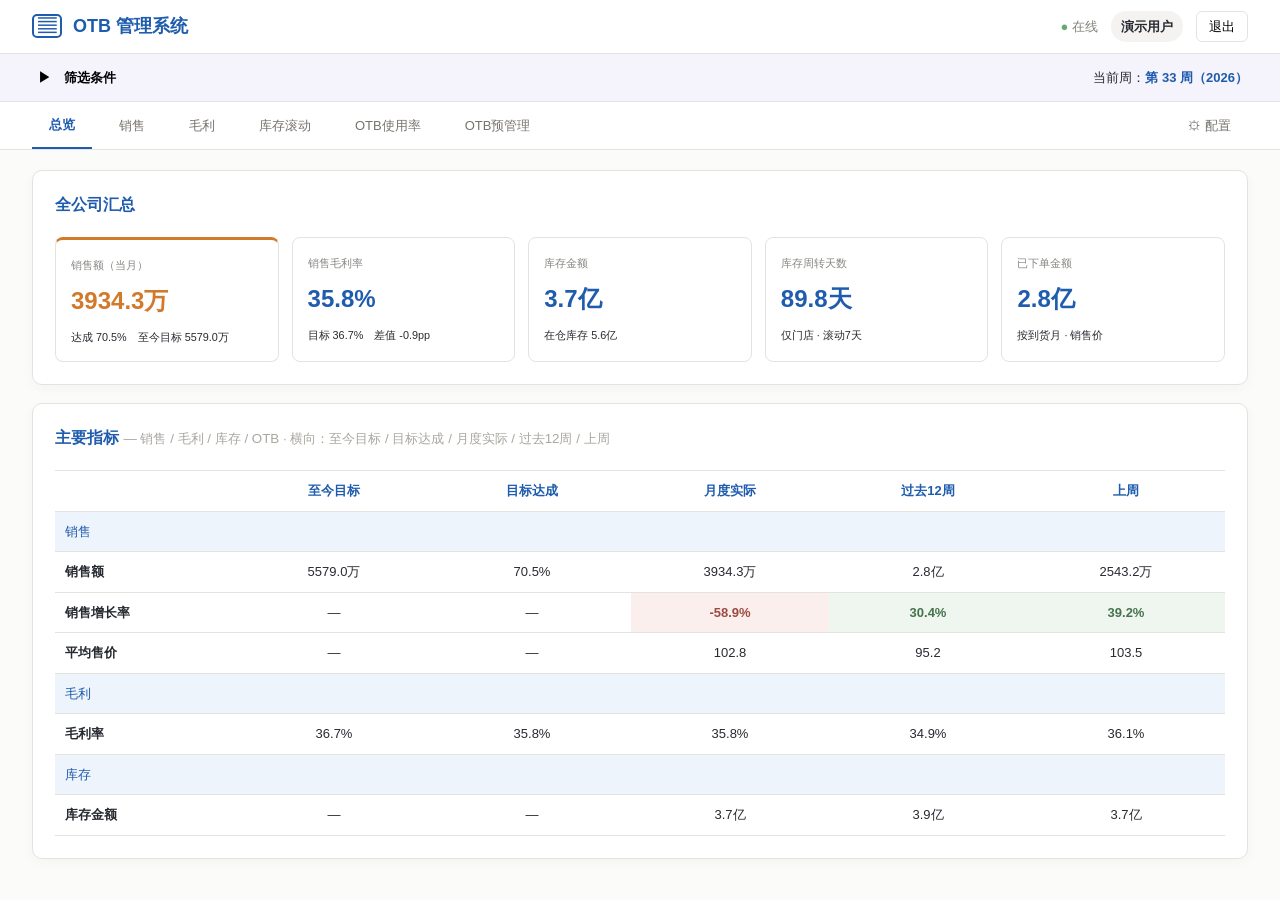
<file: demos/otb.html>
<!doctype html><html lang="zh-CN"><head><meta charset="utf-8"><meta name="viewport" content="width=device-width,initial-scale=1"><title>OTB 管理系统</title><link rel="stylesheet" href="otb-demo.css"></head><body><header class="otb-top"><b><i>▤</i> OTB 管理系统</b><div><span class="online">● 在线</span><strong>演示用户</strong><button>退出</button></div></header><section class="filter-shell"><button id="otbFilterToggle">▶　筛选条件</button><span>当前周：<b>第 33 周（2026）</b></span><div class="filters" id="otbFilters" hidden><label>时间范围<select id="otbPeriod"><option value="month">8 月当月</option><option value="ytd">今年 YTD</option></select></label><label>品牌组<select id="otbGroup"><option value="all">全部品牌组</option><option value="sport">运动鞋服组</option><option value="life">生活方式组</option></select></label><label>品牌<select id="otbBrand"><option value="all">全部品牌</option><option value="north">Northline</option><option value="motion">Motion Lab</option><option value="mori">Mori Days</option></select></label><button id="otbReset">↺ 重置</button><button class="primary" id="otbApply">应用筛选</button></div></section><nav class="otb-tabs"><button class="active" data-tab="overview">总览</button><button data-tab="sales">销售</button><button data-tab="margin">毛利</button><button data-tab="stock">库存滚动</button><button data-tab="usage">OTB使用率</button><button data-tab="premanage">OTB预管理</button><button data-tab="config">⚙ 配置</button></nav><main><section class="tab-view active" data-view="overview"><article class="card"><h2>全公司汇总</h2><div class="kpis" id="otbKpis"></div></article><article class="card"><h2>主要指标 <small>— 销售 / 毛利 / 库存 / OTB · 横向：至今目标 / 目标达成 / 月度实际 / 过去12周 / 上周</small></h2><div class="matrix" id="otbMatrix"></div></article></section><section class="tab-view" data-view="sales"><article class="card"><h2>销售达成三色灯 <small>— 按品牌组</small></h2><div class="lights" id="salesLights"></div></article><article class="card"><h2>销售额（周度）</h2><div class="chart" id="salesChart"></div></article></section><section class="tab-view" data-view="margin"><article class="card"><h2>各采购组毛利率</h2><div class="lights" id="marginLights"></div></article><article class="card"><h2>销售毛利率（周度 · %）</h2><div class="line-chart"><svg viewBox="0 0 900 240" preserveAspectRatio="none"><polyline points="0,170 120,150 240,164 360,112 480,125 600,88 720,104 900,64"/><polyline class="target" points="0,115 900,115"/></svg><div class="legend">— 实际毛利率　┄ 目标毛利率</div></div></article></section><section class="tab-view" data-view="stock"><article class="card"><h2>库存金额（OTB 核心视图）<small>— 月末库存 · 门店口径 · 模拟万元</small></h2><div class="stock-grid" id="stockGrid"></div></article></section><section class="tab-view" data-view="usage"><article class="card"><h2>OTB 使用率三色灯</h2><div class="lights" id="usageLights"></div></article><article class="card"><h2>品牌下钻</h2><div class="brand-table" id="usageTable"></div></article></section><section class="tab-view" data-view="premanage"><article class="card"><h2>OTB 预管理三色灯 <small>— H2 秋冬 · 计划下单额</small></h2><div class="lights" id="preLights"></div></article><article class="card upload"><b>导入预管理数据</b><p>演示版不读取真实 Excel，点击后模拟一次格式校验。</p><button id="fakeUpload">选择模拟文件</button><span id="uploadState"></span></article></section><section class="tab-view" data-view="config"><article class="card"><h2>全局参数</h2><div class="config-grid"><label>目标售罄率<input value="75%"></label><label>目标周转天数<input value="90"></label><label>OTB 黄灯阈值<input value="80%"></label><button class="primary" id="saveConfig">保存模拟配置</button></div><p id="configState"></p></article></section></main><script src="otb-demo.js"></script></body></html>
</file>
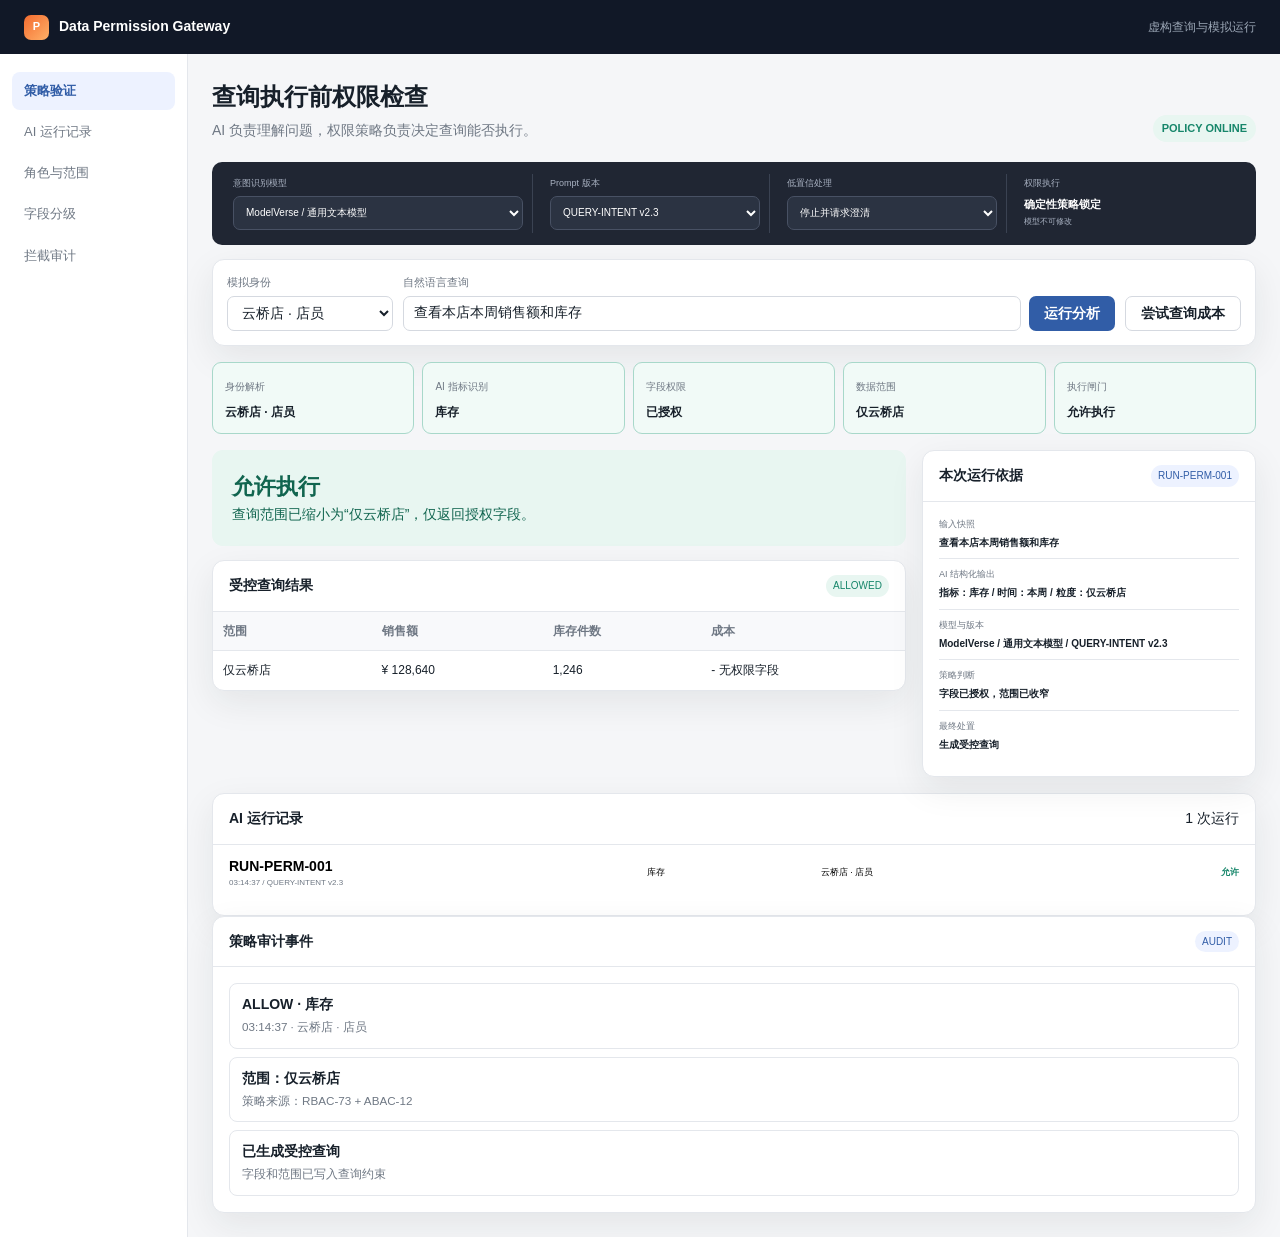
<file: demos/permission.html>
<!doctype html><html lang="zh-CN"><head><meta charset="utf-8"><meta name="viewport" content="width=device-width,initial-scale=1"><title>数据权限治理演示</title><link rel="stylesheet" href="demo.css"></head><body data-demo="permission"><div class="app"><header class="topbar"><div class="brand"><i>P</i>Data Permission Gateway</div><small>虚构查询与模拟运行</small></header><div class="layout"><aside class="side"><span class="active">策略验证</span><span>AI 运行记录</span><span>角色与范围</span><span>字段分级</span><span>拦截审计</span></aside><main class="main"><div class="page-head"><div><h1>查询执行前权限检查</h1><p>AI 负责理解问题，权限策略负责决定查询能否执行。</p></div><span class="badge">POLICY ONLINE</span></div><section class="ai-control"><div><label for="permModel">意图识别模型</label><select id="permModel"><option>ModelVerse / 通用文本模型</option><option>ModelVerse / 轻量文本模型</option></select></div><div><label for="permPrompt">Prompt 版本</label><select id="permPrompt"><option>QUERY-INTENT v2.3</option><option>QUERY-INTENT v2.2</option></select></div><div><label for="permFallback">低置信处理</label><select id="permFallback"><option>停止并请求澄清</option><option>转人工审核</option></select></div><div class="locked-control"><small>权限执行</small><b>确定性策略锁定</b><span>模型不可修改</span></div></section><section class="controls"><div class="field"><label for="permRole">模拟身份</label><select id="permRole"><option value="clerk">云桥店 · 店员</option><option value="regional">华东区 · 区域负责人</option><option value="buyer">鞋履组 · 买手</option><option value="analyst">经营分析岗</option></select></div><div class="field" style="flex:1"><label for="permQuery">自然语言查询</label><div class="query-box"><input id="permQuery" value="查看本店本周销售额和库存"><button class="btn" id="permRun">运行分析</button></div></div><button class="btn secondary" id="permCost">尝试查询成本</button></section><div class="permission-stage" id="permGates"></div><div class="grid"><section><div class="result-banner" id="permResult"><b>等待检查</b><span>系统将在 SQL 执行前完成身份、指标、字段和数据范围校验。</span></div><section class="card"><div class="card-head"><strong>受控查询结果</strong><span class="pill" id="permStatus">PENDING</span></div><div class="table-wrap"><table><thead><tr><th>范围</th><th>销售额</th><th>库存件数</th><th>成本</th></tr></thead><tbody id="permRows"><tr><td colspan="4" class="empty">暂无查询结果</td></tr></tbody></table></div></section></section><section class="card"><div class="card-head"><strong>本次运行依据</strong><span class="pill" id="permRunId">NO RUN</span></div><div class="card-body"><div class="perm-trace" id="permTrace"><p>运行后展示输入快照、意图输出、策略版本和最终处置。</p></div></div></section></div><section class="card run-history-card"><div class="card-head"><strong>AI 运行记录</strong><span id="permRunCount">0 次运行</span></div><div class="run-history" id="permRunLog"><div class="empty">每次意图分析都会生成独立 Run ID。</div></div></section><section class="card"><div class="card-head"><strong>策略审计事件</strong><span class="pill">AUDIT</span></div><div class="card-body"><div class="audit" id="permAudit"><div><b>尚未执行</b><br><small>每次允许或拒绝都会记录原因。</small></div></div></div></section></main></div></div><script src="demo.js"></script></body></html>
</file>
<file: styles.css>
@font-face{font-family:Space;src:url("assets/SpaceGrotesk-Variable.ttf") format("truetype");font-weight:300 700;font-display:swap}@font-face{font-family:Smiley;src:url("assets/SmileySans-Oblique.woff2") format("woff2");font-display:swap}
:root{--orange:#f36b2f;--lime:#d4ff35;--violet:#a98cff;--ink:#171716;--paper:#f3f1eb;--blue:#315da7;--muted:#706c64;--line:rgba(23,23,22,.16);--ease:cubic-bezier(.16,1,.3,1);color-scheme:light}:root[data-theme=dark]{--ink:#f2f0e9;--paper:#181817;--muted:#aaa69d;--line:rgba(242,240,233,.16);color-scheme:dark}
*{box-sizing:border-box}html{scroll-behavior:smooth}body{margin:0;background:var(--paper);color:var(--ink);font-family:Space,"PingFang SC","Microsoft YaHei",sans-serif;-webkit-font-smoothing:antialiased}button,a{font:inherit;color:inherit}button{cursor:pointer}img{display:block;max-width:100%}::selection{background:var(--lime);color:#171716}:focus-visible{outline:3px solid var(--orange);outline-offset:4px}.skip{position:fixed;z-index:999;top:1rem;left:1rem;transform:translateY(-200%);background:#171716;color:white;padding:.7rem 1rem}.skip:focus{transform:none}.nav{height:70px;position:absolute;inset:0 0 auto;z-index:10;display:flex;align-items:center;justify-content:space-between;padding:0 clamp(1rem,3vw,3rem);color:#171716}.logo{text-decoration:none;font-weight:700;letter-spacing:-.03em}.logo span{font-size:.62rem;font-weight:500;margin-left:.55rem;letter-spacing:.05em}.nav nav{display:flex;gap:1.4rem;align-items:center}.nav nav a{text-decoration:none;font-size:.78rem}.nav nav button{border:1px solid currentColor;background:transparent;border-radius:50%;width:34px;height:34px}
.hero{min-height:100dvh;background:var(--orange);color:#171716;padding:clamp(6rem,10vh,8rem) clamp(1rem,3vw,3rem) 3rem;display:grid;grid-template-columns:minmax(0,.8fr) minmax(420px,1.2fr);gap:4vw;align-items:center}.label{font-size:.68rem;letter-spacing:.1em;font-weight:700;margin:0 0 1.2rem}.hero h1{font-size:clamp(4.2rem,7.2vw,7.6rem);line-height:.82;letter-spacing:-.035em;margin:0;max-width:8.5ch}.hero h1 span{display:block}.hero h1 em{font-family:Smiley,Space,sans-serif;font-style:normal;font-weight:400;color:var(--paper);display:block;margin-left:1.2ch}.hero-cn{font-size:clamp(1rem,1.35vw,1.2rem);line-height:1.7;max-width:36rem;margin:2.4rem 0}.hero-actions{display:flex;align-items:center;gap:1.5rem}.hero-actions a{background:#171716;color:#f3f1eb;text-decoration:none;border-radius:999px;padding:.8rem 1rem}.hero-actions span{font-size:.72rem}.hero-media{margin:0;position:relative}.hero-media img{border-radius:18px;box-shadow:0 32px 80px rgba(93,31,7,.22);transform:rotate(1.2deg)}figure figcaption{font-size:.6rem;letter-spacing:.08em;margin-top:.7rem}
section:not(.hero){padding:clamp(5rem,9vw,9rem) clamp(1rem,3vw,3rem)}h2{font-size:clamp(2.5rem,4.6vw,5rem);line-height:1.02;letter-spacing:-.03em;margin:0}p{line-height:1.7}.work-heading{display:flex;justify-content:space-between;align-items:end;gap:3rem;margin-bottom:3.5rem}.work-heading>p{max-width:34rem;color:var(--muted);margin:0}.work-browser{display:grid;grid-template-columns:300px minmax(0,1fr);gap:2rem;min-height:580px}.work-tabs{display:flex;flex-direction:column}.work-tab{border:0;border-bottom:1px solid var(--line);background:transparent;text-align:left;padding:1.2rem 0;display:grid;grid-template-columns:38px 1fr;gap:.25rem .6rem;opacity:.45;transition:.3s var(--ease)}.work-tab span{grid-row:1/3;font-size:.65rem}.work-tab b{font-size:1.08rem}.work-tab small{font-size:.68rem;color:var(--muted)}.work-tab:hover,.work-tab.active{opacity:1;padding-left:.7rem}.work-frame{position:relative;min-height:580px;border-radius:18px;overflow:hidden;background:#171716;color:#f3f1eb}.work-shot{position:absolute;inset:0}.work-shot img{width:100%;height:100%;object-fit:cover;object-position:top left;filter:blur(2.2px) saturate(.78);transform:scale(1.025)}.work-shot::after{content:"";position:absolute;inset:0;background:linear-gradient(90deg,rgba(10,10,10,.72) 0,rgba(10,10,10,.24) 52%,rgba(10,10,10,.06))}.work-copy{position:absolute;z-index:3;left:clamp(1.4rem,4vw,4rem);bottom:clamp(1.4rem,4vw,3.5rem);max-width:34rem}.work-copy>span{font-size:.64rem;letter-spacing:.08em}.work-copy h3{font-size:clamp(2.3rem,4.2vw,4.5rem);line-height:.95;letter-spacing:-.03em;margin:1rem 0}.work-copy p{max-width:31rem;color:#d0ccc2}.work-copy button{border:1px solid #f3f1eb;background:transparent;color:#f3f1eb;border-radius:999px;padding:.65rem .9rem}
.approach{background:#171716;color:#f3f1eb}.approach>header{max-width:900px}.approach>header>p:last-child{color:#aaa69d}.stepper{display:grid;grid-template-columns:repeat(5,1fr);margin:3.5rem 0 2rem;border-top:1px solid #4b4b48}.step{border:0;background:transparent;color:#aaa69d;text-align:left;padding:1.1rem 0;display:flex;flex-direction:column;gap:.4rem;position:relative}.step::before{content:"";position:absolute;top:-4px;left:0;width:7px;height:7px;background:#5e5e5a;border-radius:50%}.step i{font-style:normal;font-size:.62rem}.step span{font-size:.92rem}.step:hover,.step.active{color:var(--lime)}.step.active::before{background:var(--lime);box-shadow:0 0 0 5px rgba(212,255,53,.15)}.step-panel{display:grid;grid-template-columns:.72fr 1.28fr;gap:5vw;align-items:center;min-height:480px}.step-panel h3{font-size:clamp(2.4rem,4vw,4.5rem);line-height:.98;margin:0 0 1.3rem}.step-panel p{color:#aaa69d;max-width:34rem}.step-image{height:420px;border-radius:16px;overflow:hidden;position:relative}.step-image img{width:100%;height:100%;object-fit:cover;object-position:top left;filter:blur(2.5px) saturate(.75);transform:scale(1.02)}.step-image::after{content:"DETAILS OBSCURED";position:absolute;right:1rem;bottom:1rem;background:#171716;color:var(--lime);padding:.45rem .6rem;font-size:.58rem;letter-spacing:.08em}
.strengths>header{max-width:900px;margin-bottom:4rem}.strength-grid{display:grid;grid-template-columns:repeat(2,1fr);gap:1px;background:var(--line)}.strength-grid article{background:var(--paper);padding:clamp(2rem,4vw,4rem);min-height:300px}.strength-grid span{font-size:.64rem;letter-spacing:.09em;color:var(--orange)}.strength-grid h3{font-size:clamp(1.7rem,2.5vw,2.8rem);margin:2.5rem 0 1rem}.strength-grid p{max-width:34rem;color:var(--muted)}.strength-grid b{font-size:.7rem;font-weight:500}.principles{background:var(--blue);color:white}.principles>header{margin-bottom:3rem}.question-list{display:grid;grid-template-columns:repeat(3,1fr);gap:1rem}.question{min-height:390px;background:#f3f1eb;color:#171716;border-radius:16px;padding:1.3rem;display:flex;flex-direction:column;justify-content:space-between;position:relative;overflow:hidden}.question:nth-child(2){background:var(--orange)}.question:nth-child(3){background:var(--lime)}.question h3{font-size:clamp(1.6rem,2.6vw,2.7rem);line-height:1.05;margin:0}.question button{border:1px solid #171716;background:transparent;border-radius:999px;padding:.65rem}.question button:hover{background:#171716;color:white}.question-answer{position:absolute;inset:0;background:#171716;color:#f3f1eb;padding:1.3rem;transform:translateY(101%);transition:.5s var(--ease);display:flex;flex-direction:column;justify-content:space-between}.question.open .question-answer{transform:none}.question-answer b{font-size:2.2rem;color:var(--lime)}
.archive>header{display:flex;justify-content:space-between;align-items:end;gap:3rem}.archive>header>p{max-width:32rem;color:var(--muted)}.filters{display:flex;gap:.5rem;margin:3rem 0 2rem}.filters button{border:1px solid var(--line);background:transparent;border-radius:999px;padding:.55rem .8rem}.filters button.active{background:var(--ink);color:var(--paper)}.project-grid{display:grid;grid-template-columns:repeat(12,1fr);gap:1rem}.project-card{grid-column:span 4;min-height:400px;border:0;background:#dedbd2;color:#171716;border-radius:16px;padding:1rem;text-align:left;display:flex;flex-direction:column;transition:.35s var(--ease)}.project-card:nth-child(5n+1){grid-column:span 6}.project-card:hover{transform:translateY(-7px);box-shadow:0 25px 55px rgba(0,0,0,.14)}.project-cover{height:220px;background:#171716;border-radius:11px;overflow:hidden;margin-bottom:1rem;position:relative}.project-cover img{width:100%;height:100%;object-fit:cover;object-position:top left;filter:blur(2.8px) saturate(.72);transform:scale(1.03)}.project-cover.typographic{display:flex;align-items:flex-end;padding:1rem;color:var(--cover,var(--orange));font-size:2.4rem;font-weight:650;letter-spacing:-.04em}.project-meta{display:flex;justify-content:space-between;font-size:.6rem;letter-spacing:.05em}.project-card h3{font-size:1.45rem;line-height:1.05;margin:auto 0 .5rem}.project-card p{font-size:.76rem;margin:0;color:#68645d}
.direction{background:var(--orange);color:#171716;display:grid;grid-template-columns:.75fr 1.25fr;gap:5vw;align-items:center}.direction-copy p:last-child{font-size:clamp(1rem,1.6vw,1.3rem);max-width:39rem}.direction figure{margin:0}.direction figure img{border-radius:16px;box-shadow:0 28px 70px rgba(89,29,5,.2)}.about{display:grid;grid-template-columns:260px 1fr;gap:4vw;align-items:center}.portrait{height:320px;border-radius:16px;overflow:hidden;background:var(--blue)}.portrait img{width:100%;height:100%;object-fit:cover;object-position:center 18%;filter:grayscale(1) contrast(1.05);mix-blend-mode:multiply}.about h2{font-size:clamp(3rem,5vw,5rem)}.about>div:last-child p{max-width:45rem;color:var(--muted)}footer{padding:2rem clamp(1rem,3vw,3rem);display:flex;justify-content:space-between;gap:1rem;font-size:.7rem}
.detail{position:fixed;inset:0;z-index:100;background:#171716;color:#f3f1eb;overflow:auto;visibility:hidden;transform:translateY(105%);transition:transform .7s var(--ease),visibility 0s linear .7s}.detail.open{visibility:visible;transform:none;transition-delay:0s}.detail>nav{height:70px;position:sticky;top:0;z-index:2;background:rgba(23,23,22,.88);backdrop-filter:blur(18px);display:flex;align-items:center;justify-content:space-between;padding:0 clamp(1rem,3vw,3rem)}.detail button{border:0;background:transparent;color:inherit}.detail>article{max-width:1200px;margin:auto;padding:clamp(3rem,7vw,7rem) clamp(1rem,5vw,5rem) 8rem}.detail header>p:first-child{font-size:.68rem;letter-spacing:.08em}.detail header h2{font-size:clamp(3.5rem,8vw,8rem);max-width:9ch;line-height:.86}.detail header>p:nth-child(3){font-size:clamp(1.05rem,1.7vw,1.4rem);max-width:44rem}.detail header>div{display:flex;gap:1rem;align-items:center;margin-top:2rem}.detail header span{border:1px solid #666;border-radius:999px;padding:.4rem .6rem;font-size:.65rem}.detail header b{color:var(--lime)}.detail-sections{display:grid;grid-template-columns:repeat(2,1fr);gap:4rem;margin-top:7rem}.detail-sections section{border-top:1px solid #555;padding-top:1rem}.detail-sections h3{font-size:.65rem;letter-spacing:.08em}.detail-sections p,.detail-sections li{line-height:1.8}
@media(max-width:900px){.hero{grid-template-columns:1fr}.hero h1{font-size:clamp(4rem,12vw,6.5rem)}.work-heading,.archive>header{align-items:start;flex-direction:column}.work-browser{grid-template-columns:1fr}.work-tabs{display:grid;grid-template-columns:repeat(2,1fr)}.step-panel{grid-template-columns:1fr}.question-list{grid-template-columns:1fr}.question{min-height:300px}.direction{grid-template-columns:1fr}.project-card,.project-card:nth-child(5n+1){grid-column:span 6}}
@media(max-width:620px){.nav nav a{display:none}.hero{padding-top:6rem}.hero h1{font-size:clamp(3.4rem,16vw,5rem)}.hero-actions{align-items:flex-start;flex-direction:column}.work-tabs{grid-template-columns:1fr}.work-frame{min-height:520px}.stepper{display:flex;overflow:auto}.step{min-width:120px}.strength-grid{grid-template-columns:1fr}.project-card,.project-card:nth-child(5n+1){grid-column:1/-1}.archive>header{display:block}.about{grid-template-columns:1fr}.portrait{height:420px}.detail-sections{grid-template-columns:1fr}footer{flex-direction:column}}
@media(prefers-reduced-motion:reduce){html{scroll-behavior:auto}*,*::before,*::after{transition-duration:.01ms!important;animation-duration:.01ms!important}}
.work{padding-top:5rem!important;padding-bottom:5rem!important}.work-heading{margin-bottom:2.5rem}.work-browser,.work-frame{min-height:520px}section:not(.hero){padding-top:clamp(5rem,7vw,7rem);padding-bottom:clamp(5rem,7vw,7rem)}

/* v4 — framed editorial layout */
body{overflow-x:hidden}.nav{position:absolute;max-width:1240px;margin:auto;padding-inline:clamp(1.25rem,3vw,2.8rem)}
.hero{width:calc(100% - clamp(20px,3vw,48px));max-width:1320px;min-height:min(800px,calc(100dvh - 24px));margin:12px auto 0;border-radius:24px;padding:clamp(6.5rem,10vh,8rem) clamp(1.5rem,5vw,5rem) clamp(3rem,6vw,5rem);grid-template-columns:minmax(0,.88fr) minmax(380px,1.12fr);gap:clamp(2.5rem,5vw,5.5rem)}
.hero h1{font-size:clamp(3.8rem,6vw,6.5rem);line-height:.86;max-width:8.8ch}.hero-cn{max-width:31rem;margin:2rem 0}.hero-media{max-width:660px}.hero-media img{border-radius:14px}
section:not(.hero){width:calc(100% - clamp(24px,6vw,96px));max-width:1280px;margin-inline:auto;padding-inline:clamp(1.25rem,3vw,3.25rem)!important;padding-top:clamp(4.5rem,7vw,7rem)!important;padding-bottom:clamp(4.5rem,7vw,7rem)!important}
h2{font-size:clamp(2.35rem,4vw,4.3rem)}
.work-heading{max-width:1120px;margin-inline:auto;margin-bottom:2.5rem}.work-browser{max-width:1120px;margin-inline:auto;grid-template-columns:250px minmax(0,1fr);min-height:490px}.work-frame{min-height:490px}.work-copy{max-width:29rem}.work-copy h3{font-size:clamp(2.15rem,3.5vw,3.8rem)}.work-shot img{filter:blur(5px) saturate(.68) brightness(.92);transform:scale(1.04)}.work-shot::after{background:linear-gradient(90deg,rgba(10,10,10,.78) 0,rgba(10,10,10,.38) 48%,rgba(10,10,10,.1) 100%),linear-gradient(0deg,rgba(10,10,10,.18),transparent 55%)}
.approach,.principles,.direction{border-radius:24px;margin-block:clamp(1rem,3vw,2.5rem)}.approach>header,.approach>.stepper,.approach>.step-panel,.principles>header,.principles>.question-list{max-width:1120px;margin-left:auto;margin-right:auto}.step-panel{min-height:430px}.step-image{height:360px}.question{min-height:340px}.question h3{font-size:clamp(1.45rem,2.25vw,2.35rem)}

/* Capability rails */
.strengths>header{max-width:1120px;margin:0 auto 3rem;display:grid;grid-template-columns:1.25fr .75fr;gap:3rem;align-items:end}.strengths>header .label{grid-column:1/-1}.strengths>header p:last-child{color:var(--muted);max-width:27rem;margin:0}.strength-stage{max-width:1120px;margin:auto;display:grid;grid-template-columns:minmax(220px,.65fr) minmax(0,1.35fr);gap:clamp(1rem,2vw,2rem);align-items:stretch}.strength-lead{border-radius:18px;background:var(--orange);color:#171716;padding:clamp(1.5rem,3vw,2.5rem);min-height:470px;display:flex;flex-direction:column;justify-content:space-between}.strength-lead span{font-family:Smiley,Space,sans-serif;font-size:clamp(2.8rem,5vw,5.3rem);line-height:.78;letter-spacing:-.04em}.strength-lead p{font-size:.88rem;max-width:20rem}.strength-rails{display:flex;flex-direction:column;border-top:1px solid var(--line)}.strength-rail{border:0;border-bottom:1px solid var(--line);background:transparent;color:inherit;text-align:left;padding:1rem .8rem;display:grid;grid-template-columns:145px 1fr auto;gap:.4rem 1.5rem;align-items:center;min-height:87px;transition:min-height .5s var(--ease),background .3s}.strength-rail>span{font-size:.61rem;letter-spacing:.08em;color:var(--orange)}.strength-rail strong{font-size:clamp(1.15rem,1.75vw,1.65rem)}.strength-rail p,.strength-rail small{display:none}.strength-rail.active{min-height:205px;background:color-mix(in srgb,var(--ink) 5%,transparent);align-content:center}.strength-rail.active strong{font-size:clamp(1.55rem,2.5vw,2.55rem)}.strength-rail.active p{display:block;grid-column:2/-1;color:var(--muted);max-width:36rem;margin:.2rem 0}.strength-rail.active small{display:block;grid-column:2/-1;font-size:.64rem;letter-spacing:.06em}.strength-rail:hover{padding-left:1.15rem}

/* Draggable project deck */
.archive>header,.archive-toolbar,.archive-stage{max-width:1120px;margin-left:auto;margin-right:auto}.archive>header{display:flex}.archive-toolbar{display:flex;align-items:center;justify-content:space-between;margin-top:2.3rem;margin-bottom:1rem}.filters{margin:0}.archive-actions{display:flex;align-items:center;gap:1rem;font-size:.65rem;letter-spacing:.08em}.archive-actions button{border:0;border-bottom:1px solid currentColor;background:transparent;padding:.4rem 0}.archive-stage{height:610px;border-radius:22px;position:relative;overflow:hidden;background:#d8d5cd;outline:none;touch-action:pan-y}.archive-stage:focus-visible{outline:3px solid var(--orange);outline-offset:4px}.archive-ambient{position:absolute;inset:-35px;background:url("assets/interface-collage.webp") center/cover;filter:blur(32px) saturate(.7);opacity:.42;transform:scale(1.12)}.archive-ambient::after{content:"";position:absolute;inset:0;background:rgba(231,228,219,.55)}.archive-deck{position:absolute;inset:0}.project-card{position:absolute;left:50%;top:38px;width:min(430px,54vw);height:490px;min-height:0;border:0;background:#f5f3ed;color:#171716;border-radius:15px;padding:.85rem;text-align:left;display:flex;flex-direction:column;transform:translateX(calc(-50% + (var(--offset) * 72px))) translateY(calc(var(--abs) * 13px)) scale(calc(1 - (var(--abs) * .055))) rotate(calc(var(--offset) * 1.3deg));transform-origin:center bottom;z-index:calc(20 - var(--abs));opacity:clamp(0,calc(1.12 - (var(--abs) * .28)),1);box-shadow:0 25px 65px rgba(35,30,22,.18);transition:transform .65s var(--ease),opacity .45s var(--ease),box-shadow .45s;overflow:hidden}.project-card.active:hover{transform:translateX(-50%) translateY(-5px);box-shadow:0 34px 80px rgba(35,30,22,.25)}.archive-stage.dragging .project-card{transition-duration:.15s}.project-cover{height:270px;flex:none;margin-bottom:.85rem;border-radius:9px}.project-cover::after{content:"";position:absolute;inset:0;background:linear-gradient(180deg,transparent 45%,rgba(10,10,10,.26))}.project-cover img{filter:blur(5px) saturate(.64);transform:scale(1.06)}.project-cover.typographic{align-items:stretch;justify-content:space-between;flex-direction:column;padding:1.2rem;color:var(--cover);font-size:1rem}.project-cover.typographic span{font-size:.65rem;letter-spacing:.1em}.project-cover.typographic b{font-family:Smiley,Space,sans-serif;font-size:3.2rem;line-height:.85}.project-card h3{font-size:1.35rem;margin:auto 0 .25rem}.project-card p{font-size:.7rem}.project-card i{font-style:normal;font-size:.6rem;margin-top:.75rem}.archive-nav{position:absolute;z-index:30;left:1.1rem;right:1.1rem;bottom:1rem;display:flex;justify-content:space-between;align-items:center}.archive-nav button{width:38px;height:38px;border:1px solid rgba(23,23,22,.3);border-radius:50%;background:rgba(243,241,235,.8);backdrop-filter:blur(8px)}.archive-nav p{font-size:.55rem;letter-spacing:.1em}.archive-stage.overview{height:680px}.overview .archive-deck{inset:30px 24px 66px;display:grid;grid-template-columns:repeat(4,1fr);gap:.75rem;overflow:auto;padding:.2rem}.overview .project-card{position:relative;left:auto;top:auto;width:auto;height:270px;transform:none!important;opacity:1;z-index:1;padding:.65rem;border-radius:11px;box-shadow:none}.overview .project-cover{height:135px}.overview .project-card h3{font-size:.95rem}.overview .project-card .project-meta span:last-child,.overview .project-card i{display:none}.overview .archive-ambient{opacity:.2}

.direction{grid-template-columns:.82fr 1.18fr}.direction h2{font-size:clamp(2.5rem,4.3vw,4.6rem)}.direction figure img{max-height:460px;width:100%;object-fit:cover}.about{max-width:1120px!important;grid-template-columns:220px 1fr}.portrait{height:300px;background:#ddd9cf;border-radius:14px;padding:8px}.portrait img{filter:saturate(.88) contrast(1.02);mix-blend-mode:normal;border-radius:9px;object-position:center 16%}.about h2{font-size:clamp(2.8rem,4.4vw,4.5rem)}footer{max-width:1180px;margin:auto}

@media(max-width:900px){.hero{grid-template-columns:1fr;min-height:auto}.hero-media{max-width:760px}.work-browser{grid-template-columns:1fr}.direction{grid-template-columns:1fr}.strengths>header{grid-template-columns:1fr}.strength-stage{grid-template-columns:1fr}.strength-lead{min-height:250px}.archive-stage{height:560px}.project-card{width:min(420px,68vw);height:450px}.project-cover{height:235px}.overview .archive-deck{grid-template-columns:repeat(3,1fr)}.archive-stage.overview{height:700px}}
@media(max-width:620px){.hero{width:calc(100% - 16px);margin-top:8px;border-radius:16px;padding-inline:1.25rem}.hero h1{font-size:clamp(3.2rem,15vw,4.5rem)}section:not(.hero){width:calc(100% - 16px);padding-inline:1rem!important}.approach,.principles,.direction{border-radius:16px}.work-browser,.work-frame{min-height:470px}.work-copy h3{font-size:2.1rem}.strengths>header{gap:1rem}.strength-lead{min-height:220px}.strength-rail{grid-template-columns:100px 1fr;gap:.5rem}.strength-rail.active{min-height:220px}.strength-rail.active p,.strength-rail.active small{grid-column:1/-1}.archive-toolbar{align-items:flex-end;gap:1rem}.filters{overflow:auto}.filters button{white-space:nowrap}.archive-actions{flex-direction:column;align-items:flex-end;gap:.4rem}.archive-stage{height:510px}.project-card{top:30px;width:76vw;height:410px;transform:translateX(calc(-50% + (var(--offset) * 32px))) translateY(calc(var(--abs) * 10px)) scale(calc(1 - (var(--abs) * .06)))}.project-cover{height:205px}.archive-nav p{display:none}.overview .archive-deck{grid-template-columns:repeat(2,1fr);inset:20px 14px 62px}.archive-stage.overview{height:650px}.overview .project-card{height:230px}.overview .project-cover{height:105px}.overview .project-meta{display:none}.portrait{height:390px}.about{grid-template-columns:1fr}}

/* v5 — outcome proof and direct-manipulation archive */
.impact-board{max-width:1120px;height:500px;margin:auto;display:flex;gap:.7rem}.impact-card{position:relative;flex:.72;min-width:0;border-radius:17px;padding:1.15rem;border:0;overflow:hidden;display:flex;flex-direction:column;transition:flex .7s var(--ease),transform .45s var(--ease),filter .45s var(--ease);outline-offset:4px}.impact-card:nth-child(1){background:#171716;color:#f3f1eb}.impact-card:nth-child(2){background:var(--orange);color:#171716}.impact-card:nth-child(3){background:var(--blue);color:#fff}.impact-card:nth-child(4){background:var(--lime);color:#171716}.impact-card.active{flex:2.7}.impact-card:not(.active){filter:saturate(.82);cursor:ew-resize}.impact-card:not(.active):hover{transform:translateY(-5px);filter:saturate(1)}.impact-top{display:flex;justify-content:space-between;gap:1rem;font-size:.58rem;letter-spacing:.07em;white-space:nowrap}.impact-card:not(.active) .impact-top span:last-child{display:none}.impact-metric{display:flex;align-items:flex-end;gap:clamp(.8rem,2vw,2rem);margin:auto 0 2rem;white-space:nowrap;opacity:0;transform:translateY(22px);transition:opacity .35s .08s,transform .6s var(--ease)}.impact-card.active .impact-metric{opacity:1;transform:none}.impact-metric>div{display:flex;flex-direction:column}.impact-metric b{font-size:clamp(4.5rem,7vw,7rem);font-weight:600;line-height:.76;letter-spacing:-.07em}.impact-metric small{font-size:.62rem;letter-spacing:.06em;margin-top:.8rem}.impact-metric i{font-family:Smiley,Space,sans-serif;font-style:normal;font-size:2.4rem;margin-bottom:1rem}.impact-story{margin-top:auto}.impact-story h3{font-size:clamp(1.4rem,2.3vw,2.25rem);line-height:1.05;margin:0 0 .65rem;white-space:nowrap}.impact-story p,.impact-story small,.impact-story button{opacity:0;transform:translateY(12px);pointer-events:none;transition:.35s}.impact-card.active .impact-story p,.impact-card.active .impact-story small,.impact-card.active .impact-story button{opacity:1;transform:none;pointer-events:auto}.impact-story p{max-width:34rem;margin:.3rem 0;font-size:.83rem}.impact-story>small{display:block;font-size:.62rem;opacity:.68!important}.impact-story button{display:block;margin-top:1.25rem;border:1px solid currentColor;background:transparent;color:inherit;border-radius:999px;padding:.55rem .75rem;font-size:.68rem}.impact-card:not(.active) .impact-story h3{font-size:1rem;writing-mode:vertical-rl;transform:rotate(180deg);height:13rem;white-space:normal}.impact-card:not(.active)::after{content:attr(data-impact);position:absolute;right:1rem;bottom:1rem;font-family:Smiley,Space,sans-serif;font-size:2rem;text-transform:uppercase;opacity:.18}

.strength-rail{cursor:default}.strength-rail:not(.active):hover{background:color-mix(in srgb,var(--orange) 7%,transparent)}

.archive-stage{cursor:grab}.archive-stage.dragging{cursor:grabbing}.archive-deck{transform:perspective(1100px) rotateX(var(--tilt-x,0deg)) rotateY(var(--tilt-y,0deg));transition:transform .25s ease-out;transform-style:preserve-3d}.project-card{--peek:0px;transform:translateX(calc(-50% + (var(--offset) * 72px) + var(--drag-local,0px))) translateY(calc((var(--abs) * 13px) + var(--peek))) scale(calc(1 - (var(--abs) * .055))) rotate(calc((var(--offset) * 1.3deg) + var(--drag-rot,0deg)));will-change:transform}.project-card:not(.active):hover{--peek:-15px}.project-card.active:hover{transform:translateX(calc(-50% + var(--drag-local,0px))) translateY(calc(-5px + var(--peek))) rotate(var(--drag-rot,0deg));box-shadow:0 34px 80px rgba(35,30,22,.25)}.archive-stage.dragging .project-card{transition:none}.archive-ambient{transform:scale(1.12) translate(calc(var(--tilt-y,0deg) * 1.2),calc(var(--tilt-x,0deg) * 1.2))}.archive-hint{position:absolute;z-index:30;left:1.2rem;right:1.2rem;bottom:1.1rem;display:flex;justify-content:space-between;font-size:.55rem;letter-spacing:.11em;pointer-events:none}.drag-cursor{position:absolute;z-index:60;left:0;top:0;width:58px;height:58px;margin:-29px 0 0 -29px;border-radius:50%;background:#171716;color:#f3f1eb;display:grid;place-items:center;font-size:.5rem;letter-spacing:.08em;pointer-events:none;opacity:0;transition:opacity .2s,scale .2s;scale:.78}.archive-stage:hover .drag-cursor{opacity:1;scale:1}.archive-stage.dragging .drag-cursor{background:var(--lime);color:#171716;scale:.8}.overview .drag-cursor{display:none}.overview .archive-deck{transform:none}.overview .project-card,.overview .project-card:hover{--peek:0px;transform:none!important}

@media(max-width:900px){.impact-board{height:auto;flex-direction:column}.impact-card{flex:none;min-height:108px}.impact-card.active{min-height:430px}.impact-card:not(.active) .impact-story h3{writing-mode:initial;transform:none;height:auto}.impact-card:not(.active)::after{font-size:1.4rem}.impact-metric b{font-size:clamp(4rem,15vw,6rem)}}
@media(max-width:620px){.impact-card.active{min-height:400px}.impact-metric{gap:.8rem}.impact-metric b{font-size:clamp(3.4rem,18vw,5rem)}.impact-metric i{font-size:1.5rem}.impact-story h3{white-space:normal}.project-card{transform:translateX(calc(-50% + (var(--offset) * 32px) + var(--drag-local,0px))) translateY(calc((var(--abs) * 10px) + var(--peek))) scale(calc(1 - (var(--abs) * .06))) rotate(calc((var(--offset) * 1deg) + var(--drag-rot,0deg)))}.archive-hint span:last-child{display:none}}
@media(pointer:coarse){.drag-cursor{display:none}.strength-rail{cursor:pointer}}
.impact-story>small{opacity:0!important}.impact-card.active .impact-story>small{opacity:.68!important}.archive-ambient{transform:scale(1.12) translate(var(--ambient-x,0px),var(--ambient-y,0px));transition:transform .35s ease-out}

/* v6 — stable interactive project index */
.project-index-layout{max-width:1120px;margin:0 auto;display:grid;grid-template-columns:minmax(0,1.15fr) minmax(330px,.85fr);gap:clamp(2rem,4vw,4.5rem);align-items:start}.project-index{border-top:1px solid var(--line)}.project-row{width:100%;min-height:82px;border:0;border-bottom:1px solid var(--line);background:transparent;color:inherit;text-align:left;padding:1rem .8rem;display:grid;grid-template-columns:38px minmax(150px,1fr) 125px 150px 18px;gap:.7rem;align-items:center;overflow:hidden;transition:min-height .55s var(--ease),background .35s,color .35s,padding .35s,border-radius .35s}.project-row:hover{padding-left:1.1rem}.project-row.active{min-height:142px;background:var(--ink);color:var(--paper);border-radius:13px;padding-inline:1.15rem}.project-number{font-size:.6rem;align-self:start;padding-top:.25rem;opacity:.55}.project-main{display:flex;flex-direction:column;gap:.55rem}.project-main strong{font-size:clamp(1.05rem,1.5vw,1.35rem);line-height:1.05}.project-main small{display:none;max-width:28rem;font-size:.7rem;line-height:1.65;color:var(--muted)}.project-row.active .project-main small{display:block;color:color-mix(in srgb,var(--paper) 68%,transparent)}.project-type,.project-proof{font-size:.62rem;line-height:1.5}.project-type{opacity:.55}.project-proof{font-weight:600}.project-row>i{font-style:normal;font-size:1rem;opacity:.35;transition:transform .35s,opacity .35s}.project-row.active>i{opacity:1;transform:translate(2px,-2px)}.row-mobile-preview{display:none}.project-preview{position:sticky;top:24px;min-width:0}.preview-visual{height:480px;border-radius:17px;background:#171716;position:relative;overflow:hidden;color:var(--preview-accent,var(--orange));box-shadow:0 25px 70px rgba(35,30,22,.13)}.preview-visual img{width:100%;height:100%;object-fit:cover;object-position:top left;filter:blur(6px) saturate(.68) brightness(.92);transform:scale(1.045)}.preview-visual::after{content:"";position:absolute;inset:0;background:linear-gradient(180deg,rgba(12,12,12,.03),rgba(12,12,12,.28))}.preview-visual>em{position:absolute;z-index:2;left:1rem;bottom:1rem;font-style:normal;font-size:.54rem;letter-spacing:.1em;color:#fff}.preview-visual.typographic{padding:1.2rem;display:flex;flex-direction:column;justify-content:space-between}.preview-visual.typographic>span{font-size:.62rem;letter-spacing:.1em}.preview-visual.typographic>b{font-family:Smiley,Space,sans-serif;font-size:clamp(4rem,7vw,6.5rem);line-height:.78;letter-spacing:-.04em}.preview-caption{padding:1rem .2rem 0;display:flex;justify-content:space-between;align-items:end;gap:1.5rem}.preview-caption span{font-size:.58rem;letter-spacing:.07em;color:var(--muted)}.preview-caption h3{font-size:1.4rem;margin:.35rem 0 0}.preview-caption p{font-size:.66rem;text-align:right;max-width:12rem;margin:0;color:var(--muted)}

@media(max-width:900px){.archive-actions>span:first-child{display:none}.project-index-layout{grid-template-columns:1fr}.project-preview{display:none}.project-row{grid-template-columns:34px minmax(0,1fr) 18px;min-height:76px}.project-type{display:none}.project-proof{grid-column:2/3}.project-row>i{grid-column:3;grid-row:1}.project-row.active{min-height:0;padding-block:1rem}.project-row.active .row-mobile-preview{display:block;grid-column:1/-1;height:220px;margin-top:.7rem;border-radius:10px;overflow:hidden;background:#171716;color:var(--orange);position:relative}.row-mobile-preview img{width:100%;height:100%;object-fit:cover;object-position:top left;filter:blur(5px) saturate(.7);transform:scale(1.04)}.row-mobile-preview.typographic{padding:1rem;align-items:flex-end}.row-mobile-preview.typographic b{font-family:Smiley,Space,sans-serif;font-size:2.5rem}.project-main small{font-size:.68rem}.project-row.active .project-main small{display:block}}

/* v7 — two archive concepts */
.archive-mode-switch{max-width:1120px;margin:0 auto 1rem;display:flex;gap:.55rem}.archive-mode-switch button{border:1px solid var(--line);background:transparent;color:inherit;border-radius:999px;padding:.62rem .9rem;display:flex;align-items:center;gap:.65rem}.archive-mode-switch button span{font-size:.55rem;opacity:.55}.archive-mode-switch button.active{background:var(--ink);color:var(--paper)}.archive-views,.archive-mode{max-width:1120px;margin-inline:auto}.archive-mode[hidden]{display:none!important}.mode-hint{font-size:.54rem;letter-spacing:.11em;text-align:center;color:var(--muted);margin:1rem 0 0}

.spine-shelf{height:570px;padding:12px;display:flex;gap:5px;overflow:hidden;border-radius:22px;background:#d8d5cd}.spine-card{height:546px;flex:0 0 54px;min-width:0;background:#f5f3ed;color:#171716;border-radius:10px;overflow:hidden;display:flex;position:relative;cursor:pointer;transition:flex-basis .72s var(--ease),flex-grow .72s var(--ease),transform .35s,box-shadow .35s;box-shadow:0 8px 24px rgba(35,30,22,.08)}.spine-card::before{content:"";position:absolute;left:0;top:0;bottom:0;width:4px;background:var(--spine-accent)}.spine-card.active{flex:1 1 520px;box-shadow:0 22px 55px rgba(35,30,22,.18)}.spine-card:not(.active):hover{transform:translateY(-7px)}.spine-label{flex:0 0 54px;padding:.85rem .45rem;display:flex;flex-direction:column;align-items:center;gap:.8rem;overflow:hidden}.spine-label i{font-style:normal;font-size:.55rem;opacity:.45}.spine-label strong{writing-mode:vertical-rl;font-size:.86rem;letter-spacing:.04em;line-height:1;overflow:hidden;white-space:nowrap}.spine-label small{margin-top:auto;writing-mode:vertical-rl;font-size:.5rem;letter-spacing:.07em;opacity:.5;white-space:nowrap}.spine-panel{display:none;min-width:0;flex:1;padding:.7rem .7rem .7rem 0;gap:.8rem}.spine-card.active .spine-panel{display:grid;grid-template-columns:minmax(210px,1.15fr) minmax(175px,.85fr)}.spine-media{border-radius:8px;overflow:hidden;background:#171716;color:var(--spine-accent);position:relative;min-width:0}.spine-media img{width:100%;height:100%;object-fit:cover;object-position:top left;filter:blur(6px) saturate(.68);transform:scale(1.05)}.spine-media::after{content:"";position:absolute;inset:0;background:linear-gradient(180deg,transparent 38%,rgba(10,10,10,.28))}.spine-media em{position:absolute;z-index:2;left:.8rem;bottom:.8rem;color:#fff;font-style:normal;font-size:.48rem;letter-spacing:.09em}.spine-media.typographic{padding:1rem;display:flex;flex-direction:column;justify-content:space-between}.spine-media.typographic>span{font-size:.55rem;letter-spacing:.09em}.spine-media.typographic>b{font-family:Smiley,Space,sans-serif;font-size:3.7rem;line-height:.8}.spine-copy{padding:1rem .55rem .7rem;display:flex;flex-direction:column;min-width:0}.spine-copy>small{font-size:.55rem;letter-spacing:.07em;color:var(--muted)}.spine-copy>strong{font-size:clamp(1.5rem,2.2vw,2.25rem);line-height:1.02;margin:1.1rem 0}.spine-copy p{font-size:.72rem;line-height:1.65;color:var(--muted)}.spine-copy b{font-size:.72rem;margin-top:auto}.spine-copy i{font-style:normal;font-size:.55rem;letter-spacing:.08em;margin-top:1rem}

.reel-track{height:570px;padding:28px clamp(24px,5vw,60px);display:flex;gap:22px;overflow-x:auto;overflow-y:hidden;scroll-snap-type:x mandatory;scroll-padding-inline:clamp(24px,5vw,60px);border-radius:22px;background:#171716;cursor:grab;scrollbar-width:none}.reel-track::-webkit-scrollbar{display:none}.reel-track.dragging{cursor:grabbing;scroll-snap-type:none}.reel-card{position:relative;flex:0 0 min(72%,760px);height:510px;border-radius:14px;overflow:hidden;background:#292927;color:#f3f1eb;scroll-snap-align:center;opacity:.48;scale:.94;cursor:pointer;transition:opacity .5s,scale .65s var(--ease),filter .5s;box-shadow:0 20px 55px rgba(0,0,0,.24)}.reel-card.active{opacity:1;scale:1}.reel-media{position:absolute;inset:0;background:#111;color:var(--reel-accent);overflow:hidden}.reel-media img{width:100%;height:100%;object-fit:cover;object-position:top left;filter:blur(6px) saturate(.67) brightness(.76);transform:scale(1.045);transition:transform .8s var(--ease)}.reel-card.active .reel-media img{transform:scale(1.01)}.reel-media::after{content:"";position:absolute;inset:0;background:linear-gradient(90deg,rgba(8,8,8,.72),rgba(8,8,8,.12) 70%),linear-gradient(0deg,rgba(8,8,8,.48),transparent 55%)}.reel-media.typographic{padding:1.4rem;display:flex;flex-direction:column;justify-content:space-between}.reel-media.typographic>span{font-size:.6rem;letter-spacing:.09em}.reel-media.typographic>b{font-family:Smiley,Space,sans-serif;font-size:clamp(5rem,9vw,8rem);line-height:.77}.reel-media>em{position:absolute;right:1rem;top:1rem;z-index:2;font-style:normal;font-size:.48rem;letter-spacing:.09em;color:#fff}.reel-overlay{position:absolute;z-index:3;left:clamp(1.2rem,3vw,2.5rem);bottom:clamp(1.2rem,3vw,2.2rem);max-width:31rem;display:flex;flex-direction:column}.reel-overlay>span{font-size:.56rem;letter-spacing:.08em}.reel-overlay>strong{font-size:clamp(2.1rem,4vw,4rem);line-height:.92;margin:1rem 0}.reel-overlay p{font-size:.76rem;line-height:1.6;max-width:27rem;margin:0;color:#d2cec5}.reel-overlay b{font-size:.8rem;color:var(--reel-accent);margin-top:1rem}.reel-footer{display:grid;grid-template-columns:auto 1fr auto;align-items:center;gap:1.2rem;margin-top:1rem;font-size:.54rem;letter-spacing:.09em}.reel-progress{height:2px;background:var(--line);overflow:hidden}.reel-progress i{display:block;width:100%;height:100%;background:var(--orange);transform:scaleX(.09);transform-origin:left;transition:transform .45s var(--ease)}

@media(max-width:900px){.spine-shelf{height:auto;display:flex;flex-direction:column}.spine-card{height:64px;flex:0 0 64px;display:block;transition:height .62s var(--ease),flex-basis .62s var(--ease)}.spine-card.active{height:440px;flex-basis:440px}.spine-label{height:64px;padding:.75rem 1rem;flex-direction:row;align-items:center}.spine-label strong{writing-mode:initial;white-space:normal}.spine-label small{margin:0 0 0 auto;writing-mode:initial}.spine-card.active .spine-panel{height:366px;padding:0 .65rem .65rem;display:grid;grid-template-columns:1fr 1fr}.spine-copy{padding:.8rem}.spine-copy>strong{font-size:1.55rem;margin:.7rem 0}.reel-track{height:510px;padding:22px 18px;gap:14px;scroll-padding-inline:18px}.reel-card{flex-basis:86%;height:466px}.reel-overlay>strong{font-size:2.2rem}}
@media(max-width:620px){.archive-mode-switch{overflow:auto}.archive-mode-switch button{white-space:nowrap}.spine-card.active{height:530px;flex-basis:530px}.spine-card.active .spine-panel{height:456px;grid-template-columns:1fr;grid-template-rows:235px 1fr}.spine-copy{padding:.7rem .4rem}.spine-copy p{margin:.2rem 0}.spine-copy b{margin-top:.4rem}.reel-track{height:470px;padding:18px 14px}.reel-card{flex-basis:89%;height:432px}.reel-overlay p{display:none}.reel-footer>span:first-child{display:none}.reel-footer{grid-template-columns:1fr auto}}

/* v8 — cinematic reel only, edge-to-edge */
.archive-reel{width:100%;margin:0}.reel-track{width:100%;height:610px;padding:0;gap:28px;background:transparent;border-radius:0;scroll-padding-inline:0;touch-action:pan-y}.reel-card{flex:0 0 100%;height:610px;border-radius:18px;scroll-snap-align:start;opacity:.3;scale:.985}.reel-card.active{opacity:1;scale:1}.reel-footer{max-width:1120px;margin-left:auto;margin-right:auto}
@media(max-width:900px){.reel-track{height:520px;padding:0;gap:16px}.reel-card{flex-basis:100%;height:520px}}
@media(max-width:620px){.reel-track{height:450px;padding:0;gap:12px}.reel-card{flex-basis:100%;height:450px}.reel-footer{grid-template-columns:1fr auto}}

/* v9 — curved reel cross-section */
.archive-reel{--reel-card-width:min(72vw,820px);width:100%;overflow:hidden;padding-block:12px}
.reel-track{width:100%;height:640px;padding:20px calc((100% - var(--reel-card-width))/2) 50px;gap:24px;background:transparent;border-radius:0;scroll-padding-inline:calc((100% - var(--reel-card-width))/2);perspective:1500px;perspective-origin:50% 42%;touch-action:pan-y;overflow-y:clip}
.reel-card{--reel-offset:0;--reel-abs:0;flex:0 0 var(--reel-card-width);height:570px;border-radius:19px;scroll-snap-align:center;opacity:calc(1 - var(--reel-abs)*.34);filter:brightness(calc(1 - var(--reel-abs)*.18)) saturate(calc(1 - var(--reel-abs)*.12));scale:1;transform-origin:50% 100%;transform:translateY(calc(var(--reel-abs)*28px)) scale(calc(1 - var(--reel-abs)*.105)) rotateY(calc(var(--reel-offset)*-8deg)) rotateZ(calc(var(--reel-offset)*.65deg));transition:transform .16s linear,opacity .16s linear,filter .16s linear,box-shadow .45s var(--ease);box-shadow:0 18px 42px rgba(28,25,20,.14)}
.reel-card.active{opacity:1;filter:none;transform:translateY(0) scale(1.045) rotateY(0) rotateZ(0);box-shadow:0 34px 78px rgba(28,25,20,.25)}
.reel-card:not(.active) .reel-overlay{opacity:.72}.reel-card:not(.active) .reel-overlay p,.reel-card:not(.active) .reel-overlay b{opacity:0;transform:translateY(10px)}
.reel-overlay,.reel-overlay p,.reel-overlay b{transition:opacity .35s var(--ease),transform .45s var(--ease)}
.reel-track.dragging .reel-card{transition:none}.reel-footer{max-width:1120px;margin-left:auto;margin-right:auto}
@media(max-width:900px){.archive-reel{--reel-card-width:76vw}.reel-track{height:550px;padding-top:16px;padding-bottom:42px;gap:16px}.reel-card{height:500px;transform:translateY(calc(var(--reel-abs)*22px)) scale(calc(1 - var(--reel-abs)*.09)) rotateY(calc(var(--reel-offset)*-7deg))}.reel-card.active{transform:scale(1.025)}}
@media(max-width:620px){.archive-reel{--reel-card-width:76vw}.reel-track{height:470px;padding-top:10px;padding-bottom:34px;gap:12px}.reel-card{height:430px;border-radius:15px;transform:translateY(calc(var(--reel-abs)*16px)) scale(calc(1 - var(--reel-abs)*.075)) rotateY(calc(var(--reel-offset)*-5deg))}.reel-card.active{transform:scale(1.015)}.reel-footer{grid-template-columns:1fr auto}}

/* v10 — full-bleed reel with safe vertical clearance */
.archive-reel{width:100vw;margin-left:calc(50% - 50vw);overflow:visible;padding-top:24px}
.reel-track{height:666px;padding-top:42px;padding-bottom:54px}
@media(max-width:900px){.reel-track{height:574px;padding-top:30px;padding-bottom:44px}}
@media(max-width:620px){.archive-reel{padding-top:14px}.reel-track{height:484px;padding-top:20px;padding-bottom:34px}}

/* v11 — compact, centered desktop composition */
@media(min-width:901px){
  .work,.approach,.strengths,.archive{padding-top:clamp(2.75rem,5vh,4rem)!important;padding-bottom:clamp(2.75rem,5vh,4rem)!important}

  .work-heading{max-width:1240px;display:grid;grid-template-columns:minmax(0,1fr) minmax(300px,390px);align-items:end;gap:clamp(2rem,5vw,5rem);margin-bottom:1.75rem}
  .work-heading h2{font-size:clamp(2.6rem,3.25vw,3.75rem);line-height:1;white-space:nowrap}
  .work-heading h2 br{display:none}
  .work-heading>p{justify-self:end;margin:0}
  .impact-board{max-width:1240px;height:420px}
  .impact-card{padding:1rem}
  .impact-metric{margin-bottom:1.35rem}
  .impact-metric b{font-size:clamp(3.9rem,5.8vw,5.75rem)}
  .impact-story h3{font-size:clamp(1.35rem,1.8vw,1.8rem)}
  .impact-story button{margin-top:.85rem}

  .approach>header,.approach>.stepper,.approach>.step-panel{max-width:1160px}
  .approach>header h2{font-size:clamp(2.55rem,3.35vw,3.8rem);white-space:nowrap}
  .approach>header>p:last-child{margin:.8rem 0 0}
  .stepper{margin:2rem auto 1.15rem}
  .step{padding:.85rem 0}
  .step-panel{min-height:330px;grid-template-columns:1fr 1fr;gap:clamp(2.5rem,5vw,5rem)}
  .step-panel h3{font-size:clamp(2rem,2.45vw,2.4rem);line-height:1.05;white-space:nowrap}
  .step-image{height:310px}

  .strengths>header{max-width:1160px;grid-template-columns:minmax(0,1fr) minmax(280px,340px);gap:clamp(2rem,4vw,4rem);margin-bottom:2rem;align-items:end}
  .strengths>header h2{font-size:clamp(2.25rem,3vw,3.35rem);line-height:1.04;white-space:nowrap}
  .strength-stage{max-width:1160px;grid-template-columns:minmax(245px,.62fr) minmax(0,1.38fr)}
  .strength-lead{min-height:390px;padding:1.75rem}
  .strength-lead span{font-size:clamp(2.8rem,4.3vw,4.5rem)}
  .strength-rail{min-height:72px;padding:.75rem .8rem;grid-template-columns:140px 1fr auto}
  .strength-rail.active{min-height:164px}
  .strength-rail.active strong{font-size:clamp(1.45rem,2vw,2rem)}

  .archive>header,.archive-toolbar{max-width:1160px}
  .archive>header{align-items:end}
  .archive>header h2{font-size:clamp(2.7rem,3.6vw,4rem);white-space:nowrap}
  .archive>header>p{margin:0;justify-self:end}
  .archive-toolbar{margin-top:1.5rem;margin-bottom:.35rem}
  .archive-reel{padding-top:12px}
  .reel-track{height:556px;padding-top:30px;padding-bottom:42px}
  .reel-card{height:480px}
  .reel-overlay>strong{font-size:clamp(2rem,3.2vw,3.25rem)}
  .reel-footer{margin-top:.6rem}
}

/* v12 — readable vertical labels */
.impact-card:not(.active) .impact-story h3{transform:none;text-orientation:upright}

/* v13 — full case study pages */
.detail{background:#171716;color:#f3f1eb;transform:translateY(102%);transition:transform .72s var(--ease),visibility 0s linear .72s;overscroll-behavior:contain}
.detail.open{transform:none;transition-delay:0s}
.detail-nav{height:64px;border-bottom:1px solid rgba(243,241,235,.14);padding-inline:clamp(1rem,3vw,3rem);font-size:.64rem;letter-spacing:.07em}
.detail-nav>div{display:flex;gap:1.4rem}.detail-nav button{padding:.7rem 0;opacity:.7;transition:opacity .2s}.detail-nav button:hover{opacity:1}
.case-page{max-width:1240px!important;padding:0 clamp(1rem,4vw,3rem) 5rem!important}
.case-hero{min-height:calc(100dvh - 64px);display:grid;grid-template-columns:minmax(0,.82fr) minmax(420px,1.18fr);gap:clamp(2rem,6vw,6rem);align-items:center;padding-block:clamp(3rem,7vh,6rem)}
.detail .case-hero-copy{display:block;margin:0}
.case-kicker{font-size:.62rem!important;letter-spacing:.1em;color:#aaa69d;margin:0}.case-hero h2{font-size:clamp(3.4rem,6vw,6.6rem)!important;max-width:10ch!important;margin:1.4rem 0 1.6rem;line-height:.88!important;letter-spacing:-.04em}.case-summary{font-size:clamp(1rem,1.45vw,1.25rem)!important;line-height:1.65;max-width:36rem!important;color:#c6c2b8}.case-meta{display:flex;flex-wrap:wrap;gap:.7rem 1.2rem!important;align-items:center;margin-top:2rem!important}.case-meta span{border:1px solid #5a5955!important}.case-meta b{color:var(--lime);font-size:.78rem}
.case-visual{height:min(62vh,590px);min-height:420px;margin:0;border-radius:20px;overflow:hidden;position:relative;background:#252523;color:var(--orange);box-shadow:0 30px 80px rgba(0,0,0,.32)}.case-visual img{width:100%;height:100%;object-fit:cover;object-position:top left;filter:blur(6px) saturate(.7) brightness(.78);transform:scale(1.035)}.case-visual::after{content:"";position:absolute;inset:0;background:linear-gradient(180deg,transparent 50%,rgba(6,6,6,.45))}.case-visual figcaption{position:absolute;z-index:2;left:1rem;bottom:1rem;margin:0;font-size:.5rem;letter-spacing:.1em}.case-type-cover{height:100%;padding:1.5rem;display:flex;flex-direction:column;justify-content:space-between;color:var(--case-accent);background:#0d0d0c}.case-type-cover span,.case-type-cover small{font-size:.56rem;letter-spacing:.1em}.case-type-cover b{font-family:Smiley,Space,sans-serif;font-size:clamp(5rem,9vw,9rem);line-height:.75}
.case-brief{margin:2rem 0 7rem;padding:clamp(2rem,5vw,5rem);border-radius:22px;background:var(--orange);color:#171716;display:grid;grid-template-columns:130px minmax(0,1fr);gap:2rem 4rem}.case-brief>p,.case-proof p:first-child,.case-boundary>p{font-size:.58rem;letter-spacing:.1em;font-weight:700;margin:0}.case-brief>h3{font-size:clamp(2rem,4vw,4.3rem);line-height:1.02;margin:0;max-width:18ch}.case-brief>div{grid-column:2;border-top:1px solid rgba(23,23,22,.25);padding-top:1rem;display:grid;grid-template-columns:110px 1fr;gap:1rem}.case-brief span,.case-boundary span{font-size:.57rem;letter-spacing:.1em}.case-brief p{margin:0;max-width:42rem}
.detail-sections{margin:0 0 7rem!important;display:grid;grid-template-columns:repeat(2,1fr);gap:0!important;border-top:1px solid #555;border-left:1px solid #555}.detail-sections section{min-height:310px;padding:1.5rem 2rem 2rem!important;border:0!important;border-right:1px solid #555;border-bottom:1px solid #555}.detail-sections h3{font-size:.59rem!important;letter-spacing:.1em;color:#aaa69d;margin:0 0 4rem}.detail-sections p,.detail-sections li{font-size:.88rem;line-height:1.8;color:#d4d0c7}.detail-sections ul,.detail-sections ol{padding-left:1.2rem;margin:0}.detail-sections li+li{margin-top:.7rem}
.case-proof{min-height:460px;border-radius:22px;background:var(--blue);padding:clamp(2rem,5vw,5rem);display:grid;grid-template-columns:1.05fr .95fr;align-items:end;gap:4rem;margin-bottom:2rem}.case-proof>div{display:flex;flex-direction:column;gap:3rem}.case-proof strong{font-size:clamp(2.5rem,5vw,5.6rem);line-height:.9;letter-spacing:-.04em;color:#fff}.case-proof>p{font-size:clamp(1rem,1.55vw,1.3rem);line-height:1.7;color:#dbe5f5;margin:0}
.case-boundary{border-radius:22px;background:#f3f1eb;color:#171716;padding:clamp(2rem,5vw,5rem);margin-bottom:2rem}.case-boundary>h3{font-size:clamp(2rem,3.6vw,3.8rem);line-height:1.05;margin:3rem 0 5rem;max-width:22ch}.case-boundary>div{border-top:1px solid rgba(23,23,22,.2);padding-top:1rem;display:grid;grid-template-columns:180px 1fr}.case-boundary p{margin:0}.case-next{width:100%;border:0!important;border-radius:22px;background:var(--lime)!important;color:#171716!important;padding:clamp(2rem,4vw,4rem)!important;display:grid;grid-template-columns:140px 1fr auto;align-items:center;text-align:left}.case-next span{font-size:.58rem;letter-spacing:.1em}.case-next strong{font-size:clamp(2rem,4vw,4.4rem);line-height:1}.case-next i{font-style:normal;font-size:2rem;transition:transform .35s var(--ease)}.case-next:hover i{transform:translate(8px,-8px)}
@media(max-width:900px){.case-hero{grid-template-columns:1fr;min-height:auto}.case-visual{height:520px}.case-brief{grid-template-columns:1fr}.case-brief>div{grid-column:1}.detail-sections{grid-template-columns:1fr}.case-proof{grid-template-columns:1fr;min-height:390px}.case-boundary>div{grid-template-columns:1fr;gap:1rem}.case-next{grid-template-columns:1fr auto}.case-next span{grid-column:1/-1;margin-bottom:1rem}}
@media(max-width:620px){.detail-nav{height:56px}.detail-nav>div button:first-child{display:none}.case-page{padding-inline:14px!important}.case-hero{padding-block:2.5rem;gap:2rem}.case-hero h2{font-size:clamp(2.8rem,15vw,4.4rem)!important}.case-visual{height:330px;min-height:0;border-radius:15px}.case-brief,.case-proof,.case-boundary,.case-next{border-radius:15px}.case-brief{margin-bottom:4rem;padding:1.5rem;gap:1.5rem}.case-brief>h3{font-size:2rem}.case-brief>div{grid-template-columns:1fr}.detail-sections{margin-bottom:4rem!important}.detail-sections section{min-height:0;padding:1.3rem!important}.detail-sections h3{margin-bottom:2rem}.case-proof{min-height:360px;padding:1.5rem}.case-boundary{padding:1.5rem}.case-boundary>h3{font-size:2rem;margin:2rem 0 3rem}.case-next{padding:1.5rem!important}.case-next strong{font-size:2rem}}

/* v14 — editorial case studies */
.step-image::after{display:none}
.detail{--case-warm:#efede6;--case-soft:#d7d3ca;--case-rule:rgba(239,237,230,.2);background:#151514}
.case-page{max-width:1160px!important;padding-bottom:6rem!important}
.case-hero{min-height:min(790px,calc(100dvh - 64px));grid-template-columns:minmax(320px,.78fr) minmax(420px,1.22fr);gap:clamp(3rem,7vw,7rem)}
.case-kicker{color:#a7a299}.case-hero h2{font-size:clamp(3.25rem,5.2vw,5.6rem)!important;line-height:.93!important;max-width:12ch!important;margin:1.2rem 0 1.6rem}.case-summary{font-size:clamp(1rem,1.25vw,1.16rem)!important;max-width:32rem!important;color:#c8c4bb}.case-meta b{color:var(--orange);font-weight:650}
.case-visual{height:min(58vh,550px);min-height:390px;border-radius:12px;box-shadow:0 25px 70px rgba(0,0,0,.25)}.case-visual img{filter:blur(5px) saturate(.58) brightness(.82)}.case-visual figcaption{color:#dfdcd4;opacity:.72}.case-type-cover{background:#20201e;color:var(--case-accent)}
.case-section-label{margin:0 0 1.5rem;font-size:.58rem;line-height:1;letter-spacing:.11em;font-weight:700;color:var(--orange)}
.case-intro{margin:0 0 8rem;padding:clamp(2.5rem,5vw,4.5rem) 0;border-top:1px solid var(--case-rule);border-bottom:1px solid var(--case-rule)}.case-intro>h3{max-width:21ch;margin:0 0 4rem;font-size:clamp(2.15rem,3.7vw,3.8rem);line-height:1.13;letter-spacing:-.025em;color:var(--case-warm)}.case-intro dl{margin:0;display:grid;grid-template-columns:1fr 1fr;gap:2rem}.case-intro dl>div{display:grid;grid-template-columns:90px 1fr;gap:1.25rem;padding-top:1rem;border-top:1px solid var(--case-rule)}.case-intro dt{font-size:.57rem;letter-spacing:.1em;color:#918d85}.case-intro dd{margin:0;max-width:31rem;color:#cac6bd;line-height:1.75;font-size:.9rem}
.case-story,.case-solution,.case-flow{display:grid;grid-template-columns:minmax(230px,.62fr) minmax(0,1.38fr);gap:clamp(3rem,8vw,8rem);padding:0 0 8rem}.case-story-title h3{position:sticky;top:110px;margin:0;font-size:clamp(2rem,3vw,3.1rem);line-height:1.08;letter-spacing:-.025em;color:var(--case-warm)}.case-story-body,.case-solution>div:last-child{max-width:620px}.case-lead{margin:0 0 2.5rem;font-size:clamp(1.3rem,2vw,1.85rem);line-height:1.5;color:var(--case-warm);letter-spacing:-.015em}.case-story-body>p:last-child,.case-ai>div:first-child>p:last-child{color:#aaa69d;font-size:.95rem;line-height:1.9}.case-users{margin:0 0 2.5rem;padding:1rem 0;border-top:1px solid var(--case-rule);border-bottom:1px solid var(--case-rule);display:grid;grid-template-columns:130px 1fr;gap:1rem}.case-users span{font-size:.56rem;letter-spacing:.1em;color:var(--orange)}.case-users p{margin:0;color:#d0ccc3;font-size:.9rem}
.feature-list{list-style:none;padding:0;margin:3rem 0 0;border-top:1px solid var(--case-rule)}.feature-list li{position:relative;padding:1.25rem 1rem 1.25rem 2.75rem;border-bottom:1px solid var(--case-rule);color:#d3cfc6;line-height:1.55}.feature-list li::before{content:counter(list-item,decimal-leading-zero);position:absolute;left:0;top:1.35rem;color:var(--orange);font-size:.58rem;letter-spacing:.08em}
.case-ai{margin:0 0 8rem;padding:clamp(2rem,4vw,3.5rem);border:1px solid var(--case-rule);border-radius:14px;display:grid;grid-template-columns:.82fr 1.18fr;gap:clamp(3rem,7vw,7rem);background:#1b1b19}.case-ai h3{margin:0 0 1.5rem;max-width:18ch;font-size:clamp(2rem,3.2vw,3.2rem);line-height:1.08;color:var(--case-warm)}.ai-split{border-top:1px solid var(--case-rule)}.ai-split>div{display:grid;grid-template-columns:95px 1fr;gap:1rem;padding:1.25rem 0;border-bottom:1px solid var(--case-rule)}.ai-split span{font-size:.58rem;letter-spacing:.09em;color:var(--orange)}.ai-split p{margin:0;color:#d0ccc3;font-size:.88rem;line-height:1.65}
.case-flow ol{list-style:none;counter-reset:flow;padding:0;margin:0;border-top:1px solid var(--case-rule)}.case-flow li{counter-increment:flow;position:relative;padding:1.45rem 1rem 1.45rem 4.5rem;border-bottom:1px solid var(--case-rule);color:#dfdcd3;font-size:1rem;line-height:1.55}.case-flow li::before{content:counter(flow,decimal-leading-zero);position:absolute;left:0;color:var(--orange);font-size:.7rem}.case-flow li::after{content:"↓";position:absolute;right:.2rem;color:#65625c}.case-flow li:last-child::after{content:"✓"}
.detail section.case-contribution{width:100%;margin-bottom:8rem;padding:0!important;display:grid;grid-template-columns:1fr 1fr;gap:0;border-top:1px solid var(--case-rule);border-left:1px solid var(--case-rule)}.case-contribution>div{padding:clamp(2rem,4vw,3.5rem);border-right:1px solid var(--case-rule);border-bottom:1px solid var(--case-rule)}.case-contribution h3{margin:0 0 3rem;font-size:clamp(1.8rem,2.7vw,2.8rem);color:var(--case-warm)}.case-contribution ul{padding-left:1.1rem;margin:0}.case-contribution li{padding-left:.35rem;color:#cbc7be;line-height:1.75}.case-contribution li+li{margin-top:1rem}.case-contribution li::marker{color:var(--orange)}
.case-proof{min-height:0;margin-bottom:1px;padding:clamp(2.5rem,5vw,4.5rem);border-radius:14px 14px 0 0;background:var(--case-warm);color:#171716;grid-template-columns:.95fr 1.05fr}.case-proof>div{gap:2.4rem}.case-proof p:first-child{color:#746f67}.case-proof strong{font-size:clamp(2.5rem,4.5vw,4.7rem);color:#171716}.case-proof>p{color:#4f4b45;font-size:clamp(1rem,1.3vw,1.17rem)}
.case-boundary{margin:0 0 2rem;padding:clamp(2.5rem,5vw,4.5rem);border-radius:0 0 14px 14px;background:#222220;color:var(--case-warm);border:1px solid var(--case-rule)}.case-boundary>p{color:var(--orange)}.case-boundary>h3{max-width:29ch;margin:2.5rem 0 4rem;font-size:clamp(1.7rem,2.8vw,2.9rem);font-weight:500}.case-boundary>div{border-color:var(--case-rule);grid-template-columns:140px 1fr}.case-boundary span{color:#918d85}.case-boundary>div p{color:#cbc7be}
.case-next{border-radius:14px;background:#2a2926!important;color:var(--case-warm)!important;border:1px solid var(--case-rule)!important;padding:clamp(2rem,4vw,3.4rem)!important}.case-next span{color:var(--orange)}.case-next strong{font-size:clamp(2rem,3.5vw,3.7rem)}
@media(max-width:900px){.case-hero{grid-template-columns:1fr;min-height:auto}.case-story,.case-solution,.case-flow{grid-template-columns:1fr;gap:2.5rem}.case-story-title h3{position:static}.case-ai{grid-template-columns:1fr}.detail section.case-contribution{grid-template-columns:1fr}.case-proof{grid-template-columns:1fr}.case-intro dl{grid-template-columns:1fr}}
@media(max-width:620px){.case-intro,.case-story,.case-solution,.case-flow,.case-ai,.case-contribution{margin-bottom:5rem;padding-bottom:0}.case-intro{padding:2rem 0 3rem}.case-intro>h3{font-size:2rem;margin-bottom:3rem}.case-intro dl>div,.case-users,.ai-split>div{grid-template-columns:1fr}.case-ai{padding:1.5rem}.case-flow li{padding-left:3rem}.case-contribution>div{padding:1.5rem}.case-proof,.case-boundary{padding:1.5rem}.case-boundary>h3{font-size:1.7rem;margin:2rem 0 3rem}}

/* v15 — live demo browser */
.case-hero:has(.demo-browser){grid-template-columns:minmax(280px,.48fr) minmax(620px,1.52fr);max-width:1500px;width:min(1500px,calc(100vw - 6rem));margin-left:50%;transform:translateX(-50%)}
.case-hero:has(.demo-browser) .case-visual{height:min(72vh,720px);min-height:570px;overflow:visible;background:transparent;box-shadow:none}
.case-hero:has(.demo-browser) .case-visual::after{display:none}
.demo-browser{height:100%;border:1px solid #454542;border-radius:15px;background:#e8e9ec;color:#1b1d21;overflow:hidden;box-shadow:0 36px 90px rgba(0,0,0,.38);display:grid;grid-template-rows:34px 42px 26px 1fr}
.browser-tabs{background:#262626;color:#d5d5d5;display:flex;align-items:end;padding:0 10px;gap:12px;font-size:10px}.browser-dots{display:flex;gap:5px;align-self:center}.browser-dots i{width:8px;height:8px;border-radius:50%;background:#ed6a5e}.browser-dots i:nth-child(2){background:#f4bf4f}.browser-dots i:nth-child(3){background:#61c554}.browser-tab{height:27px;min-width:180px;padding:7px 10px;background:#3b3b3b;border-radius:7px 7px 0 0;display:flex;justify-content:space-between}.browser-tabs button{margin-left:auto;align-self:center;color:#d5d5d5;padding:4px 7px}
.browser-bar{background:#3b3b3b;color:#c9c9c9;display:flex;gap:10px;align-items:center;padding:6px 10px;font-size:11px}.browser-bar>span{font-size:18px;opacity:.55}.browser-bar>button{color:inherit;padding:4px}.browser-bar>div{height:29px;flex:1;border-radius:7px;background:#252525;display:flex;align-items:center;gap:8px;padding:0 12px;color:#bababa}.browser-bar>div i{font-style:normal;color:#62c98b;font-size:8px}.browser-bar>button:last-child{border:1px solid #666;border-radius:6px;padding:5px 9px;white-space:nowrap}
.browser-note{padding:0 12px;background:#fff7de;display:flex;align-items:center;gap:10px;font-size:9px;color:#6e5a20}.browser-note b{letter-spacing:.08em;color:#a06a00}.demo-browser iframe{width:100%;height:100%;border:0;background:#f5f6f8}
@media(max-width:1100px){.case-hero:has(.demo-browser){grid-template-columns:1fr;width:auto;margin-left:0;transform:none}.case-hero:has(.demo-browser) .case-visual{height:650px;min-height:0}}
@media(max-width:620px){.case-hero:has(.demo-browser) .case-visual{height:590px}.demo-browser{border-radius:10px;grid-template-rows:32px 40px 26px 1fr}.browser-tab{min-width:130px}.browser-bar>span,.browser-bar>button:not(:last-child){display:none}.browser-bar>button:last-child{font-size:0}.browser-bar>button:last-child::after{content:"↗";font-size:13px}.browser-note span{display:none}}

/* Chinese typography guardrails: preserve phrases and prevent orphan characters. */
:where(h1,h2,h3,.case-next strong,.reel-overlay strong,.impact-card strong){text-wrap:balance;word-break:auto-phrase;overflow-wrap:normal}
:where(button,.pill,.tag,.status,.case-section-label,.browser-tab,.browser-note b){white-space:nowrap;word-break:keep-all}
.case-story{grid-template-columns:minmax(320px,.72fr) minmax(0,1.28fr);gap:clamp(2.5rem,6vw,6rem)}
.case-story-title h3{font-size:clamp(2rem,2.65vw,2.8rem);white-space:nowrap;word-break:keep-all}
@media(max-width:900px){.case-story{grid-template-columns:1fr}.case-story-title h3{white-space:normal;word-break:auto-phrase;text-wrap:balance}}
@media(max-width:620px){.case-story-title h3{font-size:clamp(1.9rem,9vw,2.35rem);max-width:12em}}
@media(max-width:620px){
  .case-hero h2{font-size:clamp(2.45rem,12vw,3rem)!important;line-height:.96!important;max-width:100%!important;white-space:normal;word-break:normal;text-wrap:balance;overflow-wrap:normal}
  .case-summary{max-width:100%!important;word-break:break-all;overflow-wrap:anywhere;text-wrap:pretty}
  .case-meta{align-items:flex-start}
  .case-meta b{flex:1 1 100%;line-height:1.55;word-break:auto-phrase;overflow-wrap:normal}
}

/* v14 — three-layer AI portfolio narrative */
.impact-board{gap:.85rem}
.impact-card.active{flex:2.45}
.impact-card:nth-child(3){background:#415fa0;color:#fff}
.impact-card:nth-child(3) .impact-metric small{max-width:15rem;line-height:1.45}
.workflow-metric b{font-family:Smiley,Space,sans-serif;font-style:italic}
@media(max-width:900px){.impact-card.active{min-height:410px}.impact-board{gap:.6rem}}
@media(max-width:620px){.impact-card,.impact-card.active{min-height:0;height:auto}.impact-card{padding:1rem}.impact-card.active{min-height:390px}.impact-card:not(.active){min-height:112px}.impact-story h3{max-width:100%}.impact-card.active .impact-story p{max-width:31rem}}

/* v17 — lightweight media and resilient demo loading */
.archive-ambient{background-image:url("assets/interface-collage.webp")}
.demo-browser{position:relative}.demo-browser iframe{position:relative;z-index:1}
.demo-loading{grid-row:4;position:absolute;inset:102px 0 0;z-index:2;background:#f5f6f8;display:flex;flex-direction:column;align-items:center;justify-content:center;gap:.55rem;color:#424650;transition:opacity .28s,visibility .28s}
.demo-loading i{width:26px;height:26px;border:2px solid #d9dde5;border-top-color:#315da7;border-radius:50%;animation:demo-spin .8s linear infinite}
.demo-loading b{font-size:.78rem}
.demo-loading span{font-size:.62rem;color:#858a94}
.demo-loading button{margin-top:.35rem;border:1px solid #c8ccd4!important;border-radius:999px;background:white!important;color:#343943!important;padding:.45rem .7rem!important;font-size:.62rem}
.demo-browser.demo-ready .demo-loading{opacity:0;visibility:hidden;pointer-events:none}
@keyframes demo-spin{to{transform:rotate(1turn)}}

/* v18 — keep the cover inside one viewport without cropping its artwork. */
.hero{
  height:calc(100dvh - 24px);
  min-height:620px;
  max-height:820px;
  overflow:hidden;
  grid-template-columns:minmax(0,.95fr) minmax(340px,1.05fr);
  gap:clamp(2rem,4vw,4.5rem);
  padding-top:clamp(5.25rem,8vh,6.5rem);
  padding-bottom:clamp(2.5rem,5vh,4rem);
}
.hero-copy{min-width:0;align-self:center}
.hero h1{font-size:clamp(3.35rem,5.25vw,5.55rem);line-height:.88;max-width:9.2ch}
.hero-cn{margin:1.55rem 0;line-height:1.6}
.hero-media{width:100%;max-width:560px;min-width:0;justify-self:end;align-self:center}
.hero-media img{width:100%;height:auto;max-height:calc(100dvh - 180px);object-fit:contain;transform:rotate(.65deg)}
.archive-ambient{background-image:url("assets/hero-collage.webp")}

/* The loading layer is removed after load; the iframe owns the click surface. */
.demo-browser iframe{position:relative;z-index:5;pointer-events:auto;touch-action:auto}
.demo-loading{z-index:6}
.demo-browser.demo-ready .demo-loading{display:none}

@media(max-width:900px){
  .hero{height:auto;min-height:auto;max-height:none;overflow:visible;grid-template-columns:1fr;padding-top:6.25rem;padding-bottom:3rem}
  .hero h1{font-size:clamp(3.6rem,11vw,5.6rem)}
  .hero-media{max-width:660px;justify-self:start}
  .hero-media img{max-height:none}
}
@media(max-width:620px){
  .hero h1{font-size:clamp(3rem,14.5vw,4.35rem)}
  .hero-cn{margin:1.35rem 0}
}
@media(max-height:680px) and (min-width:901px){
  .hero{min-height:560px;padding-top:4.75rem;padding-bottom:2rem}
  .hero h1{font-size:clamp(3rem,4.8vw,4.75rem)}
  .hero-cn{font-size:.92rem;margin:1.1rem 0}
  .hero-media{max-width:500px}
}

/* v20 — keep interactive sections steady and let detail headings scroll normally. */
@media(min-width:901px){
  .strength-stage{align-items:start}
  .strength-lead{height:390px;min-height:390px;align-self:start}
  .strength-rails{min-height:390px}
}
.case-story-title h3{position:static;top:auto}
.case-boundary{display:none}

/* v21 — treat the outcome panel as a standalone card. */
.case-proof{
  margin-bottom:clamp(2rem,3vw,2.75rem);
  border:1px solid rgba(255,255,255,.12);
  border-radius:18px;
  box-shadow:0 22px 60px rgba(0,0,0,.14);
}
@media(max-width:620px){
  .case-proof{margin-bottom:1.5rem;border-radius:15px}
}

/* v22 — consolidated mobile responsive pass */
html,body{max-width:100%;overflow-x:clip}
@supports not (overflow:clip){html,body{overflow-x:hidden}}
:where(button,a){-webkit-tap-highlight-color:transparent}

@media(max-width:620px){
  .nav{
    height:60px;
    padding-left:max(18px,env(safe-area-inset-left));
    padding-right:max(18px,env(safe-area-inset-right));
  }
  .nav-links{gap:.7rem}
  .nav-links a{display:none}
  .theme-toggle{width:42px;height:42px}

  .hero{
    width:calc(100% - 12px);
    margin-top:6px;
    padding:5.4rem 20px 2rem;
    gap:2rem;
    border-radius:18px;
    overflow:hidden;
  }
  .hero-copy,.hero-media{width:100%;min-width:0}
  .hero h1{max-width:none;font-size:clamp(2.75rem,13vw,3.35rem);line-height:.88}
  .hero h1>*{display:block}
  .hero h1 span:last-child{font-size:.84em;white-space:nowrap;letter-spacing:-.05em}
  .hero-cn{font-size:.95rem;line-height:1.7;margin:1.2rem 0}
  .hero-actions{gap:.8rem;align-items:center}
  .hero-actions a{min-height:44px;display:inline-flex;align-items:center}
  .hero-media figcaption{font-size:.52rem}

  section:not(.hero){
    width:calc(100% - 12px);
    padding:3.75rem 14px!important;
  }
  .work-heading{gap:1.2rem;margin-bottom:1.75rem}
  .work-heading h2,.approach h2,.strengths h2,.principles h2,.archive h2{
    font-size:clamp(2.3rem,10.5vw,3rem);
    line-height:1.02;
  }

  .impact-board{
    display:grid;
    grid-auto-flow:column;
    grid-auto-columns:min(84vw,330px);
    gap:12px;
    height:auto;
    overflow-x:auto;
    overflow-y:hidden;
    scroll-snap-type:x mandatory;
    overscroll-behavior-inline:contain;
    padding:2px 2px 12px;
    scrollbar-width:none;
  }
  .impact-board::-webkit-scrollbar{display:none}
  .impact-card,.impact-card.active{
    width:auto;
    height:420px;
    min-height:420px;
    flex:none;
    scroll-snap-align:center;
  }
  .impact-card:not(.active){filter:none}
  .impact-card .impact-metric,
  .impact-card .impact-story p,
  .impact-card .impact-story small,
  .impact-card .impact-story button{
    opacity:1;
    transform:none;
    pointer-events:auto;
  }
  .impact-card:not(.active) .impact-top span:last-child{display:block}
  .impact-card:not(.active) .impact-story h3{
    height:auto;
    font-size:1.45rem;
    writing-mode:initial;
    transform:none;
    white-space:normal;
  }
  .impact-card:not(.active)::after{display:none}
  .impact-metric b{font-size:clamp(3.25rem,16vw,4.5rem)}

  .stepper{
    width:100%;
    max-width:100%;
    overflow-x:auto;
    overflow-y:hidden;
    scroll-snap-type:x proximity;
    overscroll-behavior-inline:contain;
    scrollbar-width:none;
  }
  .stepper::-webkit-scrollbar{display:none}
  .step{min-width:104px;scroll-snap-align:start}
  .step-panel{min-height:0;gap:2rem}
  .step-panel h3{font-size:2rem;line-height:1.08}
  .step-image{height:230px}

  .strength-stage{gap:12px}
  .strength-lead{min-height:260px;height:260px}
  .strength-rails{min-height:0}
  .strength-rails,.strength-rail{width:100%;min-width:0;overflow:hidden}
  .strength-rail{min-height:92px}
  .strength-rail strong,.strength-rail p,.strength-rail small{
    min-width:0;
    white-space:normal;
    word-break:normal;
    overflow-wrap:anywhere;
  }
  .question{min-height:300px}
  .question button,.filters button{min-height:44px}

  .archive-toolbar{min-width:0;align-items:flex-start;gap:1rem}
  .filters{
    max-width:100%;
    overflow-x:auto;
    flex-wrap:nowrap;
    overscroll-behavior-inline:contain;
    scrollbar-width:none;
  }
  .filters::-webkit-scrollbar{display:none}
  .filters button{flex:0 0 auto}
  .archive-actions{flex:none}
  .archive-reel{
    --reel-card-width:82vw;
    width:100vw;
    margin-left:calc(50% - 50vw);
    overflow:hidden;
    padding-top:12px;
  }
  .reel-track{
    width:100%;
    height:466px;
    padding-top:16px;
    padding-bottom:34px;
    gap:12px;
    overflow-x:auto;
    overflow-y:hidden;
  }
  .reel-card{height:414px}
  .reel-overlay{max-width:calc(100% - 2rem)}
  .reel-overlay>strong{font-size:clamp(1.8rem,9vw,2.35rem)}
  .reel-footer{margin-inline:14px}

  .direction{gap:2rem}
  .direction h2{font-size:2.55rem;line-height:1.02}
  .about{grid-template-columns:1fr;gap:1.5rem}
  .portrait{width:min(230px,65vw);height:310px}
  footer{padding-bottom:max(2rem,env(safe-area-inset-bottom))}

  .detail{overflow-x:hidden}
  .case-page,.case-hero,.case-hero-copy,.case-visual{min-width:0;max-width:100%}
  .case-page{padding-inline:14px!important}
  .case-summary{word-break:normal!important;overflow-wrap:anywhere!important}
  .case-meta{max-width:100%}
  .case-hero:has(.demo-browser) .case-visual{height:min(72vh,610px)}
  .demo-browser{max-width:100%}
  .browser-tab{min-width:0;flex:1}
  .case-proof{margin-inline:0}
}

@media(max-width:420px){
  .hero h1{font-size:clamp(2.7rem,13vw,3.2rem)}
  .hero h1 span:last-child{font-size:.82em}
  .impact-board{grid-auto-columns:88%}
  .archive-reel{--reel-card-width:84vw}
  .case-hero h2{font-size:2.55rem}
}

/* v23 — Android/OPPO text wrapping and narrow-screen accordion hardening */
html{-webkit-text-size-adjust:100%;text-size-adjust:100%}

@media(max-width:620px){
  .strength-rails{display:grid;grid-template-columns:minmax(0,1fr)}
  .strength-rail,
  .strength-rail.active{
    display:grid;
    grid-template-columns:minmax(0,1fr);
    gap:.55rem;
    min-height:0;
    padding:1.1rem .8rem;
    align-content:start;
    align-items:start;
  }
  .strength-rail>span,
  .strength-rail strong,
  .strength-rail.active p,
  .strength-rail.active small{
    grid-column:1;
    width:100%;
    max-width:100%;
    min-width:0;
  }
  .strength-rail strong,
  .strength-rail p,
  .strength-rail small{
    white-space:normal!important;
    word-break:break-all!important;
    overflow-wrap:anywhere!important;
    text-wrap:wrap!important;
  }
  .strength-rail strong{font-size:1.35rem;line-height:1.2}
  .strength-rail.active strong{font-size:1.65rem;line-height:1.16}
  .strength-rail.active p{margin:.35rem 0 0;line-height:1.7}
  .strength-rail.active small{margin-top:.2rem;line-height:1.5}

  .case-intro,
  .case-intro>h3,
  .case-intro dl,
  .case-intro dl>div,
  .case-intro dt,
  .case-intro dd{
    width:100%;
    max-width:100%;
    min-width:0;
  }
  .case-intro>h3{
    margin-bottom:2.5rem;
    font-size:clamp(1.85rem,8vw,2.15rem);
    line-height:1.18;
    letter-spacing:-.02em;
    white-space:normal!important;
    word-break:break-all!important;
    overflow-wrap:anywhere!important;
    text-wrap:wrap!important;
  }
  .case-intro dl>div{
    display:grid;
    grid-template-columns:minmax(0,1fr)!important;
    gap:.7rem;
  }
  .case-intro dt{margin:0;line-height:1.4}
  .case-intro dd{
    margin:0;
    font-size:.95rem;
    line-height:1.75;
    white-space:normal!important;
    word-break:break-all!important;
    overflow-wrap:anywhere!important;
    text-wrap:wrap!important;
  }
}

/* v24 — project taxonomy and AI workflow disclosure */
.reel-overlay small{
  margin-top:.65rem;
  font-size:.54rem;
  line-height:1.45;
  letter-spacing:.07em;
  color:#bdb8ae;
}
.reel-media.typographic .workflow-cover{
  position:relative;
  z-index:2;
  display:flex;
  flex-wrap:wrap;
  align-items:center;
  gap:.5rem;
  max-width:28rem;
  color:var(--reel-accent);
}
.workflow-cover em{
  border:1px solid currentColor;
  border-radius:999px;
  padding:.45rem .65rem;
  font-style:normal;
  font-size:.56rem;
  letter-spacing:.08em;
}
.workflow-cover i{font-style:normal;opacity:.65}
.career-agent-cover{background:linear-gradient(145deg,#10100f 0%,#17152a 100%)}
.case-workflow{
  display:flex;
  align-items:center;
  gap:.6rem;
  margin:auto 0;
  color:var(--case-accent);
}
.case-workflow span{
  border:1px solid currentColor;
  border-radius:999px;
  padding:.5rem .7rem;
  font-size:.54rem;
  letter-spacing:.08em;
}
.case-workflow i{font-style:normal;opacity:.6}
.category-ai-assisted .reel-media::after{
  background:linear-gradient(90deg,rgba(8,8,8,.76),rgba(8,8,8,.16) 70%),linear-gradient(0deg,rgba(8,8,8,.5),transparent 55%);
}

@media(max-width:620px){
  .filters{padding-bottom:.25rem}
  .filters button{font-size:.72rem;padding-inline:.72rem}
  .reel-overlay small{font-size:.5rem}
  .workflow-cover{gap:.35rem!important}
  .workflow-cover em{padding:.35rem .48rem;font-size:.48rem}
  .case-workflow{display:grid;grid-template-columns:1fr auto 1fr;gap:.45rem}
  .case-workflow span{text-align:center}
  .case-workflow i:nth-of-type(2){display:none}
}
</file>
<file: demos/buyflow-demo.css>
:root{--accent:#4f46c8;--accent-dark:#322d85;--accent-soft:#efefff;--ink:#1b2435;--muted:#667085;--bg:#f3f5f8;--card:#fff;--line:#dfe3ea;--green:#187657;--green-soft:#eaf7f1;--amber:#9a6219;--amber-soft:#fff4dc;--red:#b5484f;--shadow:0 14px 40px rgba(34,39,58,.07)}
*{box-sizing:border-box}html{background:var(--bg)}body{margin:0;color:var(--ink);background:var(--bg);font:14px/1.55 -apple-system,BlinkMacSystemFont,"PingFang SC","Microsoft YaHei",sans-serif}button,input,select,textarea{font:inherit;color:inherit}button{cursor:pointer}:focus-visible{outline:3px solid rgba(79,70,200,.28);outline-offset:2px}::selection{background:#dcd9ff;color:#24205f}
.buy-shell{min-height:100vh;display:grid;grid-template-columns:208px minmax(0,1fr)}.sidebar{height:100vh;position:sticky;top:0;background:#fff;border-right:1px solid var(--line);display:flex;flex-direction:column;padding:18px 14px}.brand{display:flex;align-items:center;gap:11px;padding:2px 5px 20px;border-bottom:1px solid var(--line)}.brand>i{width:38px;height:38px;border-radius:10px;display:grid;place-items:center;background:var(--accent);color:#fff;font-style:normal;font-weight:800}.brand span,.user span{display:flex;flex-direction:column;min-width:0}.brand b{font-size:16px}.brand small,.user small{font-size:10px;color:var(--muted);letter-spacing:.05em}
.sidebar nav{display:grid;gap:5px;padding-top:18px}.sidebar nav button{position:relative;min-height:42px;border:0;border-radius:9px;background:transparent;color:#636d7f;text-align:left;display:grid;grid-template-columns:27px 1fr auto;align-items:center;padding:0 10px}.sidebar nav button:hover{background:#f6f6fb;color:var(--ink)}.sidebar nav button.active{background:var(--accent-soft);color:var(--accent-dark);font-weight:700}.sidebar nav button i{font-style:normal;font-size:16px}.sidebar nav button em{font-style:normal;font-size:10px;background:#e8e9ef;border-radius:99px;padding:1px 6px}.sidebar-note{margin:auto 5px 18px;padding:13px;background:#f6f7fa;border-radius:10px}.sidebar-note b{font-size:11px}.sidebar-note p{margin:5px 0 0;color:var(--muted);font-size:10px}.user{display:flex;align-items:center;gap:10px;padding:0 5px}.user>i,.avatar{width:31px;height:31px;border-radius:50%;display:grid;place-items:center;background:#272a38;color:#fff;font-style:normal}.user b{font-size:11px}
.topbar{height:58px;background:#fff;border-bottom:1px solid var(--line);display:flex;align-items:center;justify-content:space-between;padding:0 24px;position:sticky;top:0;z-index:10}.topbar>div{display:flex;align-items:center;gap:9px}.topbar span,.topbar i{color:var(--muted);font-style:normal}.demo-state{padding:4px 9px;border-radius:99px;background:#f1f2f5;font-size:10px}.page{padding:18px 22px 42px;max-width:1480px;margin:auto}
.flow-card,.panel{background:var(--card);border:1px solid var(--line);border-radius:14px}.flow-card{padding:15px 18px}.flow-head{display:flex;justify-content:space-between;align-items:center;margin-bottom:14px}.flow-head strong{font-size:12px}.flow-head button,.text-button{border:0;background:transparent;color:var(--accent);font-weight:700;font-size:11px}.flow-track{display:grid;grid-template-columns:repeat(6,1fr);position:relative}.flow-track::before{content:"";position:absolute;left:4%;right:4%;top:15px;height:1px;background:var(--line)}.flow-step{position:relative;text-align:center;color:#9299a7}.flow-step i{position:relative;z-index:1;width:30px;height:30px;margin:auto;border-radius:50%;display:grid;place-items:center;background:#eef0f4;border:2px solid #fff;font-style:normal;font-size:10px}.flow-step span{display:block;margin-top:5px;font-size:10px}.flow-step small{display:block;font-size:8px}.flow-step.active{color:var(--accent-dark)}.flow-step.active i{background:var(--accent);color:#fff}.flow-step.active span{font-weight:700}.flow-step.done{color:var(--green)}.flow-step.done i{background:var(--green);color:#fff}
.stage{margin-top:14px;display:grid;grid-template-columns:minmax(0,1fr) 292px;gap:14px;align-items:start}.panel{box-shadow:0 5px 20px rgba(30,36,56,.025)}.panel-main{padding:23px;min-width:0}.panel-main.wide{padding:23px}.panel-side{padding:18px;position:sticky;top:76px}.stage-title{display:flex;justify-content:space-between;align-items:flex-start;gap:20px;margin-bottom:20px}.stage-title h1{font-size:25px;line-height:1.2;margin:0 0 6px;letter-spacing:-.02em}.stage-title p{margin:0;color:var(--muted);max-width:670px;font-size:12px}.status-pill{display:inline-flex;align-items:center;border-radius:99px;background:var(--accent-soft);color:var(--accent-dark);padding:6px 10px;font-size:10px;font-weight:700;white-space:nowrap}.status-pill.green{background:var(--green-soft);color:var(--green)}.status-pill.amber{background:var(--amber-soft);color:var(--amber)}
.mode-switch{display:inline-grid;grid-template-columns:1fr 1fr;padding:3px;background:#f0f1f5;border-radius:9px;margin-bottom:14px}.mode-switch button{border:0;background:transparent;padding:8px 14px;border-radius:7px;font-size:11px}.mode-switch button.active{background:#fff;color:var(--accent-dark);font-weight:700;box-shadow:0 2px 8px rgba(28,33,50,.08)}.upload-box,.catalog-pick{min-height:80px;border:1px dashed #aaa6df;background:#f8f8ff;border-radius:12px;padding:16px;display:flex;align-items:center;justify-content:space-between}.upload-box div{display:grid;gap:3px}.upload-box b,.catalog-pick b{font-size:12px}.upload-box span,.catalog-pick p{color:var(--muted);font-size:10px;margin:0}.upload-box button{border:1px solid var(--line);background:#fff;border-radius:8px;padding:7px 10px;font-size:10px}.validation-strip{display:grid;grid-template-columns:repeat(4,1fr);gap:8px;margin:10px 0}.validation-strip span{padding:8px 10px;border-radius:7px;background:var(--green-soft);color:var(--green);font-size:9px;text-align:center}.table-head{display:flex;align-items:end;justify-content:space-between;margin:20px 0 8px}.table-head h2{font-size:14px;margin:0}.table-head span{font-size:9px;color:var(--muted)}.table-wrap{overflow:auto;border:1px solid var(--line);border-radius:10px}table{width:100%;border-collapse:collapse;min-width:620px}th,td{text-align:left;padding:11px 12px;border-bottom:1px solid #edf0f4;font-size:10px}th{background:#f8f9fb;color:var(--muted);font-weight:600}tbody tr:last-child td{border-bottom:0}td b,td small{display:block}td small{color:var(--muted);font-size:8px}
.side-head{padding-bottom:15px;border-bottom:1px solid var(--line)}.side-head>span{font-size:9px;color:var(--accent);font-weight:700}.side-head h3{font-size:17px;margin:6px 0 3px}.side-head p{margin:0;color:var(--muted);font-size:9px}.panel-side dl{margin:0;padding:14px 0}.panel-side dl div{display:flex;justify-content:space-between;gap:8px;padding:6px 0}.panel-side dt{color:var(--muted);font-size:10px}.panel-side dd{margin:0;font-weight:700;font-size:10px}.primary,.secondary{width:100%;min-height:40px;border-radius:9px;font-weight:700;white-space:nowrap}.primary{border:0;background:var(--accent);color:#fff;box-shadow:0 8px 18px rgba(79,70,200,.2)}.primary:hover{background:#433ab5}.primary:active,.secondary:active{transform:translateY(1px)}.secondary{border:1px solid var(--line);background:#fff;color:#596276}.action-help{text-align:center;color:var(--muted);font-size:9px;margin:8px 0 12px}
.check-grid{display:grid;grid-template-columns:repeat(4,1fr);gap:10px}.check-grid article{padding:16px;border-top:2px solid var(--accent);background:#f8f8fb}.check-grid b{display:block;font-size:22px}.check-grid span,.check-grid small{display:block}.check-grid span{font-size:10px;font-weight:700}.check-grid small{font-size:8px;color:var(--muted)}.boundary-note{margin-top:16px;padding:16px;background:#eef3f8;border-radius:10px}.boundary-note b{font-size:11px}.boundary-note p{margin:5px 0 0;color:#5f6d7c;font-size:10px}
.analysis-progress{display:grid;grid-template-columns:1fr .9fr;gap:16px}.analysis-steps{display:grid}.analysis-steps article{display:grid;grid-template-columns:30px 1fr;gap:11px;padding:12px 0;border-bottom:1px solid var(--line);opacity:.55}.analysis-steps article.active,.analysis-steps article.done{opacity:1}.analysis-steps i{width:28px;height:28px;border-radius:50%;display:grid;place-items:center;background:#eef0f4;font-style:normal}.analysis-steps .done i{background:var(--green-soft);color:var(--green)}.analysis-steps .active i{background:var(--accent);color:#fff}.analysis-steps b,.analysis-steps span{display:block}.analysis-steps b{font-size:11px}.analysis-steps span{color:var(--muted);font-size:9px}.live-log,.trace-block pre{margin:0;padding:16px;background:#202431;color:#cfd5e2;border-radius:10px;font:10px/1.9 ui-monospace,SFMono-Regular,monospace;white-space:pre-wrap}
.split-summary{display:flex;align-items:center;gap:12px;padding:14px 16px;background:#f6f7fa;border-radius:10px}.split-summary div{display:grid}.split-summary b{font-size:18px}.split-summary span{font-size:9px;color:var(--muted)}.split-summary i{font-style:normal;color:#a1a7b2}.split-summary strong{margin-left:auto;color:var(--green);font-size:10px}.review-alert{display:flex;align-items:center;justify-content:space-between;margin:12px 0;padding:12px 14px;background:var(--amber-soft);border-radius:9px}.review-alert b,.review-alert span{display:block}.review-alert b{font-size:11px}.review-alert span{font-size:9px;color:#785a31}.review-alert button,.fulfillment-card button{border:1px solid #d6b778;background:#fff;border-radius:7px;padding:7px 10px;font-size:9px}.fulfillment-grid{display:grid;grid-template-columns:repeat(2,1fr);gap:11px}.fulfillment-card{border:1px solid var(--line);border-radius:11px;padding:14px;min-width:0}.fulfillment-card header{display:flex;justify-content:space-between;gap:10px}.fulfillment-card header div{display:grid}.fulfillment-card header span{font-size:8px;color:var(--muted)}.fulfillment-card header b{font-size:11px}.fulfillment-card>strong{display:inline-block;margin-top:14px;font-size:22px}.fulfillment-card>small{margin-left:8px;color:var(--muted)}.fulfillment-card p{min-height:32px;color:var(--muted);font-size:9px}.fulfillment-card footer{padding-top:10px;border-top:1px solid var(--line)}.fulfillment-card footer span,.fulfillment-card footer b{display:block}.fulfillment-card footer span{font-size:8px;color:var(--muted)}.fulfillment-card footer b{font-size:9px}.fulfillment-card button{margin-top:10px}.confidence{font-style:normal;color:var(--green);font-size:9px}.confidence.medium{color:var(--amber)}
.approval-card{padding:18px;background:#f7f7ff;border:1px solid #dedcff;border-radius:11px}.approval-card>div b,.approval-card>div span{display:block}.approval-card>div span{color:var(--muted);font-size:9px}.approval-card dl{display:grid;grid-template-columns:repeat(4,1fr);gap:8px;margin:17px 0 0}.approval-card dl div{background:#fff;padding:10px}.approval-card dt{font-size:8px;color:var(--muted)}.approval-card dd{margin:4px 0 0;font-size:10px;font-weight:700}.order-table{border:1px solid var(--line);border-radius:10px;overflow:hidden}.order-row{display:grid;grid-template-columns:100px 1.3fr 90px 90px 110px;gap:10px;align-items:center;padding:12px;border-bottom:1px solid var(--line);font-size:10px}.order-row:last-child{border:0}.order-row.head{background:#f7f8fa;color:var(--muted);font-size:9px}.order-row em{font-style:normal;color:var(--green)}.lineage{margin-top:14px;display:flex;align-items:center;gap:8px;flex-wrap:wrap;padding:12px;background:#f7f8fa;border-radius:9px;font-size:9px}.lineage i{font-style:normal;color:var(--accent)}.complete{text-align:center;padding:34px 18px}.complete>i{width:52px;height:52px;margin:auto;border-radius:50%;display:grid;place-items:center;background:var(--green);color:#fff;font-style:normal;font-size:24px}.complete h1{font-size:24px;margin:17px 0 5px}.complete p{max-width:570px;margin:auto;color:var(--muted)}.complete>div{display:flex;justify-content:center;gap:10px;margin-top:20px}.complete>div span{padding:12px 16px;background:#f7f8fa;border-radius:9px;font-size:9px}.complete>div b{display:block;font-size:17px}
.model-console{display:grid;grid-template-columns:1.4fr 1fr 1fr 1fr;background:#262a37;color:#fff;border-radius:11px;overflow:hidden}.model-console div{padding:14px;border-right:1px solid #3b4050}.model-console div:last-child{border:0}.model-console span,.model-console b{display:block}.model-console span{font-size:8px;color:#9fa6b6}.model-console b{font-size:10px;margin-top:4px}.run-list{margin-top:14px;display:grid;gap:7px}.run-row{width:100%;display:grid;grid-template-columns:1.4fr .8fr .8fr .7fr;gap:10px;align-items:center;border:1px solid var(--line);background:#fff;border-radius:9px;padding:12px;text-align:left}.run-row:hover{border-color:#aaa6df}.run-row div{display:grid}.run-row div span{font-size:8px;color:var(--muted)}.run-row>span,.run-row em,.run-row strong{font-size:9px;font-style:normal}.run-row em{color:var(--amber)}.run-row strong{color:var(--green)}.empty-state{text-align:center;padding:40px}.empty-state b{font-size:16px}.empty-state p{color:var(--muted)}.empty-state .primary{width:auto;padding:0 18px}
.drawer-layer{position:fixed;inset:0;z-index:50;background:rgba(24,28,39,.5);display:none;justify-content:flex-end}.drawer-layer.open{display:flex}.run-drawer{height:100%;width:min(680px,94vw);overflow:auto;background:#fff;box-shadow:-20px 0 60px rgba(20,23,34,.18)}.run-drawer>header{position:sticky;top:0;z-index:1;display:flex;align-items:center;justify-content:space-between;padding:18px 20px;background:#fff;border-bottom:1px solid var(--line)}.run-drawer header span{font-size:8px;color:var(--accent);font-weight:700}.run-drawer header h2{margin:3px 0 0;font-size:20px}.run-drawer header button{border:0;background:#f0f1f4;width:34px;height:34px;border-radius:50%;font-size:20px}.run-drawer>#runDetail{padding:20px}.run-meta{display:grid;grid-template-columns:1fr 1fr;gap:8px}.run-meta div{padding:11px;background:#f6f7f9}.run-meta span,.run-meta b{display:block}.run-meta span{font-size:8px;color:var(--muted)}.run-meta b{font-size:10px;margin-top:3px}.trace-block{margin-top:20px}.trace-block h3{font-size:12px}.trace-block ul{padding-left:19px;color:#4f5b6c;font-size:10px}.decision-list{display:grid;grid-template-columns:1fr 1fr;gap:8px}.decision-list div{padding:11px;border:1px solid var(--line)}.decision-list b,.decision-list span{display:block}.decision-list b{font-size:10px}.decision-list span{font-size:9px;color:var(--muted);margin-top:3px}.run-stats{display:flex;flex-wrap:wrap;gap:7px}.run-stats span{padding:6px 8px;background:var(--accent-soft);color:var(--accent-dark);font-size:9px}.trace-block>p{color:var(--muted);font-size:9px}.toast{position:fixed;right:22px;bottom:22px;z-index:80;background:#252936;color:#fff;padding:11px 15px;border-radius:8px;box-shadow:var(--shadow);opacity:0;transform:translateY(12px);pointer-events:none;transition:.2s}.toast.show{opacity:1;transform:none}
@media(max-width:1050px){.buy-shell{grid-template-columns:74px minmax(0,1fr)}.sidebar{padding-inline:9px}.brand{justify-content:center}.brand span,.sidebar nav button span,.sidebar-note,.user span{display:none}.sidebar nav button{grid-template-columns:1fr auto;text-align:center}.user{justify-content:center}.stage{grid-template-columns:minmax(0,1fr) 250px}.check-grid{grid-template-columns:1fr 1fr}.fulfillment-grid{grid-template-columns:1fr}.approval-card dl{grid-template-columns:1fr 1fr}}
@media(max-width:780px){body{font-size:16px}.page{padding:12px}.flow-card{padding:12px 8px}.flow-track{overflow-x:auto;grid-template-columns:repeat(6,92px);padding-bottom:5px}.stage{grid-template-columns:1fr}.panel-side{position:static}.analysis-progress{grid-template-columns:1fr}.model-console{grid-template-columns:1fr 1fr}.model-console div:nth-child(2){border-right:0}.run-row{grid-template-columns:1fr 1fr}.order-row{grid-template-columns:80px 1fr 80px}.order-row>*:nth-child(4),.order-row>*:nth-child(5){display:none}.validation-strip{grid-template-columns:1fr 1fr}.stage-title{display:block}.stage-title>.status-pill,.stage-title>.text-button{margin-top:10px}.complete>div{flex-direction:column}}
@media(max-width:560px){.buy-shell{grid-template-columns:1fr}.sidebar{display:none}.topbar{padding:0 13px}.topbar>div:first-child span,.topbar>div:first-child i,.demo-state{display:none}.flow-head{padding:0 5px}.panel-main{padding:16px}.stage-title h1{font-size:22px}.check-grid,.fulfillment-grid,.approval-card dl,.decision-list,.run-meta{grid-template-columns:1fr}.split-summary{flex-wrap:wrap}.split-summary strong{width:100%;margin-left:0}.model-console{grid-template-columns:1fr}.model-console div{border-right:0;border-bottom:1px solid #3b4050}.run-row{grid-template-columns:1fr}.upload-box{align-items:flex-start;gap:10px;flex-direction:column}.table-head{display:block}.table-head span{display:block;margin-top:4px}.flow-step small{display:none}}
.buy-shell>main,.flow-card{min-width:0}.flow-card{overflow:hidden}
@media(prefers-reduced-motion:reduce){*{scroll-behavior:auto!important;transition:none!important}}
</file>
<file: demos/career-agent-demo.css>
:root{--ink:#171719;--paper:#f4f2ec;--card:#fff;--line:#dedbd4;--muted:#77736c;--violet:#6555db;--violet-soft:#efedff;--lime:#cfff3c;--orange:#ff6a2a;--green:#168b68;--red:#bd4a50;--shadow:0 20px 60px rgba(25,23,35,.08)}
*{box-sizing:border-box}
html{background:var(--paper)}
body{margin:0;background:var(--paper);color:var(--ink);font:13px/1.55 -apple-system,BlinkMacSystemFont,"PingFang SC","Microsoft YaHei",sans-serif}
button,input,select,textarea{font:inherit;color:inherit}
button{cursor:pointer}
:where(h1,h2,h3,strong,button,.step-name){word-break:keep-all;overflow-wrap:normal}
.app-shell{min-height:100vh;display:grid;grid-template-columns:190px minmax(0,1fr)}
.side-nav{height:100vh;position:sticky;top:0;padding:16px 13px;background:#171719;color:#f4f2ec;display:flex;flex-direction:column}
.brand{display:flex;align-items:center;gap:10px;padding:3px 5px 18px;border-bottom:1px solid #333238}.brand>i{width:37px;height:37px;border-radius:11px;background:var(--lime);color:#171719;display:grid;place-items:center;font-style:normal;font-weight:800;font-size:11px}.brand span,.identity span{display:flex;flex-direction:column}.brand b{font-size:14px}.brand small,.identity small{font:8px/1.3 ui-monospace,SFMono-Regular,monospace;color:#8f8c94;letter-spacing:.08em}
.side-nav nav{display:grid;gap:5px;padding-top:16px}.side-nav nav button{height:41px;border:0;border-radius:9px;background:transparent;color:#9b98a0;text-align:left;display:grid;grid-template-columns:28px 1fr;align-items:center;padding:0 10px}.side-nav nav button:hover{background:#242329;color:#fff}.side-nav nav button.active{background:#302c54;color:#fff}.side-nav nav i{font-style:normal;font-size:16px;color:var(--lime)}
.safety{margin:auto 5px 15px;padding:13px;border:1px solid #38363e;border-radius:10px;background:#202024}.safety span{font:700 8px/1 ui-monospace,monospace;letter-spacing:.12em;color:var(--lime)}.safety p{margin:7px 0 0;color:#aaa7ae;font-size:10px}.identity{display:flex;align-items:center;gap:9px;border-top:1px solid #333238;padding:14px 5px 0}.identity>i{width:31px;height:31px;border-radius:50%;background:#f4f2ec;color:#171719;display:grid;place-items:center;font-style:normal}.identity b{font-size:11px}
main{min-width:0}.topbar{height:55px;background:rgba(255,255,255,.88);border-bottom:1px solid var(--line);display:flex;align-items:center;justify-content:space-between;padding:0 25px;position:sticky;top:0;z-index:10;backdrop-filter:blur(14px)}.topbar>div{display:flex;align-items:center;gap:8px}.topbar span{color:var(--muted);font-size:10px}.demo-state i{width:7px;height:7px;border-radius:50%;background:var(--green);box-shadow:0 0 0 4px rgba(22,139,104,.12)}.demo-state button{border:0;background:transparent;color:var(--muted);font-size:10px;margin-left:8px}
.page{width:min(1190px,100%);margin:auto;padding:26px 28px 42px}.page-head{display:grid;grid-template-columns:minmax(0,1.2fr) minmax(240px,.65fr);gap:40px;align-items:end}.page-head>*{min-width:0}.eyebrow{font:700 9px/1.2 ui-monospace,SFMono-Regular,monospace;letter-spacing:.12em;color:var(--orange)}.page-head h1{font-size:clamp(28px,3.5vw,46px);line-height:1.03;letter-spacing:-.045em;margin:10px 0 0}.page-head>p{color:var(--muted);margin:0;font-size:11px;max-width:430px}
.workflow-progress{margin:26px 0 14px;background:#fff;border:1px solid var(--line);border-radius:14px;padding:15px 18px;display:grid;grid-template-columns:repeat(4,1fr)}.progress-step{position:relative;display:grid;grid-template-columns:31px 1fr;gap:9px;align-items:center;min-width:0}.progress-step:not(:last-child)::after{content:"";position:absolute;left:31px;right:0;top:15px;height:1px;background:#dedbe4}.progress-step.done:not(:last-child)::after{background:var(--violet)}.progress-step i{position:relative;z-index:1;width:31px;height:31px;border-radius:50%;background:#eeeef1;display:grid;place-items:center;font-style:normal;font-size:9px;box-shadow:0 0 0 5px #fff}.progress-step.active i{background:var(--violet);color:#fff}.progress-step.done i{background:var(--lime);color:#171719}.progress-step span{position:relative;z-index:1;background:#fff}.progress-step b{display:block;font-size:10px}.progress-step small{display:block;color:var(--muted);font-size:8px}
.workspace{display:grid;grid-template-columns:minmax(0,1fr) 290px;gap:14px;align-items:start}.workspace>*{min-width:0}.work-panel,.decision-panel{background:#fff;border:1px solid var(--line);border-radius:15px;box-shadow:0 8px 35px rgba(26,23,38,.035)}.work-panel{min-height:455px;padding:23px}.decision-panel{padding:18px;position:sticky;top:70px}.panel-head{display:flex;justify-content:space-between;align-items:start;gap:20px;margin-bottom:20px}.panel-head>*{min-width:0}.panel-head h2{font-size:22px;line-height:1.15;margin:6px 0 4px}.panel-head p{color:var(--muted);font-size:11px;margin:0}.tag{border-radius:99px;background:var(--violet-soft);color:#5048a5;font-size:9px;font-weight:700;padding:6px 9px;white-space:nowrap}
.config-grid{display:grid;grid-template-columns:1fr 1fr;gap:12px}.field{display:grid;gap:6px}.field.wide{grid-column:1/-1}.field span{font-size:9px;color:var(--muted);font-weight:600}.field input,.field select,.field textarea{width:100%;border:1px solid #dddbe2;background:#fafafd;border-radius:9px;padding:0 11px;outline:none}.field input,.field select{height:40px}.field textarea{height:72px;padding-top:9px;resize:none}.field input:focus,.field select:focus,.field textarea:focus{background:#fff;border-color:#9b92eb;box-shadow:0 0 0 3px rgba(101,85,219,.09)}
.profile-snapshot{display:grid;grid-template-columns:repeat(3,1fr);gap:9px;margin-top:17px}.profile-snapshot div{background:#f6f5f1;border-radius:10px;padding:11px}.profile-snapshot span{display:block;color:var(--muted);font-size:8px}.profile-snapshot b{display:block;font-size:10px;margin-top:4px}
.job-list{display:grid;gap:9px}.job-card{border:1px solid var(--line);border-radius:11px;padding:13px;background:#fff;display:grid;grid-template-columns:1fr auto;gap:12px;text-align:left;transition:.2s}.job-card:hover{border-color:#a8a0e9;transform:translateY(-1px)}.job-card.selected{border-color:var(--violet);background:#faf9ff}.job-card span{font-size:8px;color:var(--orange);letter-spacing:.08em}.job-card h3{font-size:14px;margin:4px 0 2px}.job-card p{color:var(--muted);font-size:9px;margin:0}.job-card em{align-self:center;width:44px;height:44px;border-radius:50%;background:var(--violet-soft);display:grid;place-items:center;font-style:normal;font-weight:800;color:var(--violet)}
.analysis-hero{display:grid;grid-template-columns:1fr 95px;gap:18px;padding-bottom:16px;border-bottom:1px solid var(--line)}.analysis-hero h2{font-size:21px;margin:6px 0 4px}.analysis-hero p{margin:0;color:var(--muted);font-size:10px}.score-ring{width:88px;height:88px;border-radius:50%;background:conic-gradient(var(--violet) calc(var(--score)*1%),#eceaf2 0);display:grid;place-items:center}.score-ring::before{content:"";width:67px;height:67px;border-radius:50%;background:#fff;grid-area:1/1}.score-ring b,.score-ring span{position:relative;grid-area:1/1}.score-ring b{font-size:22px;transform:translateY(-5px)}.score-ring span{font-size:8px;color:var(--muted);transform:translateY(13px)}
.evidence-grid{display:grid;grid-template-columns:1fr 1fr;gap:10px;margin-top:14px}.evidence-card{border:1px solid var(--line);border-radius:10px;padding:12px}.evidence-card span{font:700 8px/1 ui-monospace,monospace;letter-spacing:.1em;color:var(--muted)}.evidence-card h3{font-size:12px;margin:8px 0 5px}.evidence-card p{font-size:9px;color:var(--muted);margin:0}.evidence-card.risk{background:#fff8ef;border-color:#f0dfc8}.confidence{display:flex;gap:6px;flex-wrap:wrap;margin-top:12px}.confidence span{border-radius:99px;background:#f1f0f5;padding:5px 8px;font-size:8px}.confidence .high{background:#e8f7f1;color:#157354}.confidence .medium{background:#fff1dc;color:#9b6518}
.draft-message{margin-top:15px}.draft-message label{display:block;font-size:9px;color:var(--muted);margin-bottom:6px}.draft-message textarea{width:100%;height:115px;border:1px solid var(--line);border-radius:10px;padding:11px;resize:none;outline:none}.draft-message textarea:focus{border-color:var(--violet)}.review-check{margin-top:10px;padding:10px 12px;border-radius:9px;background:#f6f5fb;display:flex;gap:8px;align-items:start;font-size:9px;color:#625e6b}.review-check input{margin-top:2px}
.success{min-height:370px;display:grid;place-items:center;text-align:center}.success>div{max-width:480px}.success i{width:58px;height:58px;border-radius:50%;background:var(--lime);display:grid;place-items:center;margin:auto;font-style:normal;font-size:24px}.success h2{font-size:24px;margin:18px 0 7px}.success p{color:var(--muted);font-size:11px}.result-log{margin-top:18px;text-align:left;border:1px solid var(--line);border-radius:10px;padding:12px}.result-log div{display:flex;justify-content:space-between;gap:12px;padding:6px 0;border-bottom:1px solid #eee}.result-log div:last-child{border-bottom:0}.result-log span{color:var(--muted);font-size:9px}.result-log b{font-size:9px}
.side-title{padding-bottom:13px;border-bottom:1px solid var(--line)}.side-title span{font:700 8px/1 ui-monospace,monospace;letter-spacing:.1em;color:var(--violet)}.side-title h3{font-size:14px;margin:6px 0 3px}.side-title p{font-size:9px;color:var(--muted);margin:0}.side-section{padding:13px 0;border-bottom:1px solid var(--line)}.side-section>span{font-size:8px;color:var(--muted);letter-spacing:.08em}.side-section div{display:flex;justify-content:space-between;gap:10px;margin-top:7px}.side-section div span{font-size:9px;color:var(--muted)}.side-section div b{font-size:9px;text-align:right}.primary,.secondary{width:100%;min-height:40px;border-radius:9px;font-weight:700;margin-top:13px}.primary{border:0;background:var(--violet);color:#fff;box-shadow:0 9px 22px rgba(101,85,219,.22)}.primary:hover{background:#5748c4;transform:translateY(-1px)}.primary:disabled{background:#bbb8cc;box-shadow:none;cursor:not-allowed}.secondary{border:1px solid var(--line);background:#fff;color:#55515b;margin-top:7px}.audit-list{display:grid;gap:9px;margin-top:9px}.audit-list div{position:relative;padding-left:11px}.audit-list div::before{content:"";position:absolute;left:0;top:6px;width:5px;height:5px;border-radius:50%;background:var(--violet)}.audit-list b{display:block;font-size:9px}.audit-list small{display:block;color:var(--muted);font-size:8px}.run-meta{padding-top:13px}.run-meta span{display:block;color:var(--muted);font:8px/1.7 ui-monospace,monospace}
.log-table{border:1px solid var(--line);border-radius:10px;overflow:hidden}.log-row{display:grid;grid-template-columns:90px 110px 1fr;gap:12px;padding:11px 12px;border-bottom:1px solid var(--line);font-size:9px}.log-row:last-child{border-bottom:0}.log-row span{color:var(--muted)}.log-row b{font-size:9px}.empty-note{padding:50px 20px;text-align:center;color:var(--muted)}
.toast{position:fixed;z-index:30;left:50%;bottom:22px;transform:translate(-50%,15px);background:#171719;color:#fff;border-radius:99px;padding:9px 14px;font-size:10px;opacity:0;pointer-events:none;transition:.25s}.toast.show{opacity:1;transform:translate(-50%,0)}
@media(max-width:820px){.app-shell{grid-template-columns:68px 1fr}.side-nav{padding:12px 8px}.brand span,.side-nav nav span,.safety,.identity span{display:none}.brand{justify-content:center;padding-inline:0}.side-nav nav button{grid-template-columns:1fr;text-align:center;padding:0}.side-nav nav i{margin:auto}.identity{justify-content:center}.page{padding:20px 16px}.workspace{grid-template-columns:1fr}.decision-panel{position:relative;top:auto}.page-head{grid-template-columns:1fr}.workflow-progress{overflow:auto}.progress-step{min-width:150px}.config-grid{grid-template-columns:1fr}.field.wide{grid-column:auto}}
@media(max-width:520px){html,body,.app-shell{max-width:100%;overflow-x:hidden}.topbar{padding:0 14px}.demo-state span{display:none}.page-head h1{font-size:30px;word-break:normal;overflow-wrap:anywhere}.workflow-progress{width:100%;max-width:100%;grid-template-columns:repeat(4,145px);overflow-x:auto;overscroll-behavior-inline:contain;scrollbar-width:none}.workflow-progress::-webkit-scrollbar{display:none}.work-panel,.decision-panel{width:100%;overflow:hidden}.work-panel{padding:16px}.profile-snapshot,.evidence-grid{grid-template-columns:1fr}.analysis-hero{grid-template-columns:1fr}.score-ring{width:76px;height:76px}.job-card{grid-template-columns:minmax(0,1fr) 42px}.log-row{grid-template-columns:70px 1fr}.log-row span:last-child{grid-column:1/-1}}
</file>
<file: demos/ctc-demo.css>
:root{--blue:#2f67ea;--blue2:#eaf2ff;--orange:#ee8a2d;--ink:#182235;--muted:#7d8798;--line:#e5e9f0;--bg:#f7f9fc;--green:#19a968;--red:#ef4444}
*{box-sizing:border-box}
body{margin:0;font:13px/1.5 Inter,-apple-system,BlinkMacSystemFont,"PingFang SC",sans-serif;background:var(--bg);color:var(--ink)}
button,input,select{font:inherit}
.ctc-shell{min-height:100vh;display:grid;grid-template-columns:220px 1fr}
.ctc-side{background:#fff;border-right:1px solid var(--line);display:flex;flex-direction:column;position:sticky;top:0;height:100vh}
.ctc-logo{height:78px;border-bottom:1px solid var(--line);padding:15px 17px;display:flex;align-items:center;gap:11px}
.ctc-logo>i{width:42px;height:42px;display:grid;place-items:center;color:#fff;font-style:normal;font-weight:800;border-radius:10px;background:linear-gradient(135deg,var(--blue),var(--orange))}
.ctc-logo span{display:flex;flex-direction:column}
.ctc-logo b{font-size:17px;color:var(--blue)}
.ctc-logo small{font-size:9px;letter-spacing:.08em;color:#9aa4b4}
.brand-search{padding:14px 17px 8px;color:var(--muted);font-size:10px}
.brand-search input{display:block;width:100%;margin-top:5px;border:1px solid var(--line);border-radius:7px;padding:8px 9px;color:var(--ink)}
.ctc-side nav{padding:7px 10px;display:grid;gap:3px}
.ctc-side nav button{display:flex;align-items:center;gap:11px;border:0;background:transparent;padding:10px 11px;border-radius:8px;text-align:left;color:#566173;cursor:pointer}
.ctc-side nav button i{font-style:normal;width:18px;text-align:center}
.ctc-side nav button.active{background:var(--blue);color:#fff;font-weight:700;box-shadow:0 5px 16px rgba(47,103,234,.22)}
.ctc-user{margin:auto 12px 14px;padding:11px;background:#f7f9fc;border-radius:8px;display:flex;flex-direction:column}
.ctc-user span{font-size:9px;color:var(--muted)}
.ctc-user small{color:var(--muted)}
.ctc-user small i{display:inline-block;width:6px;height:6px;border-radius:50%;background:var(--green)}
main{min-width:0}
main>header{height:52px;background:#fff;border-bottom:1px solid var(--line);display:flex;justify-content:space-between;align-items:center;padding:0 25px;color:var(--muted);font-size:11px}
.ctc-content{padding:23px;max-width:1500px;margin:auto}
.ctc-page{display:none}
.ctc-page.active{display:block}
.title-row{display:flex;align-items:flex-start;justify-content:space-between;margin-bottom:17px}
.title-row h1,.placeholder h1{margin:0;font-size:23px}
.title-row p,.placeholder p{margin:4px 0 0;color:var(--muted)}
button{cursor:pointer}
.ghost{border:1px solid var(--line);background:#fff;border-radius:7px;padding:8px 12px}
.season-strip{display:flex;gap:8px;align-items:center;flex-wrap:wrap;background:#fff;border:1px solid var(--line);border-radius:10px;padding:10px 13px;margin-bottom:14px}
.season-strip>b{margin-right:6px}
.season-strip span{padding:5px 8px;background:#f8fafc;border-radius:6px;color:#647087}
.season-strip em{font-style:normal;color:#c86b20;background:#fff4e7;padding:2px 5px;border-radius:4px}
.season-strip i{font-style:normal;color:#e6653c}
.panel{background:#fff;border:1px solid var(--line);border-radius:11px;box-shadow:0 6px 20px rgba(30,49,80,.04);overflow:hidden}
.param-panel,.run-panel{margin-bottom:14px}
.panel-head,.run-head{display:flex;justify-content:space-between;align-items:center;padding:13px 15px;border-bottom:1px solid var(--line)}
.panel-head button{border:0;background:none;color:var(--blue)}
.params{padding:13px 15px;display:flex;gap:10px;align-items:end;flex-wrap:wrap}
.params label{display:flex;flex-direction:column;gap:5px;color:var(--muted);font-size:10px}
.params select,.params input{height:35px;min-width:130px;border:1px solid #dbe0e8;border-radius:7px;background:#fff;padding:0 9px}
.primary{height:35px;border:0;border-radius:7px;background:var(--blue);color:#fff;padding:0 15px;font-weight:700}
.run-head span{color:var(--muted);font:11px ui-monospace,monospace}
.phases{display:grid;grid-template-columns:repeat(5,1fr);gap:8px;padding:13px}
.phase{border:1px solid var(--line);border-radius:9px;padding:12px;min-height:85px}
.phase span{font-size:10px;color:var(--muted)}
.phase b{display:block;margin:5px 0}
.phase small{color:#9aa4b4}
.phase.active{border-color:#7dadff;background:#eef5ff;box-shadow:inset 0 0 0 2px #bfdbfe}
.phase.done{border-color:#9be4bd;background:#f1fff7}
.phase.done b{color:#168654}
.run-grid{display:grid;grid-template-columns:.82fr 1.18fr;gap:14px}
.tag{font:700 9px ui-monospace,monospace;padding:4px 7px;border-radius:99px;background:var(--blue2);color:var(--blue)}
pre{margin:0;padding:14px;height:330px;overflow:auto;background:#f7f9fc;color:#596476;font:11px/1.65 ui-monospace,SFMono-Regular,monospace;white-space:pre-wrap}
.empty{display:grid;place-items:center;min-height:330px;color:var(--muted)}
.result-table{width:100%;border-collapse:collapse;font-size:11px}
.result-table th,.result-table td{padding:9px 10px;border-bottom:1px solid var(--line);text-align:left}
.result-table th{background:#f7f9fc;color:var(--muted)}
.result-table tr[data-detail]{cursor:pointer}
.result-table tr[data-detail]:hover{background:#f8fbff}
.detail-row{background:#f7f9fc}
.detail-row td{white-space:normal}
.qty{color:var(--blue);font-weight:800}
.ok{color:var(--green)}
.warn{color:#d77b1f}
.bad{color:var(--red)}
.metric-grid{display:grid;grid-template-columns:repeat(4,1fr);gap:12px;margin-bottom:14px}
.metric{padding:16px}
.metric span{color:var(--muted);font-size:10px}
.metric b{display:block;font-size:25px;margin:5px 0}
.risk-list{padding:8px 15px}
.risk-list div{display:grid;grid-template-columns:100px 120px 1fr;align-items:center;gap:10px;padding:12px 0;border-bottom:1px solid var(--line)}
.risk-list i{height:7px;border-radius:10px;background:linear-gradient(90deg,var(--blue) var(--w),#edf0f4 var(--w))}
.algo-flow{display:grid;grid-template-columns:repeat(4,1fr);gap:12px}
.algo-flow article{background:#fff;border:1px solid var(--line);border-radius:11px;padding:17px;min-height:135px}
.algo-flow i{font-style:normal;color:var(--blue);font-weight:800}
.algo-flow b{display:block;font-size:16px;margin:11px 0}
.algo-flow code{font-size:10px;color:var(--muted);white-space:normal}
.note{margin-top:14px;padding:17px;border-left:4px solid var(--orange)}
.note p{margin:4px 0;color:var(--muted)}
.placeholder{padding:30px;background:#fff;border:1px solid var(--line);border-radius:12px}
@media(max-width:900px){.ctc-shell{grid-template-columns:70px 1fr}
.ctc-logo span,.brand-search,.ctc-side nav button:not(.active){font-size:0}
.ctc-logo{padding:13px}
.ctc-side nav button{justify-content:center}
.ctc-user{display:none}
.run-grid{grid-template-columns:1fr}
.phases{grid-template-columns:1fr 1fr}
.metric-grid,.algo-flow{grid-template-columns:1fr 1fr}
}
@media(max-width:560px){.ctc-content{padding:13px}
.ctc-shell{grid-template-columns:1fr}
.ctc-side{display:none}
.phases,.metric-grid,.algo-flow{grid-template-columns:1fr}
.season-strip span:nth-of-type(n+3){display:none}
}
:where(h1,h2,h3,.phase b,.metric b,.algo-flow b){text-wrap:balance;word-break:auto-phrase;overflow-wrap:normal}
:where(button,.pill,.status,.season-strip span,.ctc-side nav button,th){white-space:nowrap;word-break:keep-all}
.table-wrap{overflow-x:auto}.table-wrap table{min-width:720px}

/* mobile responsive pass */
@media(max-width:560px){
html,body,.ctc-shell{max-width:100%;overflow-x:hidden}
.ctc-top{height:auto;min-height:54px;padding:10px 13px;gap:8px;flex-wrap:wrap}
.ctc-content{padding:10px}
.season-strip{overflow-x:auto;flex-wrap:nowrap;overscroll-behavior-inline:contain;scrollbar-width:none}
.season-strip::-webkit-scrollbar{display:none}
.season-strip>b,.season-strip span,.season-strip em{flex:0 0 auto}
.season-strip span:nth-of-type(n+3){display:inline-block}
.params{display:grid;grid-template-columns:1fr 1fr;padding:12px;align-items:end}
.params label,.params select,.params input,.params .primary{width:100%;min-width:0}
.params .primary{grid-column:1/-1;min-height:42px}
.phases{display:flex;overflow-x:auto;gap:10px;scroll-snap-type:x mandatory;overscroll-behavior-inline:contain;scrollbar-width:none}
.phases::-webkit-scrollbar{display:none}
.phase{flex:0 0 78%;scroll-snap-align:start}
.run-grid{gap:10px}
.panel-head,.run-head{align-items:flex-start;gap:8px;flex-direction:column}
.metric-grid{grid-template-columns:1fr 1fr}
.algo-flow{grid-template-columns:1fr}
.risk-list div{grid-template-columns:70px 82px minmax(90px,1fr);gap:7px}
pre{height:260px}
.table-wrap{max-width:100%;overflow-x:auto;overscroll-behavior-inline:contain}
}
</file>
<file: demos/radar-demo.css>
:root{--side:#171816;--bg:#f4f3ef;--card:#fff;--ink:#11120f;--muted:#777872;--line:#dfded8;--blue:#2d5fa7;--blue2:#dce7f6;--green:#198b2b;--red:#d65242}
*{box-sizing:border-box}
body{margin:0;background:var(--bg);color:var(--ink);font:13px/1.5 -apple-system,BlinkMacSystemFont,"PingFang SC",sans-serif}
button,input,select{font:inherit}
.radar-shell{min-height:100vh;display:grid;grid-template-columns:218px 1fr}
.radar-shell>aside{position:sticky;top:0;height:100vh;background:var(--side);color:#d6d5cf;padding:22px 13px;display:flex;flex-direction:column}
.radar-brand{display:flex;flex-direction:column;padding:0 1px 23px}
.radar-brand b{font-size:17px;color:#fff}
.radar-brand span{font-size:10px;color:#8e8f89;letter-spacing:.08em}
.radar-shell aside>small{padding:6px 11px;color:#777872;letter-spacing:.15em}
.radar-shell nav{display:grid;gap:3px}
.radar-shell nav button{border:0;background:none;color:#aaa9a4;padding:10px 11px;border-radius:8px;text-align:left;cursor:pointer}
.radar-shell nav button i{display:inline-block;width:30px;font-style:normal;color:#858680}
.radar-shell nav button.active{background:#333431;color:#fff;font-weight:700}
.radar-shell aside footer{margin-top:auto;border-top:1px solid #30312e;padding:15px 2px 0;color:#8f908a;font-size:10px;line-height:1.8}
.radar-shell main{min-width:0}
.radar-shell main>header{height:54px;background:#f8f7f3;border-bottom:1px solid var(--line);padding:0 29px;display:flex;align-items:center;justify-content:space-between}
.radar-shell main>header div{display:flex;gap:10px;align-items:center}
.radar-shell header select,.radar-shell header button{height:33px;border:1px solid var(--line);border-radius:7px;background:#fff;padding:0 11px}
.radar-shell header i{width:11px;height:11px;background:#20a54c;border-radius:50%;box-shadow:0 0 0 4px #deefe3}
.radar-view{display:none;padding:20px 27px;max-width:1500px;margin:auto}
.radar-view.active{display:block}
.insight{background:#fff;border:1px solid var(--line);border-left:3px solid #161713;border-radius:10px;padding:11px 16px;display:flex;gap:14px;align-items:start;margin-bottom:15px}
.insight span{border:1px solid var(--line);border-radius:5px;padding:2px 7px;color:var(--muted)}
.insight p{margin:0}
.radar-kpis{display:grid;grid-template-columns:repeat(4,1fr);gap:12px;margin-bottom:15px}
.radar-kpis article,.radar-card{background:#fff;border:1px solid var(--line);border-radius:10px;padding:16px}
.radar-kpis span{color:var(--muted)}
.radar-kpis b{display:block;font-size:28px;margin:5px 0}
.radar-kpis small{font-size:12px}
.radar-kpis em{font-style:normal;color:var(--green);font-weight:700}
.radar-card h2{font-size:15px;margin:0}
.radar-card>p{color:var(--muted);margin:5px 0 13px}
.treemap{height:500px;display:grid;grid-template-columns:2.1fr 1.25fr 1fr 1fr;grid-template-rows:1.5fr .8fr;gap:3px}
.tree{background:var(--c);color:#fff;padding:9px;border-radius:3px;cursor:pointer;transition:filter .2s,transform .2s;overflow:hidden}
.tree:hover{filter:brightness(1.08);transform:translateY(-2px)}
.tree b{display:block;font-size:15px}
.tree small{opacity:.85}
.tree:nth-child(1){grid-row:span 2}
.tree:nth-child(2){grid-row:span 1}
.tree:nth-child(6){grid-column:span 2}
.section-head{display:flex;justify-content:space-between;align-items:end;margin-bottom:15px}
.section-head h1{margin:0;font-size:23px}
.section-head p{margin:4px 0 0;color:var(--muted)}
.section-head>span{color:var(--muted)}
.section-head label{color:var(--muted)}
.section-head input{height:34px;border:1px solid var(--line);border-radius:6px;padding:0 8px}
.ranking{background:#fff;border:1px solid var(--line);border-radius:10px;overflow:hidden}
.rrow{display:grid;grid-template-columns:55px 1.4fr repeat(5,1fr);align-items:center;border-bottom:1px solid var(--line);min-height:52px;padding:0 12px;cursor:pointer}
.rrow.head{background:#f7f7f4;color:var(--muted);font-size:10px;cursor:default}
.rrow:hover:not(.head){background:#f7f9fc}
.rrow b{font-size:14px}
.rank{display:grid;place-items:center;width:27px;height:27px;background:#eceeea;border-radius:6px;font:700 10px ui-monospace,monospace}
.score{color:var(--blue);font-weight:800}
.supply{color:#d46f2c}
pre{background:#171816;color:#d9dbd5;border-radius:10px;padding:14px;font:11px/1.65 ui-monospace,monospace;white-space:pre-wrap;max-height:210px;overflow:auto}
.price-bands{display:grid;grid-template-columns:repeat(5,1fr);gap:12px}
.band{background:#fff;border:1px solid var(--line);border-radius:10px;padding:15px}
.band b{display:block;font-size:18px}
.band .bar{height:120px;display:flex;align-items:end;gap:5px}
.band i{flex:1;background:var(--blue);height:var(--h);border-radius:4px 4px 0 0}
.band i:last-child{background:#b8cce8}
.band small{color:var(--muted)}
.spu-grid{display:grid;grid-template-columns:repeat(4,1fr);gap:12px}
.spu{background:#fff;border:1px solid var(--line);border-radius:10px;overflow:hidden;cursor:pointer}
.spu .pic{height:120px;background:linear-gradient(135deg,var(--c),#f4f4ef);display:grid;place-items:center;font-size:38px}
.spu div:last-child{padding:12px}
.spu b{display:block}
.spu small{color:var(--muted)}
.timeline{background:#fff;border:1px solid var(--line);border-radius:10px;padding:18px}
.timeline-row{display:grid;grid-template-columns:150px 1fr 100px;align-items:center;padding:13px 0;border-bottom:1px solid var(--line)}
.timeline-row i{height:18px;border-radius:3px;background:linear-gradient(90deg,var(--blue) var(--sale),#f1f1ee var(--sale));position:relative}
.timeline-row i:after{content:"断货";position:absolute;left:var(--sale);top:-18px;color:var(--red);font-style:normal;font-size:9px}
.three-lists{display:grid;grid-template-columns:repeat(3,1fr);gap:12px}
.three-lists article{background:#fff;border:1px solid var(--line);border-radius:10px;padding:17px}
.three-lists h2{font-size:15px}
.three-lists li{padding:9px 0;border-bottom:1px solid var(--line)}
.alert-list{display:grid;gap:10px}
.alert-list article{background:#fff;border:1px solid var(--line);border-left:4px solid var(--red);border-radius:8px;padding:15px}
.alert-list b{display:block}
.alert-list span{color:var(--muted)}
.config{display:flex;gap:12px;align-items:end}
.config label{display:flex;flex-direction:column;color:var(--muted)}
.config input{height:35px;border:1px solid var(--line);border-radius:6px;padding:0 8px}
.config button{height:35px;border:0;border-radius:6px;background:var(--blue);color:#fff;padding:0 14px}
.drawer{position:fixed;right:0;top:0;bottom:0;width:min(510px,90vw);background:#fff;z-index:20;box-shadow:-20px 0 50px rgba(0,0,0,.18);transform:translateX(110%);transition:transform .3s;padding:25px;overflow:auto}
.drawer.open{transform:none}
.drawer>button{position:absolute;right:18px;top:14px;border:0;background:none;font-size:26px}
.drawer h1{margin-top:25px}
.drawer .hero{height:180px;background:linear-gradient(135deg,#dbe7f5,#f5f3ec);display:grid;place-items:center;font-size:55px;border-radius:10px}
.drawer-grid{display:grid;grid-template-columns:1fr 1fr;gap:8px}
.drawer-grid div{border:1px solid var(--line);border-radius:7px;padding:10px}
.size-matrix{display:grid;grid-template-columns:repeat(5,1fr);gap:4px}
.size-matrix span{padding:8px;text-align:center;background:#e7effa;border-radius:4px}
@media(max-width:900px){.radar-kpis{grid-template-columns:1fr 1fr}
.treemap{height:400px}
.spu-grid{grid-template-columns:1fr 1fr}
.price-bands,.three-lists{grid-template-columns:1fr 1fr}
.rrow{grid-template-columns:45px 1.4fr repeat(5,100px);overflow:auto}
}
@media(max-width:600px){.radar-shell{grid-template-columns:1fr}
.radar-shell>aside{display:none}
.radar-kpis,.spu-grid,.price-bands,.three-lists{grid-template-columns:1fr}
.treemap{grid-template-columns:1fr 1fr;height:520px}
.tree:nth-child(n){grid-column:auto;grid-row:auto}
.radar-view{padding:14px}
}
:where(h1,h2,h3,.radar-kpis b,.tree b,.drawer b){text-wrap:balance;word-break:auto-phrase;overflow-wrap:normal}
:where(button,.pill,.badge,.radar-shell>aside a,.rrow>span:first-child){white-space:nowrap;word-break:keep-all}
.rank-list{overflow-x:auto}.rrow{min-width:760px}

/* mobile responsive pass */
@media(max-width:600px){
html,body,.radar-shell{max-width:100%;overflow-x:hidden}
.radar-view{padding:10px}
.section-head{align-items:flex-start;gap:10px;flex-direction:column}
.section-head>span,.section-head label{width:100%}
.section-head input{max-width:100%}
.radar-kpis{grid-template-columns:1fr 1fr;gap:9px}
.radar-kpis article{padding:13px}
.radar-kpis b{font-size:23px}
.treemap{height:430px}
.price-bands,.spu-grid{grid-template-columns:1fr 1fr}
.rank-list,.timeline{max-width:100%;overflow-x:auto;overscroll-behavior-inline:contain}
.timeline-row{min-width:560px}
.config{align-items:stretch;flex-direction:column}
.config label,.config input,.config button{width:100%}
.config button{min-height:42px}
.drawer{width:100%;padding:18px}
.drawer-grid{grid-template-columns:1fr}
}
</file>
<file: demos/otb-demo.css>
:root{--blue:#1f5cad;--orange:#d27a2c;--ink:#272a30;--muted:#888783;--line:#e5e3df;--bg:#fbfbfa;--green:#4c8857;--red:#bc574b;--purple:#f5f3fb}
*{box-sizing:border-box}
body{margin:0;background:var(--bg);color:var(--ink);font:13px/1.5 -apple-system,BlinkMacSystemFont,"PingFang SC",sans-serif}
button,select,input{font:inherit}
.otb-top{height:54px;padding:0 32px;display:flex;align-items:center;justify-content:space-between;background:#fff;border-bottom:1px solid var(--line)}
.otb-top>b{font-size:18px;color:var(--blue)}
.otb-top b i{font-style:normal;border:2px solid var(--blue);border-radius:5px;padding:0 4px;margin-right:6px}
.otb-top div{display:flex;align-items:center;gap:13px}
.otb-top strong{background:#f4f3f1;padding:6px 10px;border-radius:15px}
.otb-top button{border:1px solid var(--line);background:#fff;border-radius:6px;padding:5px 12px}
.online{color:#84847d}
.online:first-letter{color:#68a973}
.filter-shell{min-height:48px;background:var(--purple);border-bottom:1px solid var(--line);padding:0 32px;display:flex;align-items:center;justify-content:space-between;flex-wrap:wrap}
.filter-shell>button{border:0;background:none;font-weight:700;cursor:pointer}
.filter-shell>span b{color:var(--blue)}
.filters{flex-basis:100%;padding:12px 0;display:flex;gap:10px;align-items:end}
.filters label{display:flex;flex-direction:column;gap:4px;color:var(--muted);font-size:10px}
.filters select{height:34px;min-width:145px;border:1px solid var(--line);border-radius:5px;background:#fff;padding:0 8px}
.filters button,.upload button{height:34px;border:1px solid var(--line);background:#fff;border-radius:5px;padding:0 13px;cursor:pointer}
.primary{background:var(--blue)!important;color:#fff;border:0!important;border-radius:5px;padding:8px 14px}
.otb-tabs{height:48px;padding:0 32px;background:#fff;border-bottom:1px solid var(--line);display:flex;gap:10px;position:sticky;top:0;z-index:5}
.otb-tabs button{border:0;background:none;padding:0 17px;color:#77736d;cursor:pointer}
.otb-tabs button.active{color:var(--blue);font-weight:700;border-bottom:2px solid var(--blue)}
.otb-tabs button:last-child{margin-left:auto}
main{padding:20px 32px;max-width:1500px;margin:auto}
.tab-view{display:none}
.tab-view.active{display:block}
.card{background:#fff;border:1px solid var(--line);border-radius:10px;padding:22px;margin-bottom:18px;box-shadow:0 4px 12px rgba(43,49,59,.035)}
.card h2{margin:0 0 20px;color:var(--blue);font-size:16px}
.card h2 small{font-weight:400;color:#aaa7a1}
.kpis{display:grid;grid-template-columns:repeat(5,1fr);gap:13px}
.kpi{border:1px solid var(--line);border-radius:8px;padding:15px;min-height:120px}
.kpi.accent{border-top:3px solid var(--orange)}
.kpi span{color:var(--muted);font-size:11px}
.kpi b{display:block;color:var(--blue);font-size:24px;margin:8px 0}
.kpi.accent b{color:var(--orange)}
.kpi small em{font-style:normal;color:var(--green);font-weight:700}
.matrix{display:grid;grid-template-columns:180px repeat(5,1fr);border-top:1px solid var(--line)}
.matrix div{padding:10px;border-bottom:1px solid var(--line);text-align:center}
.matrix .head{color:var(--blue);font-weight:700}
.matrix .label{text-align:left;font-weight:700}
.matrix .section{grid-column:1/-1;text-align:left;background:#eef4fb;color:var(--blue)}
.positive{background:#eef6ef;color:#47734e;font-weight:700}
.negative{background:#fbefed;color:#9b4b42;font-weight:700}
.lights{display:grid;grid-template-columns:repeat(4,1fr);gap:12px}
.light{border:1px solid var(--line);border-radius:8px;padding:15px}
.light b{display:block;font-size:15px}
.light strong{font-size:25px}
.light i{display:inline-block;width:9px;height:9px;border-radius:50%;background:var(--c);margin-right:5px}
.light small{display:block;color:var(--muted);margin-top:7px}
.chart{height:260px;display:flex;align-items:end;gap:10px;padding:20px 10px;border-bottom:1px solid var(--line)}
.chart i{flex:1;height:var(--h);background:linear-gradient(var(--blue),#7ba6dc);border-radius:4px 4px 0 0;position:relative}
.chart i:after{content:attr(data-w);position:absolute;bottom:-25px;left:50%;transform:translateX(-50%);font-style:normal;font-size:10px;color:var(--muted)}
.line-chart{height:280px}
.line-chart svg{width:100%;height:230px;background:repeating-linear-gradient(0deg,#fff,#fff 45px,#eee 46px)}
.line-chart polyline{fill:none;stroke:var(--blue);stroke-width:3}
.line-chart .target{stroke:var(--orange);stroke-dasharray:8 6;stroke-width:2}
.legend{text-align:center;color:var(--muted)}
.stock-grid{display:grid;grid-template-columns:repeat(6,1fr);gap:8px}
.stock-cell{padding:13px;border:1px solid var(--line);border-radius:6px;text-align:center}
.stock-cell b{display:block;color:var(--blue);font-size:18px}
.brand-table{display:grid;grid-template-columns:1.5fr repeat(4,1fr)}
.brand-table div{padding:11px;border-bottom:1px solid var(--line)}
.brand-table .head{color:var(--blue);font-weight:700;background:#f6f8fb}
.upload p{color:var(--muted)}
.upload span{margin-left:12px;color:var(--green)}
.config-grid{display:flex;gap:12px;align-items:end;flex-wrap:wrap}
.config-grid label{display:flex;flex-direction:column;gap:5px;color:var(--muted)}
.config-grid input{height:35px;border:1px solid var(--line);border-radius:5px;padding:0 9px}
@media(max-width:900px){.kpis{grid-template-columns:1fr 1fr}
.lights,.stock-grid{grid-template-columns:1fr 1fr}
.matrix{grid-template-columns:130px repeat(5,150px);overflow:auto}
.otb-tabs{overflow:auto;padding:0 12px}
.otb-tabs button{white-space:nowrap}
.filters{overflow:auto}
}
@media(max-width:550px){.otb-top,.filter-shell{padding-left:14px;padding-right:14px}
main{padding:14px}
.kpis,.lights,.stock-grid{grid-template-columns:1fr}
.otb-top .online,.otb-top button{display:none}
}
:where(h1,h2,h3,.kpi b,.light b,.stock-cell b){text-wrap:balance;word-break:auto-phrase;overflow-wrap:normal}
:where(button,.pill,.online,.otb-tabs button,.filter-shell label,.brand-table .head){white-space:nowrap;word-break:keep-all}
.brand-table{min-width:680px}.tab-view:has(.brand-table){overflow-x:auto}

/* mobile responsive pass */
@media(max-width:550px){
html,body{max-width:100%;overflow-x:hidden}
.otb-top{height:auto;min-height:50px;padding:9px 12px;gap:8px}
.filter-shell{padding:9px 12px;gap:8px;overflow:hidden}
.filter-shell>span{width:100%}
.filters{width:100%;overflow-x:auto;flex-wrap:nowrap;overscroll-behavior-inline:contain;scrollbar-width:none}
.filters::-webkit-scrollbar,.otb-tabs::-webkit-scrollbar{display:none}
.filters label{flex:0 0 145px}
.otb-tabs{overscroll-behavior-inline:contain;scrollbar-width:none}
.otb-tabs button:last-child{margin-left:0}
main{padding:10px}
.card{padding:15px;border-radius:8px;max-width:100%;overflow-x:auto}
.kpis{grid-template-columns:1fr 1fr;gap:9px}
.kpi{min-height:105px;padding:12px}
.kpi b{font-size:21px}
.matrix{max-width:100%;overflow-x:auto}
.lights,.stock-grid{grid-template-columns:1fr 1fr}
.chart{min-width:500px}
.tab-view{max-width:100%;overflow-x:auto}
}
</file>
<file: demos/demo.css>
:root{--bg:#f5f6f8;--panel:#fff;--ink:#17202a;--muted:#6f7884;--line:#e4e7ec;--blue:#315da7;--orange:#f36b2f;--green:#16866a;--red:#c54242;--shadow:0 12px 35px rgba(23,32,42,.08)}

*{box-sizing:border-box}
body{margin:0;background:var(--bg);color:var(--ink);font:14px/1.55 -apple-system,BlinkMacSystemFont,"PingFang SC","Microsoft YaHei",sans-serif}
button,select,input{font:inherit}
button{cursor:pointer}
.app{min-height:100vh}
.topbar{height:54px;padding:0 24px;background:#111827;color:#fff;display:flex;align-items:center;justify-content:space-between}
.brand{display:flex;align-items:center;gap:10px;font-weight:700}
.brand i{width:25px;height:25px;border-radius:7px;background:linear-gradient(135deg,var(--orange),#ffb168);display:grid;place-items:center;font-style:normal;font-size:11px}
.topbar small{color:#9ba6b5}
.layout{display:grid;grid-template-columns:188px 1fr;min-height:calc(100vh - 54px)}
.side{padding:18px 12px;border-right:1px solid var(--line);background:#fff}
.side span{display:block;padding:9px 12px;margin-bottom:3px;border-radius:8px;color:var(--muted);font-size:13px}
.side span.active{background:#edf2ff;color:var(--blue);font-weight:650}
.main{padding:24px;min-width:0}
.page-head{display:flex;align-items:flex-end;justify-content:space-between;gap:20px;margin-bottom:20px}
.page-head h1{margin:0;font-size:24px}
.page-head p{margin:5px 0 0;color:var(--muted)}
.badge{padding:5px 9px;border-radius:999px;background:#e8f6f1;color:var(--green);font-size:11px;font-weight:700}
.controls,.card{background:var(--panel);border:1px solid var(--line);border-radius:12px;box-shadow:var(--shadow)}
.controls{padding:14px;display:flex;gap:10px;align-items:end;flex-wrap:wrap;margin-bottom:16px}
.field{display:flex;flex-direction:column;gap:5px;min-width:130px}
.field label{font-size:11px;color:var(--muted)}
select,input{height:35px;border:1px solid #d5d9e0;border-radius:7px;background:#fff;padding:0 10px;color:var(--ink)}
.btn{height:35px;padding:0 15px;border:0;border-radius:7px;background:var(--blue);color:#fff;font-weight:650}
.btn.secondary{background:#fff;color:var(--ink);border:1px solid #d5d9e0}
.btn.orange{background:var(--orange)}
.stats{display:grid;grid-template-columns:repeat(4,1fr);gap:12px;margin-bottom:16px}
.stat{padding:16px}
.stat span{font-size:11px;color:var(--muted)}
.stat b{display:block;font-size:24px;margin-top:5px}
.stat small{color:var(--muted)}
.grid{display:grid;grid-template-columns:1.35fr .65fr;gap:16px}.grid>*{min-width:0}
.card-head{padding:14px 16px;border-bottom:1px solid var(--line);display:flex;align-items:center;justify-content:space-between}
.card-head strong{font-size:14px}
.card-body{padding:16px}
.table-wrap{overflow:auto}
table{border-collapse:collapse;width:100%;font-size:12px}
th{text-align:left;color:var(--muted);font-weight:600;background:#f8f9fb}
th,td{padding:10px;border-bottom:1px solid var(--line);white-space:nowrap}
tr:last-child td{border-bottom:0}
.pill{display:inline-block;padding:3px 7px;border-radius:99px;background:#edf2ff;color:var(--blue);font-size:10px}
.pill.warn{background:#fff0e8;color:#c65b25}
.pill.danger{background:#fdecec;color:var(--red)}
.pill.ok{background:#e8f6f1;color:var(--green)}
.log{background:#111827;color:#d7dfec;border-radius:9px;padding:13px;min-height:215px;font:11px/1.65 ui-monospace,SFMono-Regular,Menlo,monospace;white-space:pre-wrap;overflow:auto}
.empty{padding:34px;text-align:center;color:var(--muted)}
.bars{display:flex;align-items:end;gap:12px;height:180px;padding-top:20px}
.bar-group{height:100%;flex:1;display:flex;align-items:end;justify-content:center;gap:4px;border-bottom:1px solid var(--line);position:relative}
.bar{width:18px;min-height:5px;border-radius:4px 4px 0 0;background:#a8bce0}
.bar.actual{background:var(--orange)}
.bar-group span{position:absolute;bottom:-25px;font-size:10px;color:var(--muted)}
.callout{padding:13px;border-left:3px solid var(--orange);background:#fff8f4;color:#6b4b3d;margin-bottom:12px}
.ai-control{display:grid;grid-template-columns:1.35fr 1fr 1fr 1fr;gap:8px;margin:0 0 14px;padding:12px;background:#202633;color:#fff;border-radius:10px}.ai-control>div{min-width:0;padding:3px 9px;border-right:1px solid #3a4252}.ai-control>div:last-child{border-right:0}.ai-control small,.ai-control b,.ai-control span{display:block}.ai-control small{font-size:9px;color:#a9b2c2;margin-bottom:5px}.ai-control select{width:100%;height:34px;border:1px solid #485164;border-radius:7px;background:#2b3342;color:#fff;padding:0 8px;font-size:10px}.locked-control b{font-size:11px}.locked-control span{font-size:8px;color:#a9b2c2;margin-top:3px}
.ai-control label{display:block;font-size:9px;color:#a9b2c2;margin-bottom:5px}
.permission-stage{display:grid;grid-template-columns:repeat(5,1fr);gap:8px;margin-bottom:16px}
.gate{padding:12px;border:1px solid var(--line);border-radius:9px;background:#fff}
.gate span{font-size:10px;color:var(--muted)}
.gate b{display:block;margin-top:6px;font-size:12px}
.gate.pass{border-color:#a8d8ca;background:#f1faf7}
.gate.block{border-color:#efb1b1;background:#fff5f5}
.result-banner{padding:20px;border-radius:11px;background:#e8f6f1;color:#11654f;margin-bottom:14px}
.result-banner.blocked{background:#fdecec;color:#9f2f2f}
.result-banner b{display:block;font-size:22px}
.query-box{display:flex;gap:8px}
.query-box input{flex:1}
.audit{display:grid;gap:8px}
.audit div{padding:10px 12px;border:1px solid var(--line);border-radius:8px}
.audit small{color:var(--muted)}
.perm-trace{display:grid;gap:9px}.perm-trace>p{margin:0;color:var(--muted);font-size:11px}.perm-trace div{padding-bottom:8px;border-bottom:1px solid var(--line)}.perm-trace div:last-child{border-bottom:0}.perm-trace span,.perm-trace b{display:block}.perm-trace span{font-size:9px;color:var(--muted)}.perm-trace b{font-size:10px;margin-top:3px}.run-history-card{margin-top:16px}.run-history{display:grid;padding:0 16px 14px}.perm-run-row{display:grid;grid-template-columns:1.5fr .6fr 1fr .5fr;gap:10px;align-items:center;width:100%;padding:11px 0;border:0;border-bottom:1px solid var(--line);background:#fff;text-align:left}.perm-run-row:last-child{border-bottom:0}.perm-run-row div{display:grid}.perm-run-row small{color:var(--muted);font-size:8px}.perm-run-row span,.perm-run-row em,.perm-run-row strong{font-size:9px;font-style:normal}.perm-run-row strong{justify-self:end}.perm-run-row .allow{color:var(--green)}.perm-run-row .deny{color:var(--red)}
.version{display:flex;gap:8px;align-items:center}
.delta{color:var(--orange);font-weight:700}
@media(max-width:850px){.layout{grid-template-columns:1fr}
.side{display:none}
.ai-control{grid-template-columns:1fr 1fr}.ai-control>div:nth-child(2){border-right:0}
.stats{grid-template-columns:repeat(2,1fr)}
.grid{grid-template-columns:1fr}
.main{padding:14px}
.permission-stage{grid-template-columns:1fr 1fr}
.topbar{padding:0 14px}
}
@media(max-width:480px){.stats{grid-template-columns:1fr 1fr}
.page-head{align-items:start;flex-direction:column}
.ai-control{grid-template-columns:1fr}.ai-control>div{border-right:0;border-bottom:1px solid #3a4252;padding-block:8px}.perm-run-row{grid-template-columns:1fr 1fr}.perm-run-row>strong{justify-self:start}
.permission-stage{grid-template-columns:1fr}
.controls{align-items:stretch}
.field{width:100%;min-width:0}.query-box{display:grid;grid-template-columns:minmax(0,1fr)}.query-box input{width:100%;min-width:0}.controls>.btn{width:100%}
}


.rank{display:grid;place-items:center;width:25px;height:25px;border-radius:7px;background:#f0f3f7;color:#68727e;font:700 10px ui-monospace,monospace}
.shortlist-btn{height:28px;padding:0 9px;font-size:11px}
.shortlist-btn.selected{border-color:#94c5b5;color:var(--green);background:#eff9f5}
.shortlist{display:flex;flex-wrap:wrap;gap:7px;min-height:34px}
.shortlist>span{display:flex;align-items:center;gap:7px;padding:6px 9px;border-radius:7px;background:#edf2ff;color:var(--blue);font-size:11px;font-weight:650}
.shortlist button{border:0;background:none;color:inherit;padding:0}
.shortlist small{color:var(--muted)}

.flow-steps{display:grid;grid-template-columns:repeat(7,1fr);gap:0;margin-bottom:16px}
.flow-step{position:relative;display:flex;align-items:center;gap:7px;color:#9ba3ad;font-size:11px}
.flow-step:not(:last-child):after{content:"";height:1px;background:#d9dde3;position:absolute;left:31px;right:5px;top:14px}
.flow-step i{position:relative;z-index:1;display:grid;place-items:center;width:28px;height:28px;border:1px solid #d9dde3;border-radius:50%;background:var(--bg);font-style:normal}
.flow-step.active{color:var(--blue);font-weight:700}
.flow-step.active i{background:var(--blue);border-color:var(--blue);color:#fff}
.flow-step.done{color:var(--green)}
.flow-step.done i{background:#e8f6f1;border-color:#a8d8ca}
.buyflow-grid{display:grid;grid-template-columns:1.25fr .75fr;gap:16px}
.action-panel{padding:20px}
.action-panel>span{color:var(--muted);font-size:11px}
.action-panel h3{font-size:21px;margin:8px 0}
.action-panel p{color:var(--muted);margin:0 0 18px}
.action-buttons{display:flex;gap:8px;flex-wrap:wrap}
.waybill{margin:12px 0}
.waybill input{width:100%}
.supplier-mobile{margin-top:18px;border:1px solid var(--line);border-radius:15px;overflow:hidden;background:#f8fafc}
.supplier-mobile header{padding:9px 12px;background:#17202a;color:#fff;font-size:11px}
.supplier-mobile div{padding:14px}
.supplier-mobile b{display:block}
.supplier-mobile small{color:var(--muted)}
.flow-audit{display:grid;gap:0}
.flow-audit>div:not(.audit-empty){display:flex;gap:10px;padding:9px 0;border-bottom:1px solid var(--line)}
.flow-audit i{width:8px;height:8px;margin-top:6px;border-radius:50%;background:var(--green)}
.flow-audit span{display:flex;flex-direction:column}
.flow-audit small,.audit-empty{color:var(--muted)}

@media(max-width:1050px){.flow-steps{grid-template-columns:repeat(4,1fr);gap:10px}
.flow-step:after{display:none}
.buyflow-grid{grid-template-columns:1fr}
}
@media(max-width:600px){.flow-steps{grid-template-columns:repeat(2,1fr)}
}
:where(h1,h2,h3,.gate b,.flow-step b,.action-panel b){text-wrap:balance;word-break:auto-phrase;overflow-wrap:normal}
:where(button,.pill,.badge,.side span,.flow-step span,th){white-space:nowrap;word-break:keep-all}
.table-wrap{overflow-x:auto}.table-wrap table{min-width:640px}
</file>
